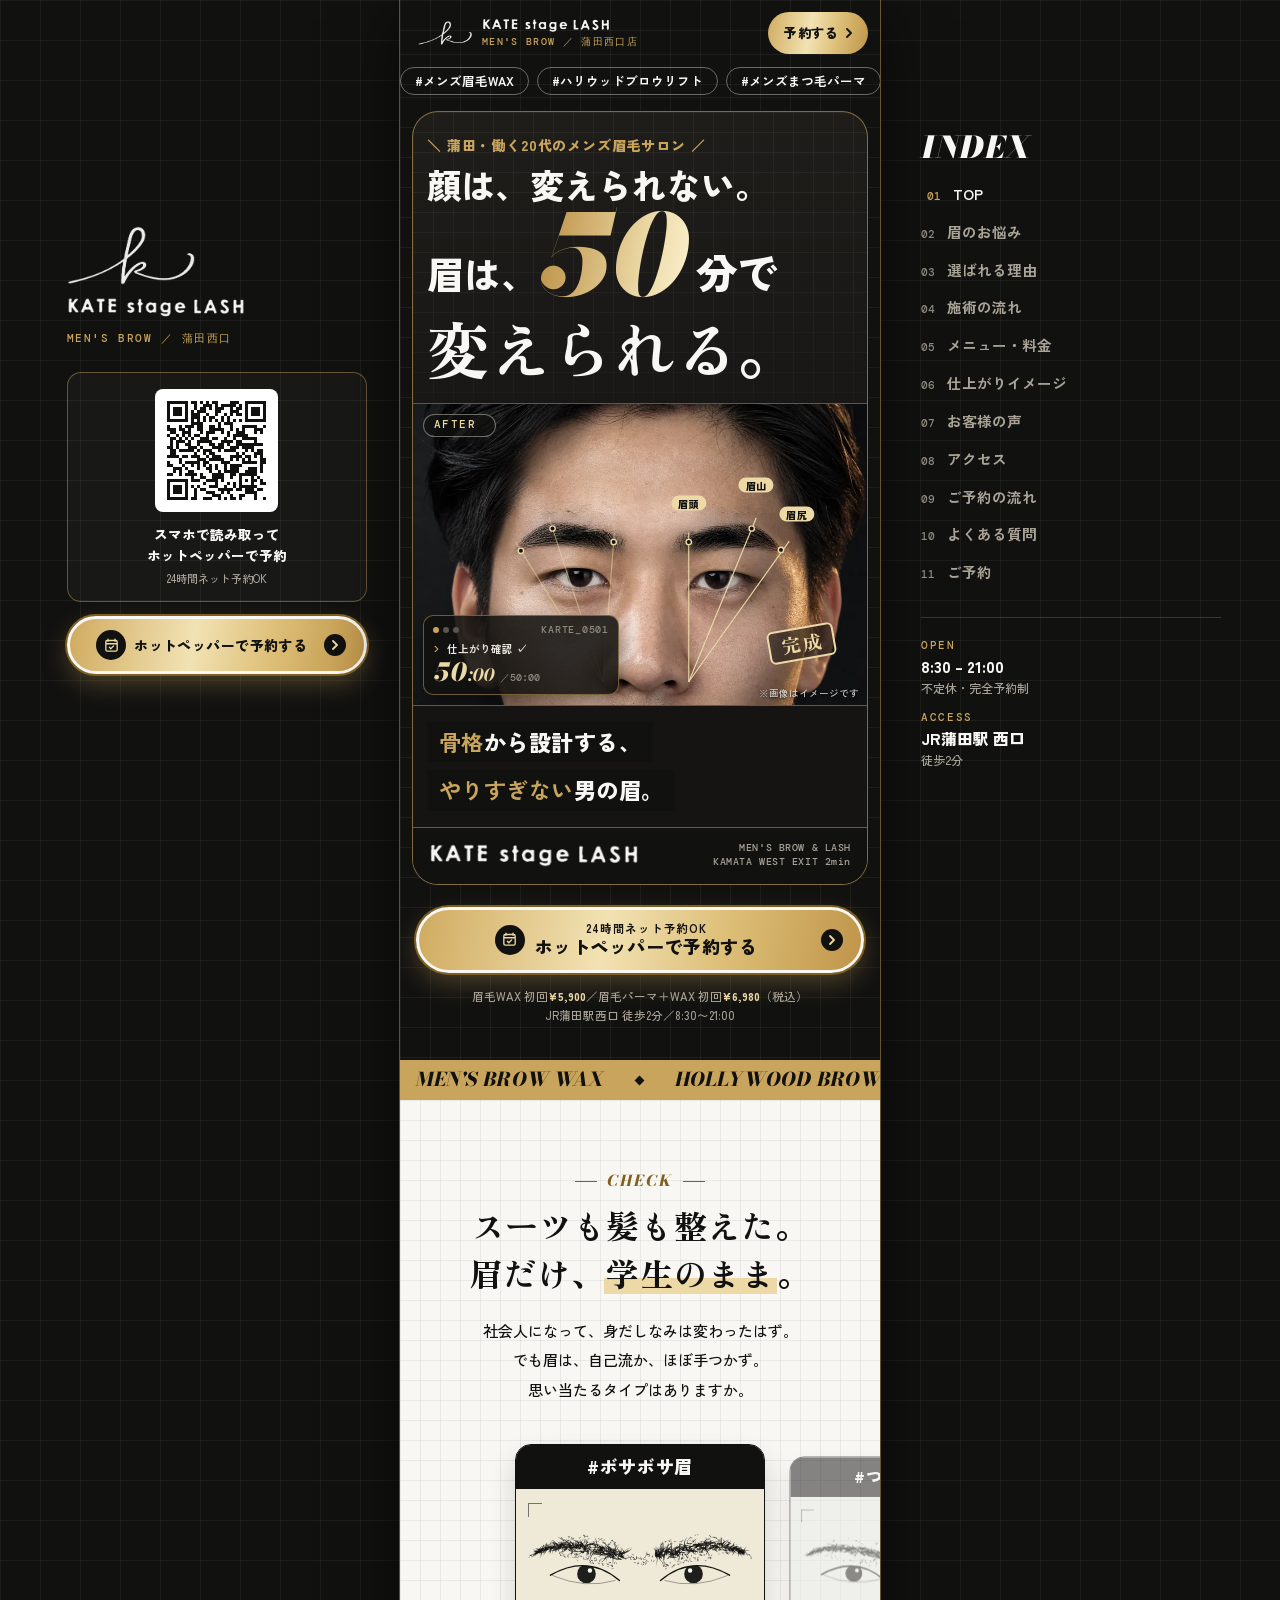
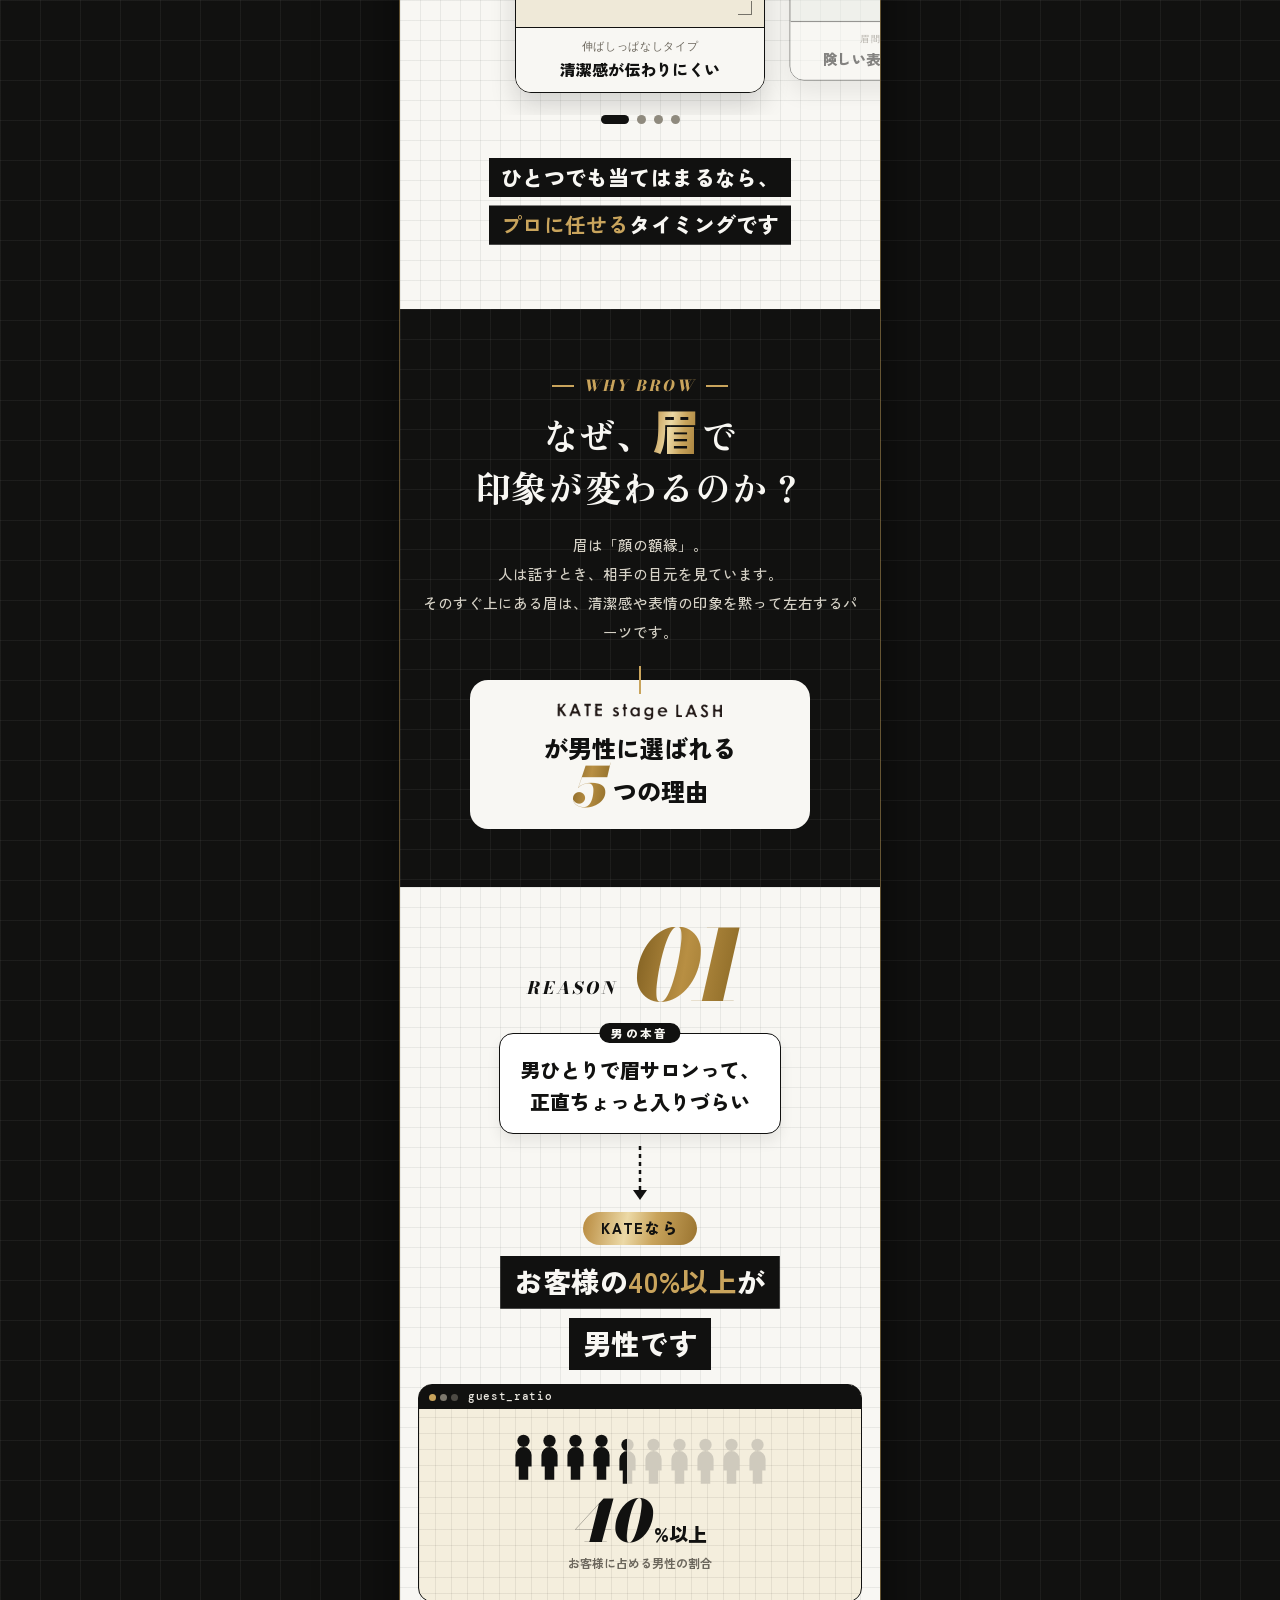
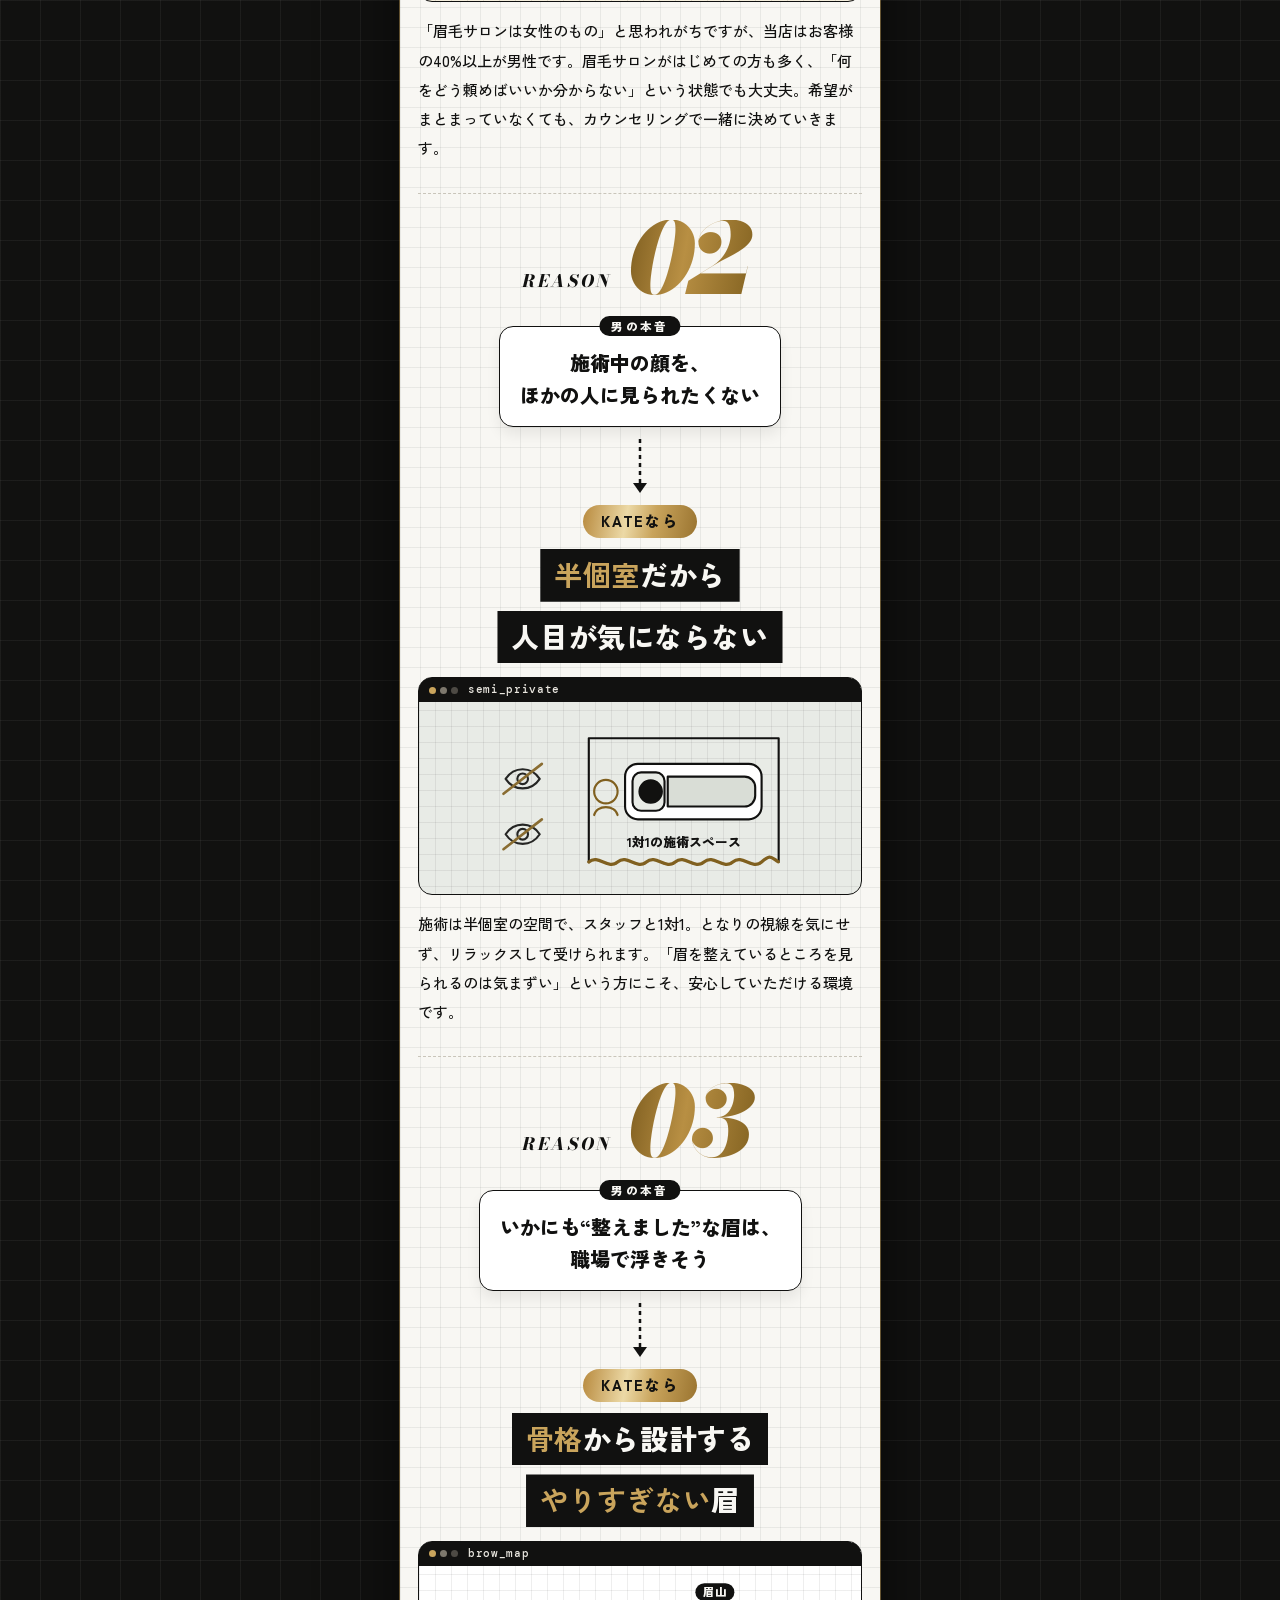
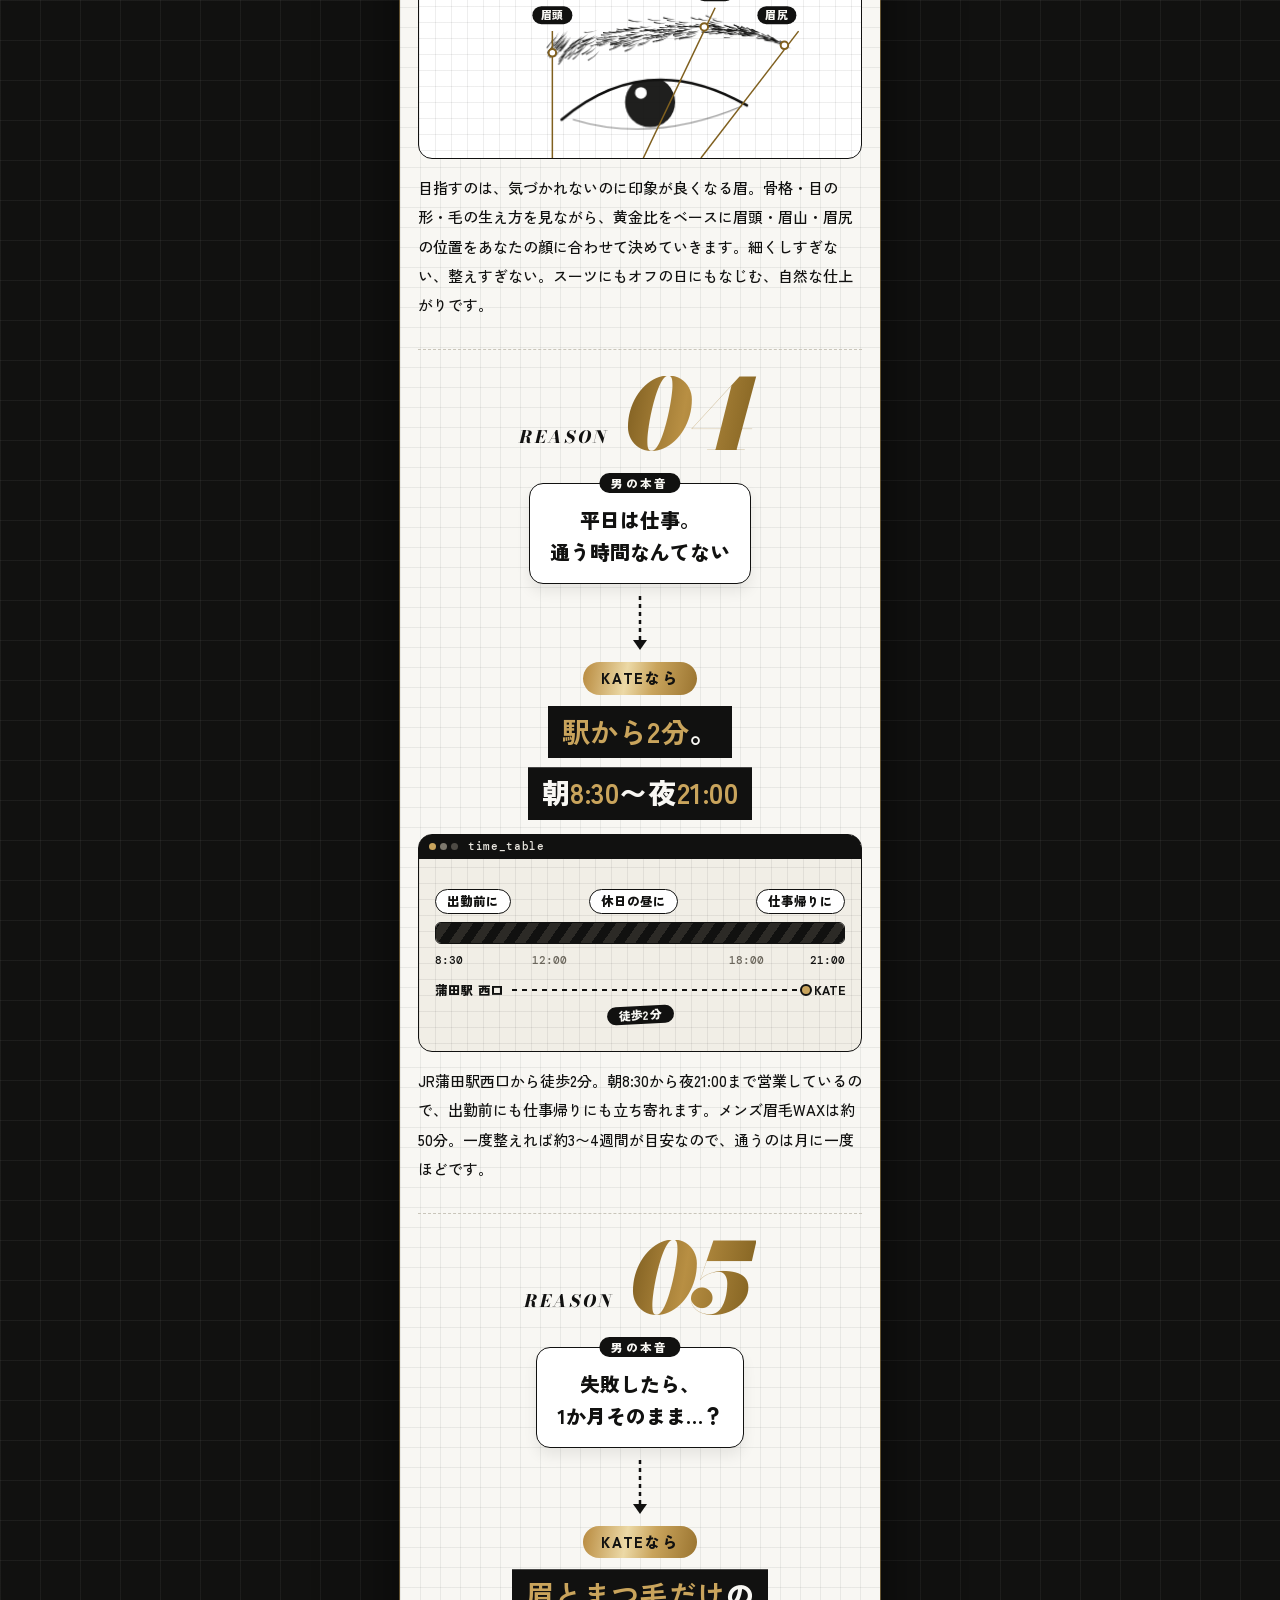
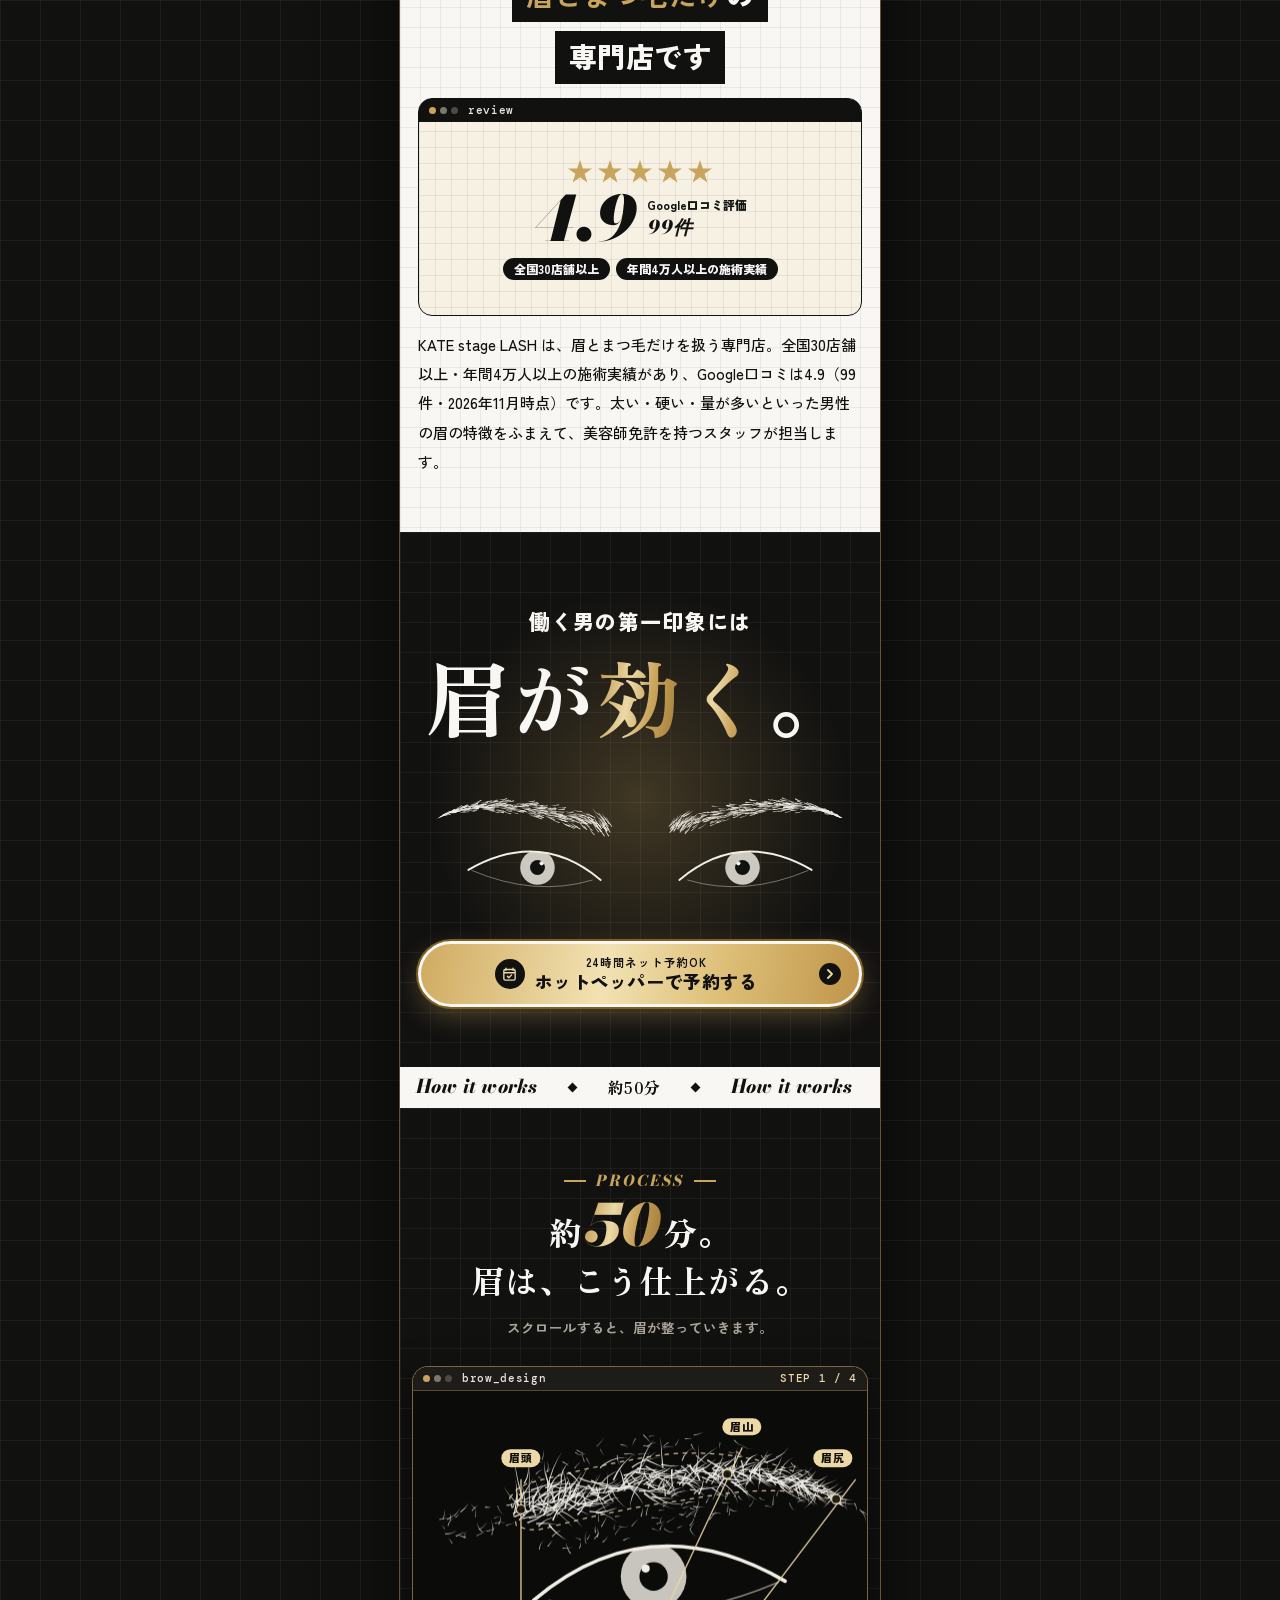
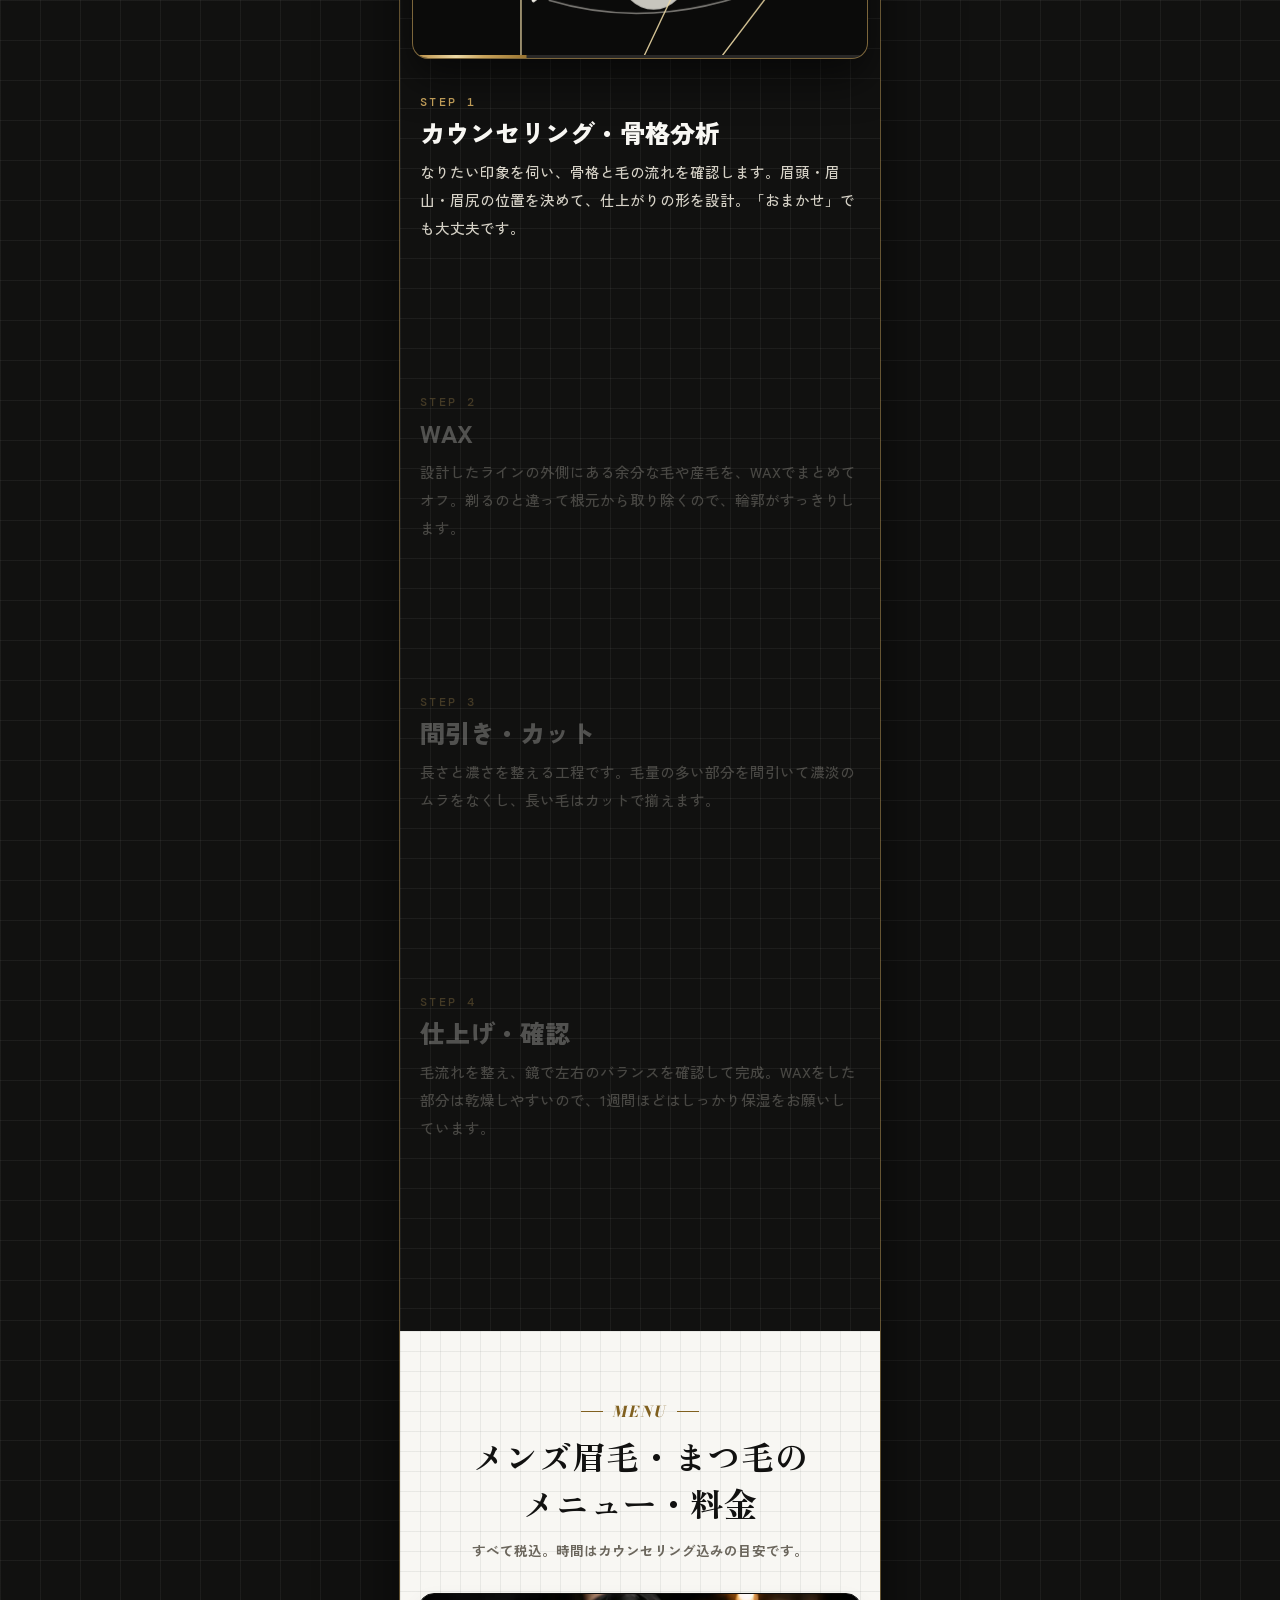
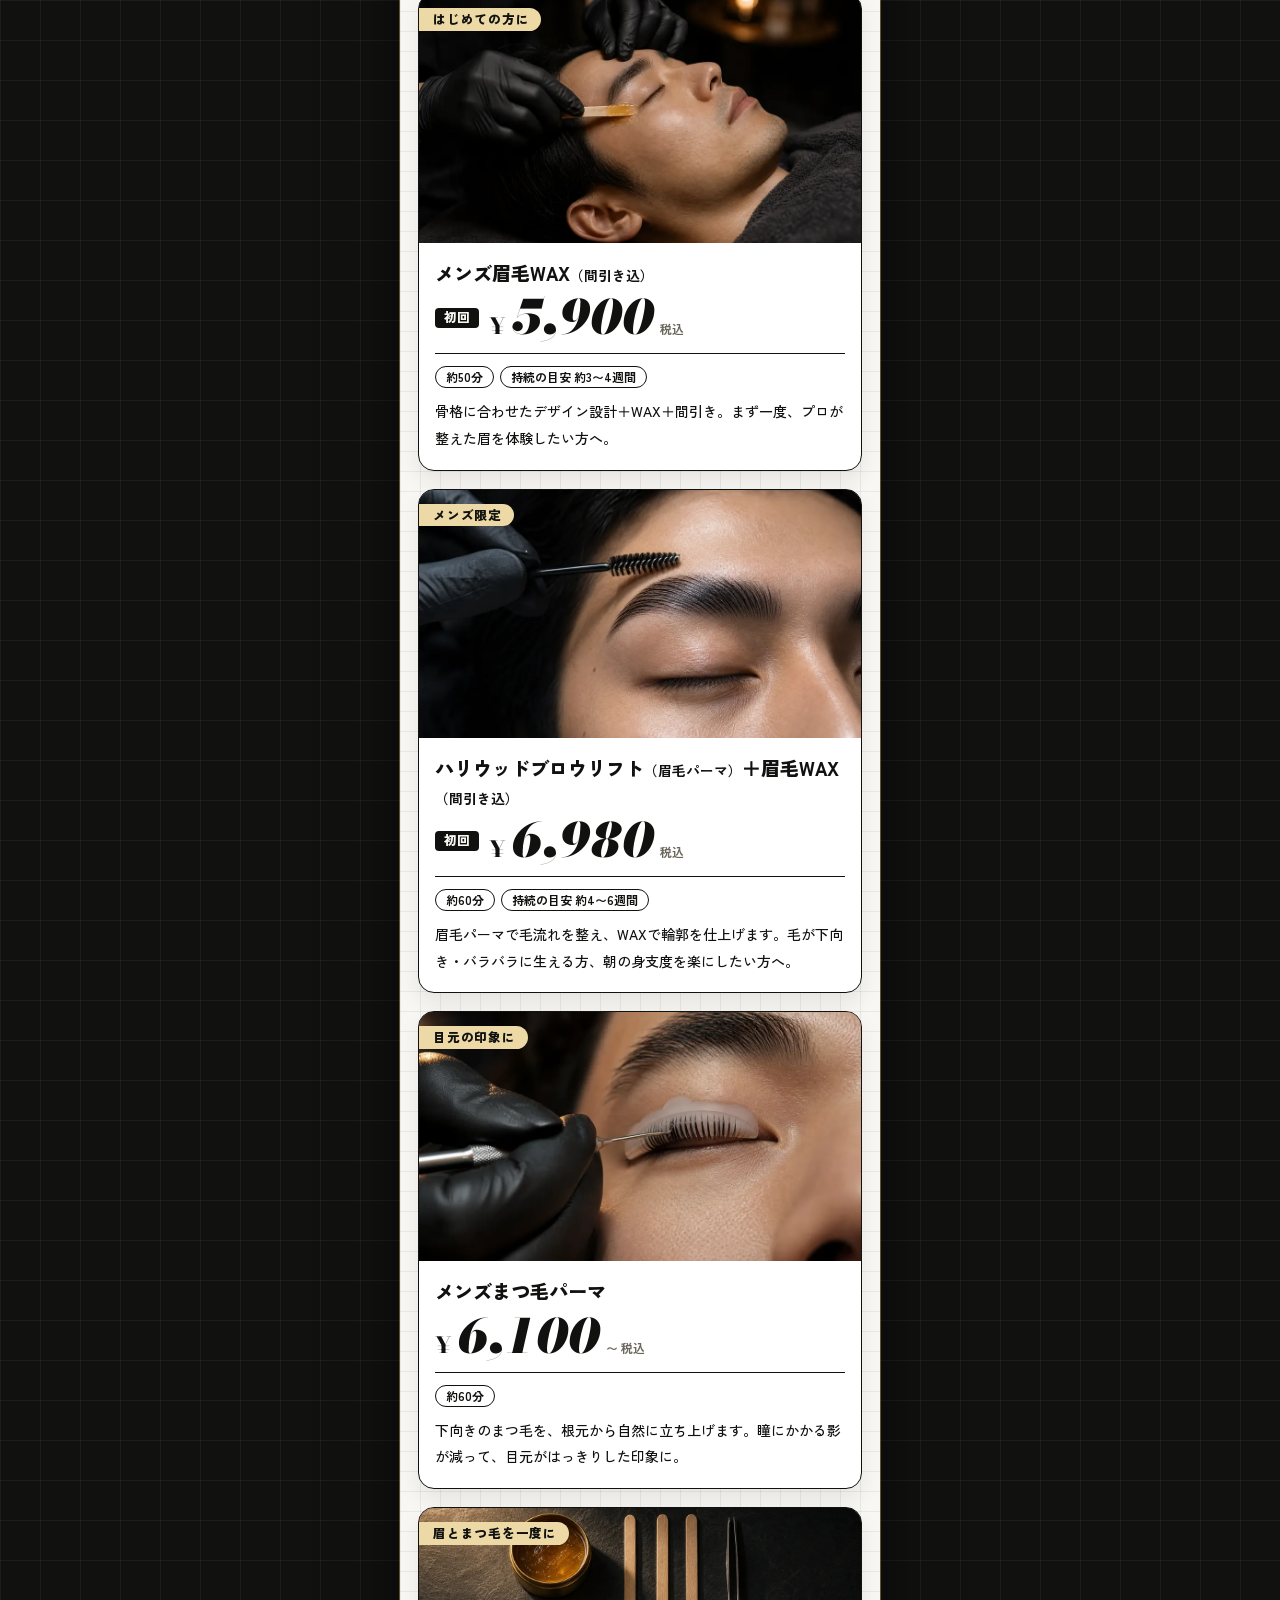
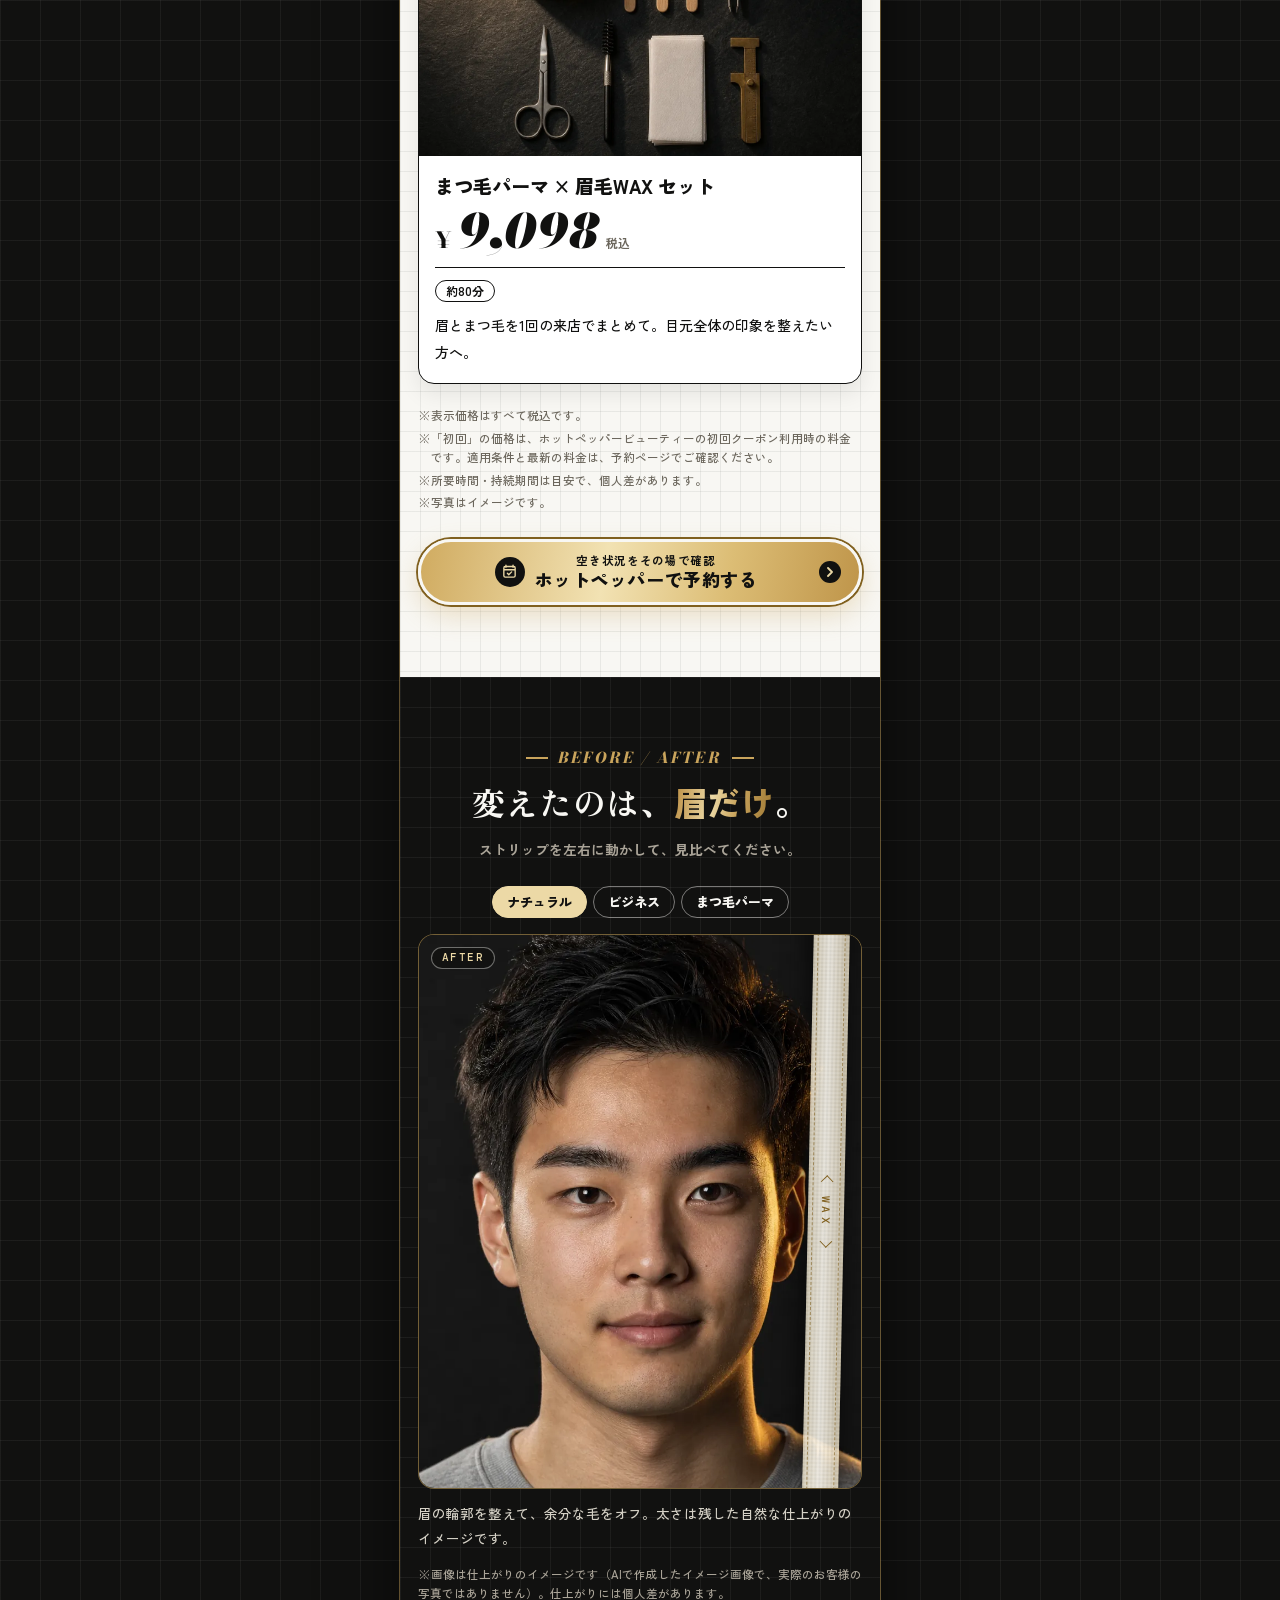
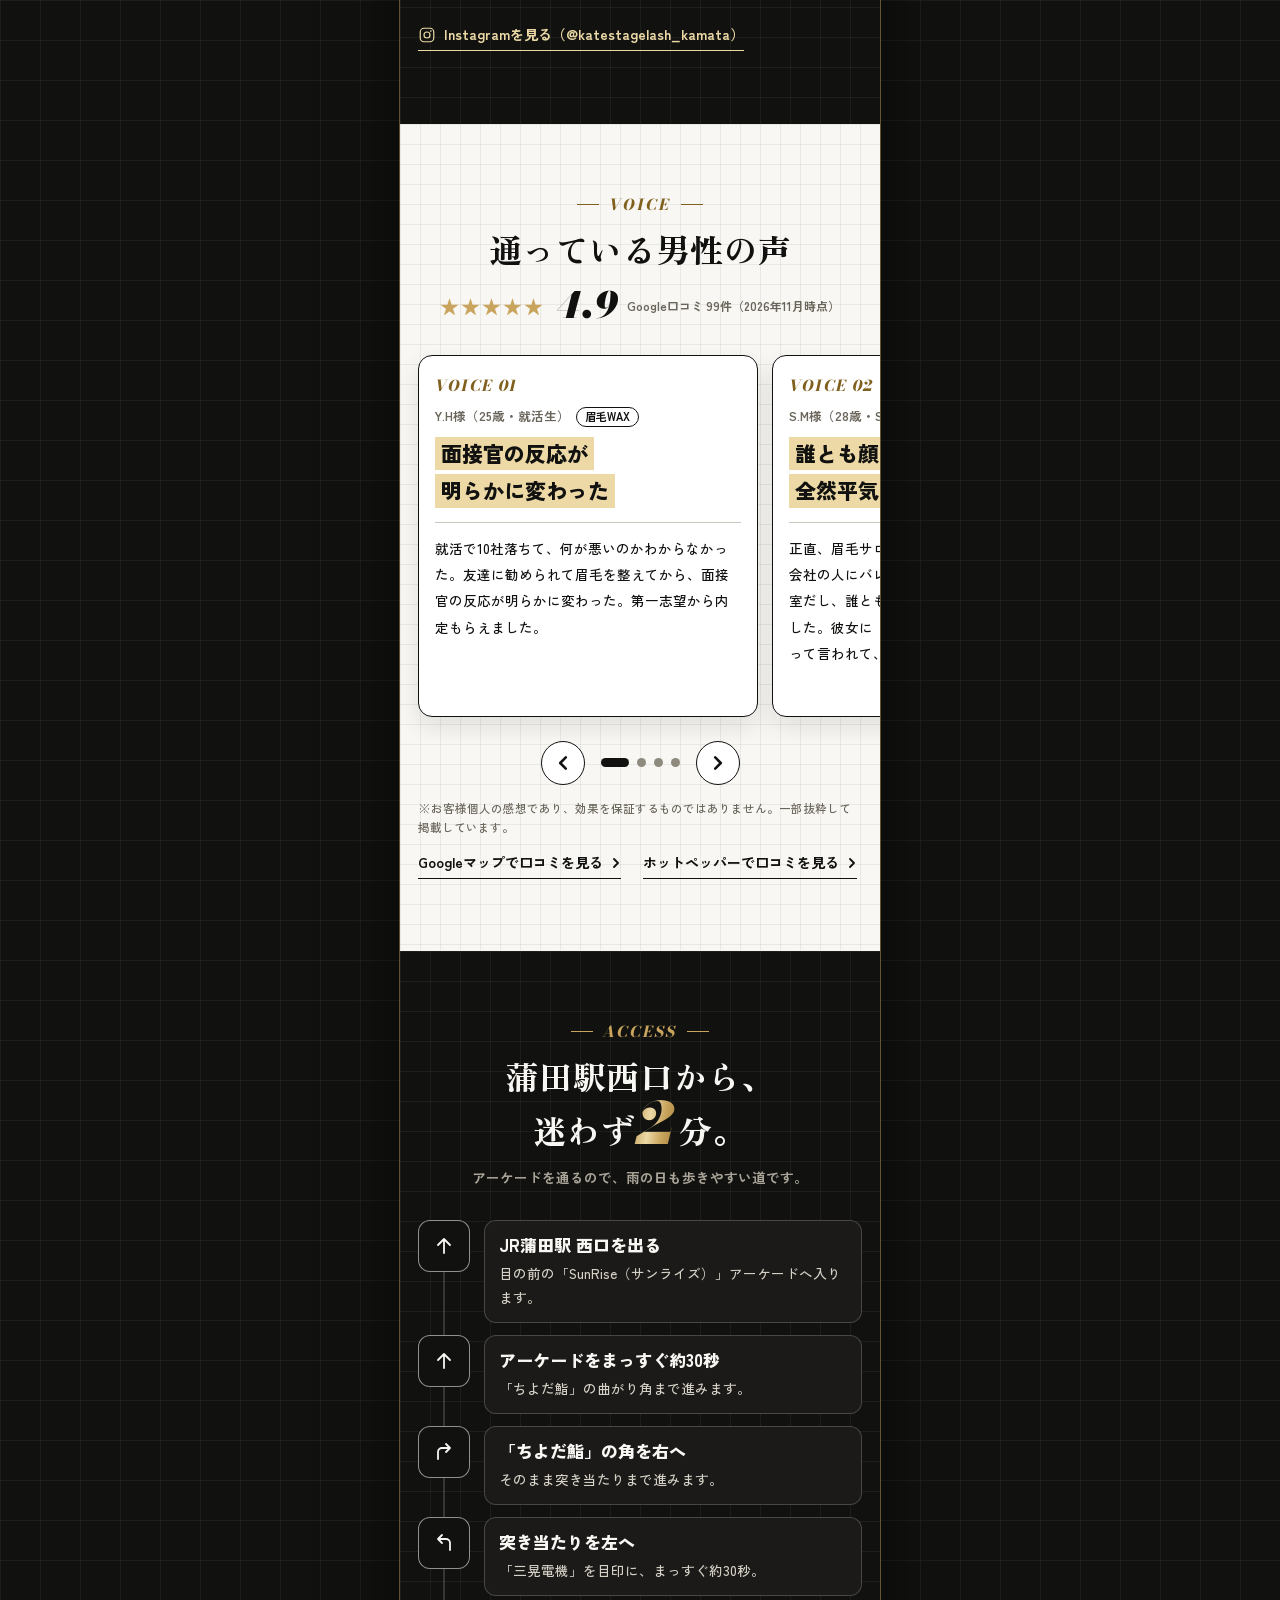
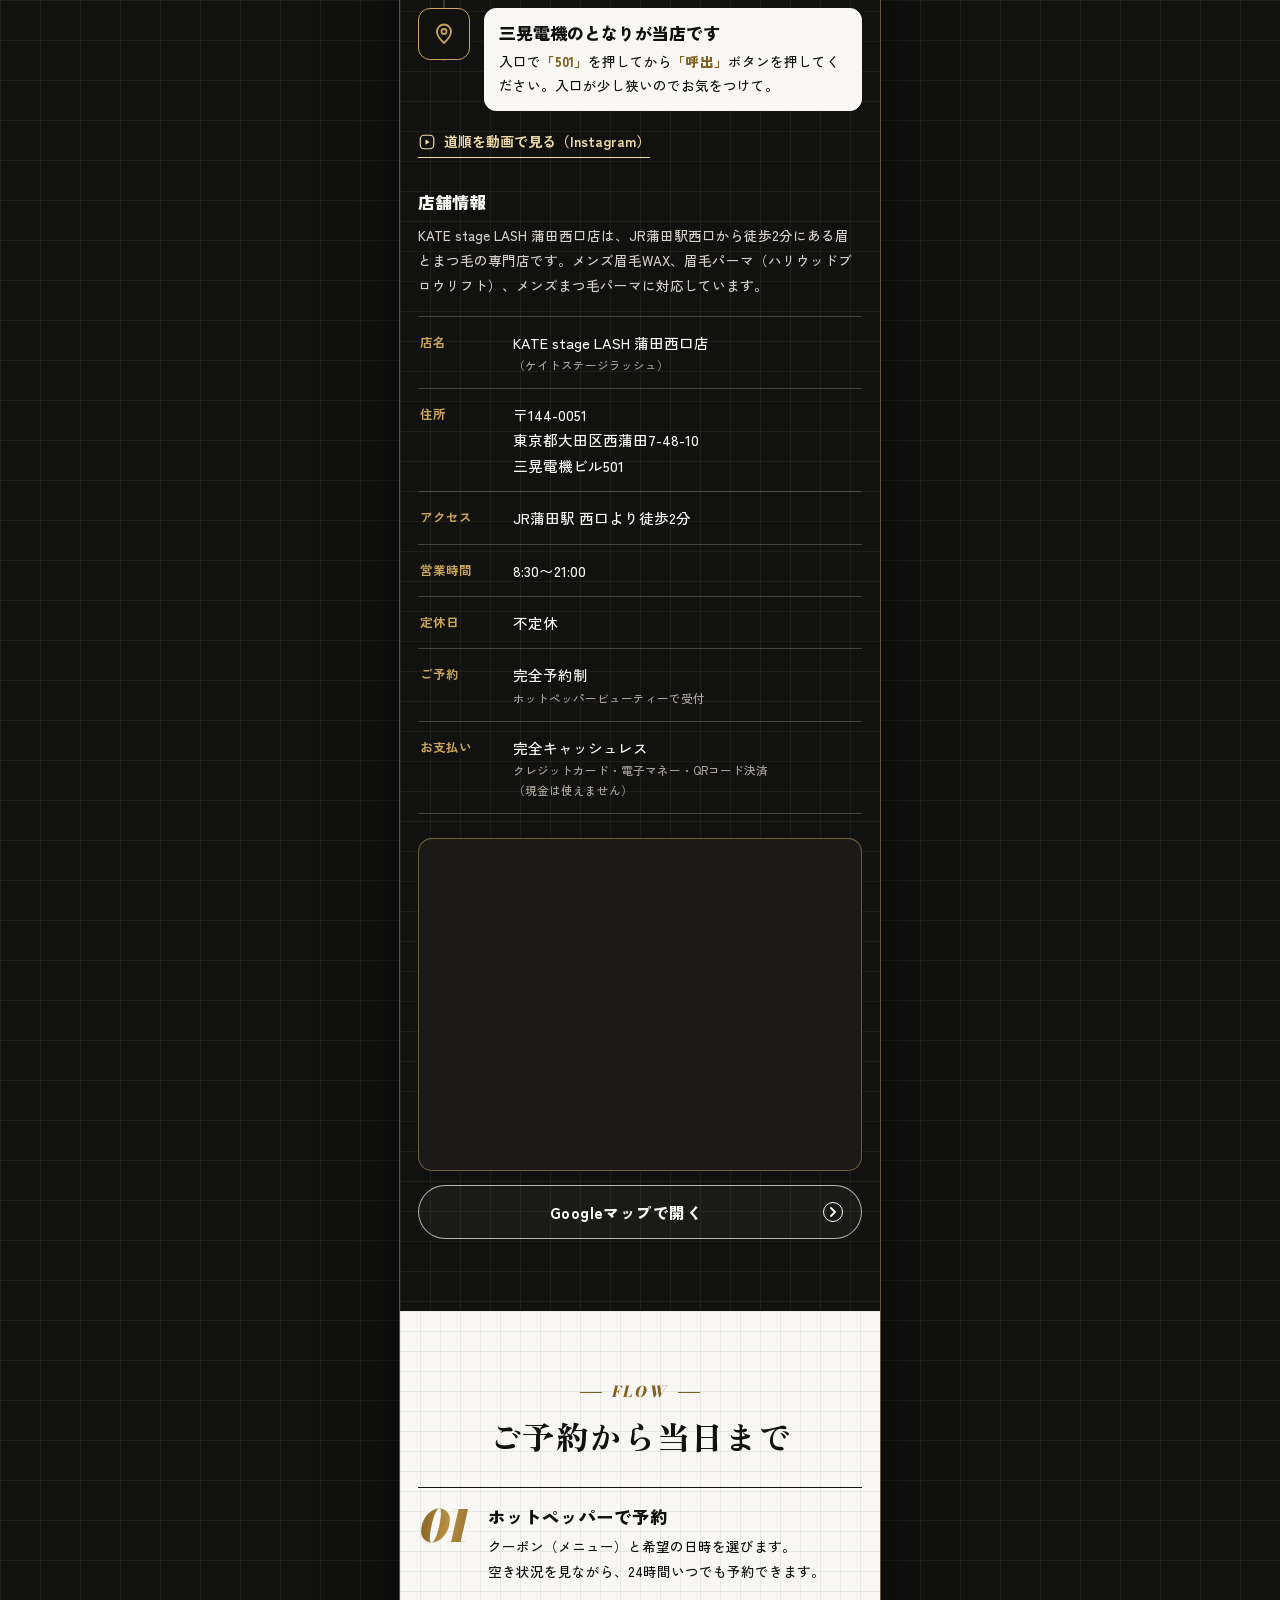
<file: index.html>
<!DOCTYPE html>
<html lang="ja">
<head>
<meta charset="UTF-8">
<meta name="viewport" content="width=device-width, initial-scale=1, viewport-fit=cover">
<meta name="theme-color" content="#111110">
<meta name="format-detection" content="telephone=no">

<title>蒲田のメンズ眉毛サロン｜KATE stage LASH 蒲田西口店【駅徒歩2分・眉毛WAX・眉毛パーマ】</title>
<meta name="description" content="蒲田のメンズ眉毛サロン。JR蒲田駅西口から徒歩2分・Google口コミ4.9。半個室で1対1、骨格から設計する「やりすぎない」眉毛WAX 初回¥5,900／眉毛パーマ＋WAX 初回¥6,980（税込）。8:30〜21:00、24時間ネット予約OK。">
<meta name="author" content="KATE stage LASH 蒲田西口店">
<meta name="robots" content="index, follow, max-image-preview:large">
<link rel="canonical" href="https://katestagelash.jp/KATE-HP/">

<!-- Google tag (gtag.js)：女性向け LP（/Brand/）と同じ GA4 と Google 広告のアカウントに送る -->
<script async src="https://www.googletagmanager.com/gtag/js?id=G-29VF3FWBLH"></script>
<script>
  window.dataLayer = window.dataLayer || [];
  function gtag(){dataLayer.push(arguments);}
  gtag('js', new Date());

  gtag('config', 'G-29VF3FWBLH');
  gtag('config', 'AW-18561212683');

  /* Google 広告のコンバージョン：ホットペッパーの予約ページへのリンクが押された時に送る。
     ホットペッパーの口コミページ（/review/）へのリンクは予約ではないので数えない。
     LINE（エルメの流入経路 s.lmes.jp・直接の友だち追加 lin.ee）は、今はこのページにないが、置いた時に数えられるようにしておく。
     どのリンクも別タブで開くため、このページの移動は待たせない */
  document.addEventListener('click', function (event) {
    var link = event.target && event.target.closest ? event.target.closest('a[href]') : null;
    if (!link) { return; }
    if (link.hostname === 'beauty.hotpepper.jp' && link.pathname.indexOf('/review/') === -1) {
      gtag('event', 'conversion', {'send_to': 'AW-18561212683/3yEOCLPtw7odEIvC1pJF'});
    } else if (link.hostname === 's.lmes.jp' || link.hostname === 'lin.ee') {
      gtag('event', 'conversion', {'send_to': 'AW-18561212683/19mHCLbtw7odEIvC1pJF'});
    }
  });
</script>

<!-- Meta ピクセル（Facebook・Instagram 広告の効果測定）。女性向け LP（/Brand/）と同じデータセット「ケイト広告」（2010357583154509） -->
<script>
  !function(f,b,e,v,n,t,s)
  {if(f.fbq)return;n=f.fbq=function(){n.callMethod?
  n.callMethod.apply(n,arguments):n.queue.push(arguments)};
  if(!f._fbq)f._fbq=n;n.push=n;n.loaded=!0;n.version='2.0';
  n.queue=[];t=b.createElement(e);t.async=!0;
  t.src=v;s=b.getElementsByTagName(e)[0];
  s.parentNode.insertBefore(t,s)}(window, document,'script',
  'https://connect.facebook.net/en_US/fbevents.js');
  fbq('init', '2010357583154509');
  fbq('track', 'PageView');

  /* Meta 広告の成果（Lead）：ホットペッパーの予約ページへのリンクが押された時に送る。
     Meta 広告は、このイベントが起きやすい人に配信を寄せる。
     ホットペッパーの口コミページ（/review/）へのリンクは予約ではないので数えない。
     LINE（エルメの流入経路 s.lmes.jp・直接の友だち追加 lin.ee）は、今はこのページにないが、置いた時に数えられるようにしておく。
     続けて何度押されても件数がふくらまないよう、1回のページ表示につき最初の1回だけ送る。
     どちらのボタンだったかは content_name（hotpepper / line）、どのページかは content_category で区別する */
  (function () {
    var sent = false;
    document.addEventListener('click', function (event) {
      var link = event.target && event.target.closest ? event.target.closest('a[href]') : null;
      if (!link || sent) { return; }
      var name = null;
      if (link.hostname === 'beauty.hotpepper.jp' && link.pathname.indexOf('/review/') === -1) {
        name = 'hotpepper';
      } else if (link.hostname === 's.lmes.jp' || link.hostname === 'lin.ee') {
        name = 'line';
      }
      if (!name) { return; }
      sent = true;
      fbq('track', 'Lead', { content_name: name, content_category: 'mens_lp' });
    });
  })();
</script>

<!-- Microsoft Clarity（ヒートマップ・操作の再生）。女性向け LP と同じプロジェクト。ページ内の細かい計測は js/measure.js -->
<script type="text/javascript">
    (function(c,l,a,r,i,t,y){
        c[a]=c[a]||function(){(c[a].q=c[a].q||[]).push(arguments)};
        t=l.createElement(r);t.async=1;t.src="https://www.clarity.ms/tag/"+i;
        y=l.getElementsByTagName(r)[0];y.parentNode.insertBefore(t,y);
    })(window, document, "clarity", "script", "zfv01oyk04");
</script>

<meta property="og:type" content="website">
<meta property="og:url" content="https://katestagelash.jp/KATE-HP/">
<meta property="og:site_name" content="KATE stage LASH 蒲田西口店｜メンズ眉毛">
<meta property="og:title" content="顔は、変えられない。眉は、50分で変えられる。｜蒲田のメンズ眉毛 KATE stage LASH">
<meta property="og:description" content="蒲田駅西口から徒歩2分。骨格から設計する、やりすぎない男の眉。眉毛WAX 初回¥5,900／眉毛パーマ＋WAX 初回¥6,980。">
<meta property="og:image" content="https://katestagelash.jp/KATE-HP/assets/images/og-image.jpg">
<meta property="og:image:width" content="1200">
<meta property="og:image:height" content="630">
<meta property="og:locale" content="ja_JP">
<meta name="twitter:card" content="summary_large_image">
<meta name="twitter:title" content="顔は、変えられない。眉は、50分で変えられる。｜蒲田のメンズ眉毛 KATE stage LASH">
<meta name="twitter:description" content="蒲田駅西口から徒歩2分。骨格から設計する、やりすぎない男の眉。眉毛WAX 初回¥5,900／眉毛パーマ＋WAX 初回¥6,980。">
<meta name="twitter:image" content="https://katestagelash.jp/KATE-HP/assets/images/og-image.jpg">

<link rel="icon" type="image/svg+xml" href="assets/images/favicon.svg">
<link rel="apple-touch-icon" href="assets/images/apple-touch-icon.png">

<link rel="preconnect" href="https://fonts.googleapis.com">
<link rel="preconnect" href="https://fonts.gstatic.com" crossorigin>
<link rel="stylesheet" href="https://fonts.googleapis.com/css2?family=Bodoni+Moda:ital,opsz,wght@0,6..96,700..900;1,6..96,600..900&amp;family=DM+Mono:wght@400;500&amp;family=Zen+Kaku+Gothic+New:wght@500;700;900&amp;family=Zen+Old+Mincho:wght@700;900&amp;display=swap">
<link rel="preload" as="image" href="assets/images/hero-before.webp" imagesrcset="assets/images/hero-before-800.webp 800w, assets/images/hero-before.webp 1200w" imagesizes="(min-width: 481px) 454px, calc(100vw - 26px)" fetchpriority="high">
<link rel="stylesheet" href="css/style.css?v=20261128">

<script type="application/ld+json">
{
  "@context": "https://schema.org",
  "@graph": [
    {
      "@type": "BeautySalon",
      "@id": "https://katestagelash.jp/#salon",
      "name": "KATE stage LASH 蒲田西口店",
      "alternateName": "ケイトステージラッシュ 蒲田西口店",
      "description": "JR蒲田駅西口から徒歩2分、眉とまつ毛の専門店。メンズ眉毛WAX、眉毛パーマ（ハリウッドブロウリフト）、メンズまつ毛パーマに対応。半個室でスタッフと1対1の施術。",
      "url": "https://katestagelash.jp/",
      "image": "https://katestagelash.jp/KATE-HP/assets/images/og-image.jpg",
      "logo": "https://katestagelash.jp/KATE-HP/assets/images/logo.png",
      "priceRange": "¥5,900〜",
      "currenciesAccepted": "JPY",
      "paymentAccepted": "クレジットカード, 電子マネー, QRコード決済",
      "address": {
        "@type": "PostalAddress",
        "streetAddress": "西蒲田7-48-10 三晃電機ビル501",
        "addressLocality": "大田区",
        "addressRegion": "東京都",
        "postalCode": "144-0051",
        "addressCountry": "JP"
      },
      "hasMap": "https://maps.google.com/maps?cid=12663300649398044844",
      "openingHoursSpecification": [
        {
          "@type": "OpeningHoursSpecification",
          "dayOfWeek": [
            "Monday",
            "Tuesday",
            "Wednesday",
            "Thursday",
            "Friday",
            "Saturday",
            "Sunday"
          ],
          "opens": "08:30",
          "closes": "21:00"
        }
      ],
      "sameAs": [
        "https://www.instagram.com/katestagelash_kamata/",
        "https://beauty.hotpepper.jp/kr/slnH000797013/",
        "https://maps.google.com/maps?cid=12663300649398044844"
      ],
      "hasOfferCatalog": {
        "@type": "OfferCatalog",
        "name": "メンズメニュー",
        "itemListElement": [
          {
            "@type": "Offer",
            "name": "メンズ眉毛WAX（間引き込）初回",
            "price": "5900",
            "priceCurrency": "JPY",
            "itemOffered": {
              "@type": "Service",
              "name": "メンズ眉毛WAX（間引き込）",
              "description": "骨格に合わせたデザイン設計＋WAX＋間引き。所要時間 約50分、持続の目安 約3〜4週間。"
            }
          },
          {
            "@type": "Offer",
            "name": "【メンズ限定】ハリウッドブロウリフト＋眉毛WAX（間引き込）初回",
            "price": "6980",
            "priceCurrency": "JPY",
            "itemOffered": {
              "@type": "Service",
              "name": "メンズ眉毛パーマ（ハリウッドブロウリフト）＋眉毛WAX（間引き込）",
              "description": "眉毛パーマで毛流れを整え、WAXで輪郭を仕上げるメンズ限定メニュー。所要時間 約60分、持続の目安 約4〜6週間。"
            }
          },
          {
            "@type": "Offer",
            "name": "メンズまつ毛パーマ",
            "price": "6100",
            "priceCurrency": "JPY",
            "itemOffered": {
              "@type": "Service",
              "name": "メンズまつ毛パーマ",
              "description": "下向きのまつ毛を根元から自然に立ち上げる。所要時間 約60分。料金は¥6,100から。"
            }
          },
          {
            "@type": "Offer",
            "name": "まつ毛パーマ×眉毛WAXセット",
            "price": "9098",
            "priceCurrency": "JPY",
            "itemOffered": {
              "@type": "Service",
              "name": "まつ毛パーマ×眉毛WAXセット",
              "description": "眉とまつ毛を1回の来店でまとめて整えるセット。所要時間 約80分。"
            }
          }
        ]
      }
    },
    {
      "@type": "WebPage",
      "@id": "https://katestagelash.jp/KATE-HP/#webpage",
      "url": "https://katestagelash.jp/KATE-HP/",
      "name": "蒲田のメンズ眉毛サロン｜KATE stage LASH 蒲田西口店【駅徒歩2分・眉毛WAX・眉毛パーマ】",
      "description": "蒲田のメンズ眉毛サロン。JR蒲田駅西口から徒歩2分・Google口コミ4.9。半個室で1対1、骨格から設計する「やりすぎない」眉毛WAX 初回¥5,900／眉毛パーマ＋WAX 初回¥6,980（税込）。8:30〜21:00、24時間ネット予約OK。",
      "inLanguage": "ja",
      "about": {
        "@id": "https://katestagelash.jp/#salon"
      },
      "primaryImageOfPage": {
        "@type": "ImageObject",
        "url": "https://katestagelash.jp/KATE-HP/assets/images/og-image.jpg",
        "width": 1200,
        "height": 630
      },
      "breadcrumb": {
        "@id": "https://katestagelash.jp/KATE-HP/#breadcrumb"
      },
      "dateModified": "2026-11-28"
    },
    {
      "@type": "BreadcrumbList",
      "@id": "https://katestagelash.jp/KATE-HP/#breadcrumb",
      "itemListElement": [
        {
          "@type": "ListItem",
          "position": 1,
          "name": "ケイトステージラッシュ蒲田西口店",
          "item": "https://katestagelash.jp/"
        },
        {
          "@type": "ListItem",
          "position": 2,
          "name": "メンズ眉毛",
          "item": "https://katestagelash.jp/KATE-HP/"
        }
      ]
    },
    {
      "@type": "FAQPage",
      "@id": "https://katestagelash.jp/KATE-HP/#faq",
      "mainEntity": [
        {
          "@type": "Question",
          "name": "男性ひとりでも入りやすいですか？",
          "acceptedAnswer": {
            "@type": "Answer",
            "text": "はい。お客様の40%以上が男性で、眉毛サロンがはじめての方も多くいらっしゃいます。施術は半個室で行うので、周りの目も気になりません。"
          }
        },
        {
          "@type": "Question",
          "name": "痛みはありますか？",
          "acceptedAnswer": {
            "@type": "Answer",
            "text": "WAXをはがす瞬間にピリッと感じる程度で、すぐにおさまる方がほとんどです（感じ方には個人差があります）。不安な方や肌が敏感な方は、施術前にお伝えください。様子を見ながら進めます。"
          }
        },
        {
          "@type": "Question",
          "name": "「やりすぎ」になりませんか？",
          "acceptedAnswer": {
            "@type": "Answer",
            "text": "骨格と毛の生え方に合わせて設計し、自然で清潔感のある仕上がりを基本にしています。「細くしすぎたくない」「気づかれない程度に」といったご希望も、カウンセリングでそのままお伝えください。"
          }
        },
        {
          "@type": "Question",
          "name": "どのくらい持ちますか？",
          "acceptedAnswer": {
            "@type": "Answer",
            "text": "眉毛WAXは約3〜4週間、ハリウッドブロウリフトは約4〜6週間が目安です（個人差があります）。月に1回ほどのメンテナンスがおすすめです。"
          }
        },
        {
          "@type": "Question",
          "name": "眉毛WAXと眉毛パーマ（ハリウッドブロウリフト）の違いは？",
          "acceptedAnswer": {
            "@type": "Answer",
            "text": "眉毛WAXは、設計したラインの外側にある余分な毛や産毛をWAXで取り除き、眉の輪郭を整えるメニューです（約50分・持続の目安 約3〜4週間）。眉毛パーマ（ハリウッドブロウリフト）＋眉毛WAXは、パーマで毛流れを整えてから、WAXで輪郭を仕上げるメンズ限定のメニューです（約60分・持続の目安 約4〜6週間）。毛が下向きやバラバラに生える方、朝の身支度を楽にしたい方には、眉毛パーマ＋眉毛WAXがおすすめです。"
          }
        },
        {
          "@type": "Question",
          "name": "来店前に準備することはありますか？",
          "acceptedAnswer": {
            "@type": "Answer",
            "text": "特別な準備は必要ありません。ご自身でのお手入れ（剃る・抜く）は、できるだけ控えてお越しいただくと、デザインの幅が広がります。"
          }
        },
        {
          "@type": "Question",
          "name": "男性でもまつ毛パーマはできますか？",
          "acceptedAnswer": {
            "@type": "Answer",
            "text": "はい、対応しています。下向きのまつ毛を自然に立ち上げるメニューで、眉毛WAXとのセットもご用意しています。"
          }
        },
        {
          "@type": "Question",
          "name": "予約方法は？当日予約はできますか？",
          "acceptedAnswer": {
            "@type": "Answer",
            "text": "完全予約制です。ホットペッパービューティーからご予約ください。当日でも空きがあればご案内できますので、予約ページで空き状況をご確認ください。"
          }
        },
        {
          "@type": "Question",
          "name": "予約の変更・キャンセルはできますか？",
          "acceptedAnswer": {
            "@type": "Answer",
            "text": "日程の変更・キャンセルは、分かった時点でお早めにお手続き・ご連絡をお願いします。ご連絡のないキャンセルの場合は、キャンセル料を申し受けることがあります。"
          }
        },
        {
          "@type": "Question",
          "name": "支払い方法は？",
          "acceptedAnswer": {
            "@type": "Answer",
            "text": "完全キャッシュレスです。クレジットカード、電子マネー、QRコード決済（PayPayなど）をご利用いただけます。現金はご利用いただけませんので、ご注意ください。"
          }
        }
      ]
    }
  ]
}
</script>
</head>
<body>
<div class="progress" aria-hidden="true"><i id="progress"></i></div>

<div class="shell">

  <!-- ===== PC：左パネル ===== -->
  <aside class="side side--l" aria-label="KATE stage LASH 蒲田西口店">
    <div class="side__in">
      <img class="side__mark" src="assets/images/logo-mark-white.png" width="659" height="302" alt="">
      <img class="side__word" src="assets/images/logo-word-white.png" width="470" height="56" alt="KATE stage LASH">
      <p class="side__tag">MEN'S BROW ／ 蒲田西口</p>
      <p class="side__catch" aria-hidden="true"><span>顔は、変えられない。</span><span>眉は、<b>50</b>分で変えられる。</span></p>
      <div class="side__qr">
        <img src="assets/images/hpb-qr.svg" width="123" height="123" alt="ホットペッパービューティー予約ページのQRコード">
        <p><b>スマホで読み取って<br>ホットペッパーで予約</b><small>24時間ネット予約OK</small></p>
      </div>
      <div class="btns">
        <a class="btn btn--main" href="https://beauty.hotpepper.jp/kr/slnH000797013/" target="_blank" rel="noopener noreferrer">
          <span class="btn__ico" aria-hidden="true"><svg viewBox="0 0 24 24"><path d="M7 3v3M17 3v3M4 9.5h16M6 5h12a2 2 0 012 2v11a2 2 0 01-2 2H6a2 2 0 01-2-2V7a2 2 0 012-2z"/><path class="tick" pathLength="1" d="M9 14.5l2 2 4-4"/></svg></span>
          <span class="btn__txt">ホットペッパーで予約する</span>
          <span class="btn__arrow" aria-hidden="true"><svg viewBox="0 0 10 10"><path d="M3 1l4 4-4 4" fill="none" stroke="currentColor" stroke-width="1.8" stroke-linecap="round" stroke-linejoin="round"/></svg></span>
        </a>
      </div>
    </div>
  </aside>

  <!-- ===== LP 本体 ===== -->
  <main class="lp" id="lp">

    <header class="hd">
      <a class="hd__logo" href="#top">
        <img src="assets/images/logo-mark-white.png" width="659" height="302" alt="">
        <span class="hd__name"><img src="assets/images/logo-word-white.png" width="470" height="56" alt="KATE stage LASH"><small>MEN'S BROW ／ 蒲田西口店</small></span>
      </a>
      <a class="hd__cta" href="https://beauty.hotpepper.jp/kr/slnH000797013/" target="_blank" rel="noopener noreferrer" aria-label="ホットペッパービューティーで予約する">予約する<svg viewBox="0 0 10 10" aria-hidden="true"><path d="M3 1l4 4-4 4" fill="none" stroke="currentColor" stroke-width="1.8" stroke-linecap="round" stroke-linejoin="round"/></svg></a>
    </header>

    <div class="tags" aria-hidden="true"><div class="tags__track" data-tags="#メンズ眉毛WAX|#ハリウッドブロウリフト|#メンズまつ毛パーマ|#蒲田駅西口 徒歩2分|#朝8:30〜夜21:00|#半個室|#男性のお客様40%以上|#完全予約制"></div></div>

    <!-- ========== FV ========== -->
    <section class="fv" id="top" data-index="TOP">
      <div class="fv__card">
        <h1 class="fv__h1">
          <span class="fv__lead">＼ 蒲田・働く20代のメンズ眉毛サロン ／</span>
          <span class="ln l1"><span>顔は、変えられない。</span></span>
          <span class="ln l2"><span>眉は、<b class="num">50</b><i>分で</i></span></span>
          <span class="ln l3"><span>変えられる。</span></span>
        </h1>

        <div class="fv__photo" id="fvPhoto">
          <img class="fv__img" src="assets/images/hero-after.webp" srcset="assets/images/hero-after-800.webp 800w, assets/images/hero-after.webp 1200w" sizes="(min-width: 481px) 454px, calc(100vw - 26px)" width="1200" height="800" alt="メンズ眉毛WAXで眉を整えたあとの男性の目元（仕上がりイメージ）" decoding="async" fetchpriority="high">
          <img class="fv__img fv__img--before" src="assets/images/hero-before.webp" srcset="assets/images/hero-before-800.webp 800w, assets/images/hero-before.webp 1200w" sizes="(min-width: 481px) 454px, calc(100vw - 26px)" width="1200" height="800" alt="" aria-hidden="true" decoding="async" fetchpriority="high">
          <svg class="fv__map" viewBox="0 0 1536 1024" preserveAspectRatio="none" aria-hidden="true">
            <g class="ml">
              <path pathLength="1" d="M933 946L933 438"/>
              <path pathLength="1" d="M933 946L1161 388"/>
              <path pathLength="1" d="M933 946L1273 467"/>
              <path pathLength="1" d="M643 946L681 438"/>
              <path pathLength="1" d="M643 946L460 388"/>
              <path pathLength="1" d="M643 946L348 472"/>
            </g>
            <g class="md">
              <circle cx="933" cy="470" r="9"/><circle cx="1146" cy="424" r="9"/><circle cx="1245" cy="497" r="9"/>
              <circle cx="679" cy="470" r="9"/><circle cx="472" cy="424" r="9"/><circle cx="365" cy="500" r="9"/>
            </g>
          </svg>
          <span class="fv__tag" style="left:60.7%;top:33%">眉頭</span>
          <span class="fv__tag" style="left:75.6%;top:27%">眉山</span>
          <span class="fv__tag" style="left:84.6%;top:36.5%">眉尻</span>
          <i class="fv__scan" aria-hidden="true"></i>
          <span class="fv__state" aria-hidden="true"><b>BEFORE</b><b>AFTER</b></span>
          <div class="karte" aria-hidden="true">
            <div class="karte__hd"><i></i><i></i><i></i><span>KARTE_0501</span></div>
            <p><span class="p">&gt;</span> <span class="karte__line typing" id="karteLine">骨格を計測中…</span></p>
            <p class="karte__time"><b id="karteMin">00</b><span>:00</span><small>／50:00</small></p>
          </div>
          <span class="fv__stamp" aria-hidden="true">完成</span>
          <small class="fv__note">※画像はイメージです</small>
        </div>

        <div class="bars fv__bars">
          <span class="bar"><b>骨格</b>から設計する、</span>
          <span class="bar"><b>やりすぎない</b>男の眉。</span>
        </div>

        <div class="fv__bottom">
          <img src="assets/images/logo-word-white.png" width="470" height="56" alt="KATE stage LASH">
          <small>MEN'S BROW &amp; LASH<br>KAMATA WEST EXIT 2min</small>
        </div>
      </div>

      <div class="btns">
        <a class="btn btn--main" href="https://beauty.hotpepper.jp/kr/slnH000797013/" target="_blank" rel="noopener noreferrer">
          <span class="btn__ico" aria-hidden="true"><svg viewBox="0 0 24 24"><path d="M7 3v3M17 3v3M4 9.5h16M6 5h12a2 2 0 012 2v11a2 2 0 01-2 2H6a2 2 0 01-2-2V7a2 2 0 012-2z"/><path class="tick" pathLength="1" d="M9 14.5l2 2 4-4"/></svg></span>
          <span class="btn__txt"><small>24時間ネット予約OK</small>ホットペッパーで予約する</span>
          <span class="btn__arrow" aria-hidden="true"><svg viewBox="0 0 10 10"><path d="M3 1l4 4-4 4" fill="none" stroke="currentColor" stroke-width="1.8" stroke-linecap="round" stroke-linejoin="round"/></svg></span>
        </a>
      </div>
      <p class="fv__micro"><span class="nb">眉毛WAX 初回<b>¥5,900</b></span>／<span class="nb">眉毛パーマ＋WAX 初回<b>¥6,980</b>（税込）</span><br><span class="nb">JR蒲田駅西口 徒歩2分</span>／<span class="nb">8:30〜21:00</span></p>
    </section>

    <div class="ticker" aria-hidden="true"><div class="ticker__track" data-ticker="MEN'S BROW WAX|HOLLYWOOD BROW LIFT|LASH PERM FOR MEN|KAMATA"></div></div>

    <!-- ========== CHECK ========== -->
    <section class="sec check paper" id="check" data-index="眉のお悩み">
      <div class="wrap">
        <p class="eyebrow rv">CHECK</p>
        <h2 class="h2 rv">スーツも髪も整えた。<br>眉だけ、<span class="marker">学生のまま</span>。</h2>
        <p class="lead rv">社会人になって、身だしなみは変わったはず。<br>でも眉は、自己流か、ほぼ手つかず。<br>思い当たるタイプはありますか。</p>
      </div>

      <div class="tcar rv" data-carousel="types">
        <div class="tcar__track">
          <article class="tcard" style="--tint:#efe9d8">
            <p class="tcard__tag">#ボサボサ眉</p>
            <div class="tcard__view"><canvas data-brow="bushy" aria-hidden="true"></canvas><i class="tcard__scan"></i></div>
            <div class="tcard__foot"><span>伸ばしっぱなしタイプ</span><b>清潔感が伝わりにくい</b></div>
          </article>
          <article class="tcard" style="--tint:#e6e9e4">
            <p class="tcard__tag">#つながり眉</p>
            <div class="tcard__view"><canvas data-brow="unibrow" aria-hidden="true"></canvas><i class="tcard__scan"></i></div>
            <div class="tcard__foot"><span>眉間の産毛タイプ</span><b>険しい表情に見えやすい</b></div>
          </article>
          <article class="tcard" style="--tint:#ece6e3">
            <p class="tcard__tag">#剃りすぎ眉</p>
            <div class="tcard__view"><canvas data-brow="shaved" aria-hidden="true"></canvas><i class="tcard__scan"></i></div>
            <div class="tcard__foot"><span>自己流カミソリタイプ</span><b>不自然さが目立ちやすい</b></div>
          </article>
          <article class="tcard" style="--tint:#e5e7ec">
            <p class="tcard__tag">#左右バラバラ眉</p>
            <div class="tcard__view"><canvas data-brow="asym" aria-hidden="true"></canvas><i class="tcard__scan"></i></div>
            <div class="tcard__foot"><span>左右で形が違うタイプ</span><b>ちぐはぐな印象になりやすい</b></div>
          </article>
        </div>
        <div class="dots" role="group" aria-label="眉のタイプを切り替え"></div>
      </div>

      <div class="wrap">
        <div class="bars check__end rv">
          <span class="bar">ひとつでも当てはまるなら、</span>
          <span class="bar"><b>プロに任せる</b>タイミングです</span>
        </div>
      </div>
    </section>

    <!-- ========== WHY ========== -->
    <section class="whyhead ink" id="why" data-index="選ばれる理由">
      <div class="wrap">
        <p class="eyebrow rv">WHY BROW</p>
        <h2 class="h2 rv">なぜ、<span class="q">眉</span>で<br>印象が変わるのか？</h2>
        <p class="whyhead__txt rv">眉は「顔の額縁」。<br>人は話すとき、相手の目元を見ています。<br>そのすぐ上にある眉は、清潔感や表情の印象を<br class="sp">黙って左右するパーツです。</p>
        <div class="five rv">
          <img src="assets/images/logo-word-ink.png" width="470" height="56" alt="KATE stage LASH">
          <p>が男性に選ばれる<br><strong>5</strong>つの理由</p>
        </div>
      </div>
    </section>

    <section class="reasons paper" aria-label="KATEが男性に選ばれる5つの理由">
      <div class="rnav" aria-hidden="true"><b>REASON</b><span>1</span><span>2</span><span>3</span><span>4</span><span>5</span></div>
      <div class="wrap">

        <article class="reason" data-reason>
          <h3 class="vh">理由1：お客様の40%以上が男性です</h3>
          <p class="reason__no rv" aria-hidden="true"><small>REASON</small><b>01</b></p>
          <p class="reason__worry rv">男ひとりで眉サロンって、<br>正直ちょっと入りづらい</p>
          <svg class="reason__arrow" viewBox="0 0 20 56" aria-hidden="true"><line x1="10" y1="0" x2="10" y2="46" stroke="currentColor" stroke-width="2.5"/><path d="M3 44l7 10 7-10z" fill="currentColor"/></svg>
          <div class="bars reason__gain rv">
            <span class="gain__so">KATEなら</span>
            <span class="bar">お客様の<b>40%以上</b>が</span>
            <span class="bar">男性です</span>
          </div>
          <div class="koma k1 rv">
            <div class="koma__cap">guest_ratio</div>
            <div class="ratio">
              <div class="ratio__people" aria-hidden="true"><i></i><i></i><i></i><i></i><i></i><i></i><i></i><i></i><i></i><i></i></div>
              <p class="ratio__num"><b data-count="40">40</b><small>%以上</small></p>
              <p class="ratio__lbl">お客様に占める男性の割合</p>
            </div>
          </div>
          <p class="reason__body rv">「眉毛サロンは女性のもの」と思われがちですが、当店はお客様の40%以上が男性です。眉毛サロンがはじめての方も多く、「何をどう頼めばいいか分からない」という状態でも大丈夫。希望がまとまっていなくても、カウンセリングで一緒に決めていきます。</p>
        </article>

        <article class="reason" data-reason>
          <h3 class="vh">理由2：半個室だから人目が気にならない</h3>
          <p class="reason__no rv" aria-hidden="true"><small>REASON</small><b>02</b></p>
          <p class="reason__worry rv">施術中の顔を、<br>ほかの人に見られたくない</p>
          <svg class="reason__arrow" viewBox="0 0 20 56" aria-hidden="true"><line x1="10" y1="0" x2="10" y2="46" stroke="currentColor" stroke-width="2.5"/><path d="M3 44l7 10 7-10z" fill="currentColor"/></svg>
          <div class="bars reason__gain rv">
            <span class="gain__so">KATEなら</span>
            <span class="bar"><b>半個室</b>だから</span>
            <span class="bar">人目が気にならない</span>
          </div>
          <div class="koma k2 rv">
            <div class="koma__cap">semi_private</div>
            <svg class="booth" viewBox="0 0 320 180" aria-hidden="true">
              <g class="booth__others">
                <g transform="translate(34 60)"><path d="M0 12C8 0 24 0 32 12 24 24 8 24 0 12z"/><circle cx="16" cy="12" r="5"/><line class="x" x1="-2" y1="26" x2="34" y2="-2"/></g>
                <g transform="translate(34 112)"><path d="M0 12C8 0 24 0 32 12 24 24 8 24 0 12z"/><circle cx="16" cy="12" r="5"/><line class="x" x1="-2" y1="26" x2="34" y2="-2"/></g>
              </g>
              <path class="booth__wall" pathLength="1" d="M112 150V34h178v116"/>
              <path class="booth__curtain" pathLength="1" d="M112 150c9-8 18 8 27 0s18 8 27 0 18 8 27 0 18 8 27 0 18 8 27 0 18 8 27 0 9-4 16 0"/>
              <g class="booth__in">
                <rect x="146" y="58" width="128" height="52" rx="12"/>
                <rect class="pillow" x="153" y="66" width="30" height="36" rx="8"/>
                <circle class="head" cx="170" cy="84" r="10.5"/>
                <path class="body" d="M186 70h72a10 10 0 0110 10v8a10 10 0 01-10 10h-72z"/>
                <circle class="staff" cx="128" cy="84" r="11"/>
                <path class="staff" d="M117 106c2-10 20-10 22 0"/>
              </g>
              <text class="booth__lbl" x="201" y="136">1対1の施術スペース</text>
            </svg>
          </div>
          <p class="reason__body rv">施術は半個室の空間で、スタッフと1対1。となりの視線を気にせず、リラックスして受けられます。「眉を整えているところを見られるのは気まずい」という方にこそ、安心していただける環境です。</p>
        </article>

        <article class="reason" data-reason>
          <h3 class="vh">理由3：骨格から設計する、やりすぎない眉</h3>
          <p class="reason__no rv" aria-hidden="true"><small>REASON</small><b>03</b></p>
          <p class="reason__worry rv">いかにも“整えました”な眉は、<br>職場で浮きそう</p>
          <svg class="reason__arrow" viewBox="0 0 20 56" aria-hidden="true"><line x1="10" y1="0" x2="10" y2="46" stroke="currentColor" stroke-width="2.5"/><path d="M3 44l7 10 7-10z" fill="currentColor"/></svg>
          <div class="bars reason__gain rv">
            <span class="gain__so">KATEなら</span>
            <span class="bar"><b>骨格</b>から設計する</span>
            <span class="bar"><b>やりすぎない</b>眉</span>
          </div>
          <div class="koma k3 rv">
            <div class="koma__cap">brow_map</div>
            <div class="bmap">
              <canvas data-brow="map" aria-hidden="true"></canvas>
              <svg class="bmap__lines" viewBox="0 0 400 230" preserveAspectRatio="none" aria-hidden="true">
                <path pathLength="1" d="M95 230L95 78"/>
                <path pathLength="1" d="M204 230L290 50"/>
                <path pathLength="1" d="M273 230L390 78"/>
                <circle cx="95" cy="104" r="4.5"/><circle cx="277" cy="73" r="4.5"/><circle cx="373" cy="95" r="4.5"/>
              </svg>
              <span class="bmap__tag" style="left:23.75%;top:25.5%">眉頭</span>
              <span class="bmap__tag" style="left:72.5%;top:13.5%">眉山</span>
              <span class="bmap__tag" style="left:91%;top:25.5%">眉尻</span>
            </div>
          </div>
          <p class="reason__body rv">目指すのは、気づかれないのに印象が良くなる眉。骨格・目の形・毛の生え方を見ながら、黄金比をベースに眉頭・眉山・眉尻の位置をあなたの顔に合わせて決めていきます。細くしすぎない、整えすぎない。スーツにもオフの日にもなじむ、自然な仕上がりです。</p>
        </article>

        <article class="reason" data-reason>
          <h3 class="vh">理由4：駅から2分。朝8:30〜夜21:00</h3>
          <p class="reason__no rv" aria-hidden="true"><small>REASON</small><b>04</b></p>
          <p class="reason__worry rv">平日は仕事。<br>通う時間なんてない</p>
          <svg class="reason__arrow" viewBox="0 0 20 56" aria-hidden="true"><line x1="10" y1="0" x2="10" y2="46" stroke="currentColor" stroke-width="2.5"/><path d="M3 44l7 10 7-10z" fill="currentColor"/></svg>
          <div class="bars reason__gain rv">
            <span class="gain__so">KATEなら</span>
            <span class="bar"><b>駅から2分</b>。</span>
            <span class="bar">朝<b>8:30</b>〜夜<b>21:00</b></span>
          </div>
          <div class="koma k4 rv">
            <div class="koma__cap">time_table</div>
            <div class="tt">
              <div class="tt__chips"><span>出勤前に</span><span>休日の昼に</span><span>仕事帰りに</span></div>
              <div class="tt__bar"><i></i></div>
              <div class="tt__scale"><span>8:30</span><span>12:00</span><span>18:00</span><span>21:00</span></div>
              <div class="tt__walk"><b>蒲田駅 西口</b><span class="tt__path"><i></i></span><b>KATE</b><em>徒歩2分</em></div>
            </div>
          </div>
          <p class="reason__body rv">JR蒲田駅西口から徒歩2分。朝8:30から夜21:00まで営業しているので、出勤前にも仕事帰りにも立ち寄れます。メンズ眉毛WAXは約50分。一度整えれば約3〜4週間が目安なので、通うのは月に一度ほどです。</p>
        </article>

        <article class="reason" data-reason>
          <h3 class="vh">理由5：眉とまつ毛だけの専門店です</h3>
          <p class="reason__no rv" aria-hidden="true"><small>REASON</small><b>05</b></p>
          <p class="reason__worry rv">失敗したら、<br>1か月そのまま…？</p>
          <svg class="reason__arrow" viewBox="0 0 20 56" aria-hidden="true"><line x1="10" y1="0" x2="10" y2="46" stroke="currentColor" stroke-width="2.5"/><path d="M3 44l7 10 7-10z" fill="currentColor"/></svg>
          <div class="bars reason__gain rv">
            <span class="gain__so">KATEなら</span>
            <span class="bar"><b>眉とまつ毛だけ</b>の</span>
            <span class="bar">専門店です</span>
          </div>
          <div class="koma k5 rv">
            <div class="koma__cap">review</div>
            <div class="rev">
              <div class="rev__stars" aria-hidden="true"><i></i><i></i><i></i><i></i><i></i></div>
              <p class="rev__score"><b data-count="4.9" data-dec="1">4.9</b><small>Google口コミ評価<br><span><span data-count="99">99</span>件</span></small></p>
              <div class="rev__chips"><span>全国30店舗以上</span><span>年間4万人以上の施術実績</span></div>
            </div>
          </div>
          <p class="reason__body rv">KATE stage LASH は、眉とまつ毛だけを扱う専門店。全国30店舗以上・年間4万人以上の施術実績があり、Google口コミは4.9（99件・2026年11月時点）です。太い・硬い・量が多いといった男性の眉の特徴をふまえて、美容師免許を持つスタッフが担当します。</p>
        </article>

      </div>
    </section>

    <!-- ========== SHOUT ========== -->
    <section class="shout ink" aria-label="働く男の第一印象には、眉が効く。">
      <div class="shout__glow" aria-hidden="true"></div>
      <p class="shout__lead rv">働く男の第一印象には</p>
      <p class="shout__big" data-split-io>眉が<span class="hot">効く</span>。</p>
      <div class="shout__stage"><canvas id="shoutBrow" aria-hidden="true"></canvas></div>
      <div class="wrap">
        <div class="btns rv">
          <a class="btn btn--main" href="https://beauty.hotpepper.jp/kr/slnH000797013/" target="_blank" rel="noopener noreferrer">
            <span class="btn__ico" aria-hidden="true"><svg viewBox="0 0 24 24"><path d="M7 3v3M17 3v3M4 9.5h16M6 5h12a2 2 0 012 2v11a2 2 0 01-2 2H6a2 2 0 01-2-2V7a2 2 0 012-2z"/><path class="tick" pathLength="1" d="M9 14.5l2 2 4-4"/></svg></span>
            <span class="btn__txt"><small>24時間ネット予約OK</small>ホットペッパーで予約する</span>
            <span class="btn__arrow" aria-hidden="true"><svg viewBox="0 0 10 10"><path d="M3 1l4 4-4 4" fill="none" stroke="currentColor" stroke-width="1.8" stroke-linecap="round" stroke-linejoin="round"/></svg></span>
          </a>
        </div>
      </div>
    </section>

    <div class="ticker ticker--alt" aria-hidden="true"><div class="ticker__track" data-ticker="How it works|約50分|How it works|骨格から設計"></div></div>

    <!-- ========== PROCESS ========== -->
    <section class="process ink" id="process" data-index="施術の流れ">
      <div class="wrap">
        <p class="eyebrow rv">PROCESS</p>
        <h2 class="h2 rv">約<span class="num">50</span>分。<br>眉は、こう仕上がる。</h2>
        <p class="sub rv">スクロールすると、眉が整っていきます。</p>
      </div>

      <div class="pstage" id="pstage">
        <div class="pstage__sticky">
          <div class="pstage__frame">
            <div class="koma__cap">brow_design<span id="pstageNo">STEP 1 / 4</span></div>
            <div class="pstage__view">
              <canvas id="processBrow" aria-hidden="true"></canvas>
              <span class="pstage__tag" style="left:23.75%;top:25.5%">眉頭</span>
              <span class="pstage__tag" style="left:72.5%;top:13.5%">眉山</span>
              <span class="pstage__tag" style="left:92.5%;top:25.5%">眉尻</span>
              <span class="pstage__done">完成</span>
            </div>
            <div class="pstage__meter" aria-hidden="true"><i id="pstageBar"></i></div>
          </div>
        </div>

        <ol class="psteps">
          <li class="pstep" data-step>
            <p class="pstep__no">STEP 1</p>
            <h3 class="pstep__ttl">カウンセリング・骨格分析</h3>
            <p class="pstep__txt">なりたい印象を伺い、骨格と毛の流れを確認します。眉頭・眉山・眉尻の位置を決めて、仕上がりの形を設計。「おまかせ」でも大丈夫です。</p>
          </li>
          <li class="pstep" data-step>
            <p class="pstep__no">STEP 2</p>
            <h3 class="pstep__ttl">WAX</h3>
            <p class="pstep__txt">設計したラインの外側にある余分な毛や産毛を、WAXでまとめてオフ。剃るのと違って根元から取り除くので、輪郭がすっきりします。</p>
          </li>
          <li class="pstep" data-step>
            <p class="pstep__no">STEP 3</p>
            <h3 class="pstep__ttl">間引き・カット</h3>
            <p class="pstep__txt">長さと濃さを整える工程です。毛量の多い部分を間引いて濃淡のムラをなくし、長い毛はカットで揃えます。</p>
          </li>
          <li class="pstep" data-step>
            <p class="pstep__no">STEP 4</p>
            <h3 class="pstep__ttl">仕上げ・確認</h3>
            <p class="pstep__txt">毛流れを整え、鏡で左右のバランスを確認して完成。WAXをした部分は乾燥しやすいので、1週間ほどはしっかり保湿をお願いしています。</p>
          </li>
        </ol>
      </div>
    </section>

    <!-- ========== MENU ========== -->
    <section class="sec menu paper" id="menu" data-index="メニュー・料金">
      <div class="wrap">
        <p class="eyebrow rv">MENU</p>
        <h2 class="h2 rv"><span class="nb">メンズ眉毛・まつ毛の</span><span class="nb">メニュー・料金</span></h2>
        <p class="sub rv">すべて税込。時間はカウンセリング込みの目安です。</p>

        <div class="mlist">
          <article class="mcard rv">
            <figure class="mcard__img"><img src="assets/images/menu-wax.webp" width="960" height="640" alt="メンズ眉毛WAXの施術イメージ（眉の下にWAXを塗布）" loading="lazy" decoding="async"><figcaption>はじめての方に</figcaption></figure>
            <div class="mcard__body">
              <h3 class="mcard__ttl">メンズ眉毛WAX<small>（間引き込）</small></h3>
              <p class="mcard__price"><em>初回</em><span>¥</span><b data-count="5900" data-sep>5,900</b><small>税込</small></p>
              <ul class="mcard__meta"><li>約50分</li><li>持続の目安 約3〜4週間</li></ul>
              <p class="mcard__txt">骨格に合わせたデザイン設計＋WAX＋間引き。まず一度、プロが整えた眉を体験したい方へ。</p>
            </div>
          </article>

          <article class="mcard rv">
            <figure class="mcard__img"><img src="assets/images/menu-hbl.webp" width="960" height="640" alt="メンズ眉毛パーマ（ハリウッドブロウリフト）で眉の毛流れを整えるイメージ" loading="lazy" decoding="async"><figcaption>メンズ限定</figcaption></figure>
            <div class="mcard__body">
              <h3 class="mcard__ttl">ハリウッドブロウリフト<small>（眉毛パーマ）</small>＋眉毛WAX<small>（間引き込）</small></h3>
              <p class="mcard__price"><em>初回</em><span>¥</span><b data-count="6980" data-sep>6,980</b><small>税込</small></p>
              <ul class="mcard__meta"><li>約60分</li><li>持続の目安 約4〜6週間</li></ul>
              <p class="mcard__txt">眉毛パーマで毛流れを整え、WAXで輪郭を仕上げます。毛が下向き・バラバラに生える方、朝の身支度を楽にしたい方へ。</p>
            </div>
          </article>

          <article class="mcard rv">
            <figure class="mcard__img"><img src="assets/images/menu-lash.webp" width="960" height="640" alt="メンズまつ毛パーマの施術イメージ" loading="lazy" decoding="async"><figcaption>目元の印象に</figcaption></figure>
            <div class="mcard__body">
              <h3 class="mcard__ttl">メンズまつ毛パーマ</h3>
              <p class="mcard__price"><span>¥</span><b data-count="6100" data-sep>6,100</b><small>〜 税込</small></p>
              <ul class="mcard__meta"><li>約60分</li></ul>
              <p class="mcard__txt">下向きのまつ毛を、根元から自然に立ち上げます。瞳にかかる影が減って、目元がはっきりした印象に。</p>
            </div>
          </article>

          <article class="mcard rv">
            <figure class="mcard__img"><img src="assets/images/tools.webp" width="1200" height="800" alt="WAXやスパチュラなど眉の施術道具のイメージ" loading="lazy" decoding="async"><figcaption>眉とまつ毛を一度に</figcaption></figure>
            <div class="mcard__body">
              <h3 class="mcard__ttl">まつ毛パーマ × 眉毛WAX セット</h3>
              <p class="mcard__price"><span>¥</span><b data-count="9098" data-sep>9,098</b><small>税込</small></p>
              <ul class="mcard__meta"><li>約80分</li></ul>
              <p class="mcard__txt">眉とまつ毛を1回の来店でまとめて。目元全体の印象を整えたい方へ。</p>
            </div>
          </article>
        </div>

        <ul class="notes rv">
          <li>表示価格はすべて税込です。</li>
          <li>「初回」の価格は、ホットペッパービューティーの初回クーポン利用時の料金です。適用条件と最新の料金は、予約ページでご確認ください。</li>
          <li>所要時間・持続期間は目安で、個人差があります。</li>
          <li>写真はイメージです。</li>
        </ul>

        <div class="btns rv">
          <a class="btn btn--main" href="https://beauty.hotpepper.jp/kr/slnH000797013/" target="_blank" rel="noopener noreferrer">
            <span class="btn__ico" aria-hidden="true"><svg viewBox="0 0 24 24"><path d="M7 3v3M17 3v3M4 9.5h16M6 5h12a2 2 0 012 2v11a2 2 0 01-2 2H6a2 2 0 01-2-2V7a2 2 0 012-2z"/><path class="tick" pathLength="1" d="M9 14.5l2 2 4-4"/></svg></span>
            <span class="btn__txt"><small>空き状況をその場で確認</small>ホットペッパーで予約する</span>
            <span class="btn__arrow" aria-hidden="true"><svg viewBox="0 0 10 10"><path d="M3 1l4 4-4 4" fill="none" stroke="currentColor" stroke-width="1.8" stroke-linecap="round" stroke-linejoin="round"/></svg></span>
          </a>
        </div>
      </div>
    </section>

    <!-- ========== BEFORE / AFTER ========== -->
    <section class="sec styles ink" id="styles" data-index="仕上がりイメージ">
      <div class="wrap">
        <p class="eyebrow rv">BEFORE / AFTER</p>
        <h2 class="h2 rv">変えたのは、<span class="q">眉だけ</span>。</h2>
        <p class="sub rv">ストリップを左右に動かして、見比べてください。</p>

        <div class="ba rv" id="ba" data-kind="natural">
          <div class="ba__tabs" role="group" aria-label="仕上がりイメージの切り替え">
            <button type="button" aria-pressed="true" data-ba="natural">ナチュラル</button>
            <button type="button" aria-pressed="false" data-ba="business">ビジネス</button>
            <button type="button" aria-pressed="false" data-ba="lash">まつ毛パーマ</button>
          </div>
          <div class="ba__view" id="baView">
            <img class="ba__img" id="baAfter" src="assets/images/style-natural-after.webp" width="800" height="1000" alt="眉を整えたあとの仕上がりイメージ" loading="lazy" decoding="async">
            <div class="ba__clip"><img class="ba__img" id="baBefore" src="assets/images/style-natural-before.webp" width="800" height="1000" alt="眉を整える前のイメージ" loading="lazy" decoding="async"></div>
            <span class="ba__lbl ba__lbl--a" aria-hidden="true">AFTER</span>
            <span class="ba__lbl ba__lbl--b" aria-hidden="true">BEFORE</span>
            <div class="ba__strip" id="baStrip" role="slider" tabindex="0" aria-label="ビフォーアフターの比較位置" aria-valuemin="0" aria-valuemax="100" aria-valuenow="30" aria-orientation="horizontal"><span id="baStripLbl">WAX</span></div>
          </div>
          <p class="ba__cap" id="baCap">眉の輪郭を整えて、余分な毛をオフ。太さは残した自然な仕上がりのイメージです。</p>
        </div>

        <p class="note rv">※画像は仕上がりのイメージです（AIで作成したイメージ画像で、実際のお客様の写真ではありません）。仕上がりには個人差があります。</p>

        <a class="textlink rv" href="https://www.instagram.com/katestagelash_kamata/" target="_blank" rel="noopener noreferrer">
          <svg viewBox="0 0 24 24" aria-hidden="true"><rect x="3" y="3" width="18" height="18" rx="5" fill="none" stroke="currentColor" stroke-width="1.6"/><circle cx="12" cy="12" r="4" fill="none" stroke="currentColor" stroke-width="1.6"/><circle cx="17.2" cy="6.8" r="1.1" fill="currentColor"/></svg>
          Instagramを見る（@katestagelash_kamata）
        </a>
      </div>
    </section>

    <!-- ========== VOICE ========== -->
    <section class="sec voice paper" id="voice" data-index="お客様の声">
      <div class="wrap">
        <p class="eyebrow rv">VOICE</p>
        <h2 class="h2 rv">通っている男性の声</h2>
        <p class="voice__rate rv"><span class="voice__stars" aria-hidden="true">★★★★★</span><b>4.9</b><small><span class="nb">Google口コミ 99件</span><span class="nb">（2026年11月時点）</span></small></p>
      </div>

      <div class="vcar rv" data-carousel="voice">
        <div class="vcar__track">
          <article class="vcard">
            <p class="vcard__no">VOICE 01</p>
            <p class="vcard__who">Y.H様（25歳・就活生）<span>眉毛WAX</span></p>
            <h3 class="vcard__h"><span>面接官の反応が</span><span>明らかに変わった</span></h3>
            <p class="vcard__body">就活で10社落ちて、何が悪いのかわからなかった。友達に勧められて眉毛を整えてから、面接官の反応が明らかに変わった。第一志望から内定もらえました。</p>
          </article>
          <article class="vcard">
            <p class="vcard__no">VOICE 02</p>
            <p class="vcard__who">S.M様（28歳・SE）<span>ハリウッドブロウリフト</span></p>
            <h3 class="vcard__h"><span>誰とも顔を合わせないし、</span><span>全然平気でした</span></h3>
            <p class="vcard__body">正直、眉毛サロンに行くのは恥ずかしかった。会社の人にバレたらどうしようって。でも半個室だし、誰とも顔を合わせないし、全然平気でした。彼女に『なんか最近カッコよくない？』って言われて、内心ガッツポーズ。</p>
          </article>
          <article class="vcard">
            <p class="vcard__no">VOICE 03</p>
            <p class="vcard__who">T.K様（32歳・営業）<span>眉毛WAX</span></p>
            <h3 class="vcard__h"><span>『なんか雰囲気変わりました？』</span><span>と言われるように</span></h3>
            <p class="vcard__body">営業成績が伸び悩んでいた時、藁にもすがる思いで来ました。施術後、お客様から『○○さん、なんか雰囲気変わりました？』と言われるように。眉毛変えただけなのに商談の成約率が上がった気がします。もう3ヶ月通ってます。</p>
          </article>
          <article class="vcard">
            <p class="vcard__no">VOICE 04</p>
            <p class="vcard__who">K.N様（35歳・経営者）<span>ハリウッドブロウリフト</span></p>
            <h3 class="vcard__h"><span>今では</span><span>毎月通ってます</span></h3>
            <p class="vcard__body">マッチングアプリでいいねが全然来なかった。写真を変えてもダメ。眉毛整えて写真撮り直したらいいね数が3倍になった。今では毎月通ってます。ビジネスでも恋愛でも第一印象は大事ですね。</p>
          </article>
        </div>
        <div class="vcar__nav">
          <button type="button" class="arrow" data-dir="-1" aria-label="前の声へ"><svg viewBox="0 0 10 10" aria-hidden="true"><path d="M7 1L3 5l4 4" fill="none" stroke="currentColor" stroke-width="1.8" stroke-linecap="round" stroke-linejoin="round"/></svg></button>
          <div class="dots" role="group" aria-label="お客様の声を切り替え"></div>
          <button type="button" class="arrow" data-dir="1" aria-label="次の声へ"><svg viewBox="0 0 10 10" aria-hidden="true"><path d="M3 1l4 4-4 4" fill="none" stroke="currentColor" stroke-width="1.8" stroke-linecap="round" stroke-linejoin="round"/></svg></button>
        </div>
      </div>

      <div class="wrap">
        <p class="note note--onpaper rv">※お客様個人の感想であり、効果を保証するものではありません。一部抜粋して掲載しています。</p>
        <div class="voice__links rv">
          <a class="textlink textlink--onpaper" href="https://g.page/r/CawIWPvYFL2vEBM" target="_blank" rel="noopener noreferrer">Googleマップで口コミを見る<svg viewBox="0 0 10 10" aria-hidden="true"><path d="M3 1l4 4-4 4" fill="none" stroke="currentColor" stroke-width="1.8" stroke-linecap="round" stroke-linejoin="round"/></svg></a>
          <a class="textlink textlink--onpaper" href="https://beauty.hotpepper.jp/kr/slnH000797013/review/" target="_blank" rel="noopener noreferrer">ホットペッパーで口コミを見る<svg viewBox="0 0 10 10" aria-hidden="true"><path d="M3 1l4 4-4 4" fill="none" stroke="currentColor" stroke-width="1.8" stroke-linecap="round" stroke-linejoin="round"/></svg></a>
        </div>
      </div>
    </section>

    <!-- ========== ACCESS ========== -->
    <section class="sec access ink" id="access" data-index="アクセス">
      <div class="wrap">
        <p class="eyebrow rv">ACCESS</p>
        <h2 class="h2 rv">蒲田駅西口から、<br>迷わず<span class="num">2</span>分。</h2>
        <p class="sub rv">アーケードを通るので、<span class="nb">雨の日も歩きやすい道です。</span></p>

        <div class="route" id="route">
          <div class="route__rail" aria-hidden="true"><i></i></div>
          <ol class="route__steps">
            <li class="rstep">
              <span class="rstep__no" aria-hidden="true"><svg viewBox="0 0 24 24"><path d="M12 19V5M6 11l6-6 6 6"/></svg></span>
              <div class="rstep__card"><h3>JR蒲田駅 西口を出る</h3><p>目の前の「SunRise（サンライズ）」アーケードへ入ります。</p></div>
            </li>
            <li class="rstep">
              <span class="rstep__no" aria-hidden="true"><svg viewBox="0 0 24 24"><path d="M12 19V5M6 11l6-6 6 6"/></svg></span>
              <div class="rstep__card"><h3>アーケードをまっすぐ約30秒</h3><p>「ちよだ鮨」の曲がり角まで進みます。</p></div>
            </li>
            <li class="rstep">
              <span class="rstep__no" aria-hidden="true"><svg viewBox="0 0 24 24"><path d="M6 19v-7a4 4 0 014-4h8M14 4l4 4-4 4"/></svg></span>
              <div class="rstep__card"><h3>「ちよだ鮨」の角を右へ</h3><p>そのまま突き当たりまで進みます。</p></div>
            </li>
            <li class="rstep">
              <span class="rstep__no" aria-hidden="true"><svg viewBox="0 0 24 24"><path d="M18 19v-7a4 4 0 00-4-4H6M10 4L6 8l4 4"/></svg></span>
              <div class="rstep__card"><h3>突き当たりを左へ</h3><p>「三晃電機」を目印に、まっすぐ約30秒。</p></div>
            </li>
            <li class="rstep rstep--goal">
              <span class="rstep__no" aria-hidden="true"><svg viewBox="0 0 24 24"><path d="M12 21s7-6.2 7-11.5A7 7 0 005 9.5C5 14.8 12 21 12 21z"/><circle cx="12" cy="9.5" r="2.5"/></svg></span>
              <div class="rstep__card"><h3>三晃電機のとなりが当店です</h3><p>入口で<b>「501」</b>を押してから<b>「呼出」</b>ボタンを押してください。入口が少し狭いのでお気をつけて。</p></div>
            </li>
          </ol>
        </div>

        <a class="textlink rv" href="https://www.instagram.com/reel/DUfxTT0D6hM/" target="_blank" rel="noopener noreferrer">
          <svg viewBox="0 0 24 24" aria-hidden="true"><rect x="3" y="3" width="18" height="18" rx="5" fill="none" stroke="currentColor" stroke-width="1.6"/><path d="M10 8.5l5.5 3.5-5.5 3.5z" fill="currentColor"/></svg>
          道順を動画で見る（Instagram）
        </a>

        <div class="store rv">
          <h3 class="store__ttl">店舗情報</h3>
          <p class="store__txt">KATE stage LASH 蒲田西口店は、JR蒲田駅西口から徒歩2分にある眉とまつ毛の専門店です。メンズ眉毛WAX、眉毛パーマ（ハリウッドブロウリフト）、メンズまつ毛パーマに対応しています。</p>
        </div>

        <dl class="info rv">
          <div><dt>店名</dt><dd>KATE stage LASH 蒲田西口店<small>（ケイトステージラッシュ）</small></dd></div>
          <div><dt>住所</dt><dd>〒144-0051<br>東京都大田区西蒲田7-48-10<br>三晃電機ビル501</dd></div>
          <div><dt>アクセス</dt><dd>JR蒲田駅 西口より徒歩2分</dd></div>
          <div><dt>営業時間</dt><dd>8:30〜21:00</dd></div>
          <div><dt>定休日</dt><dd>不定休</dd></div>
          <div><dt>ご予約</dt><dd>完全予約制<small>ホットペッパービューティーで受付</small></dd></div>
          <div><dt>お支払い</dt><dd>完全キャッシュレス<small><span class="nb">クレジットカード・</span><span class="nb">電子マネー・</span><span class="nb">QRコード決済</span><span class="nb">（現金は使えません）</span></small></dd></div>
        </dl>

        <div class="map rv">
          <iframe title="KATE stage LASH 蒲田西口店の地図" src="https://maps.google.com/maps?q=%E6%9D%B1%E4%BA%AC%E9%83%BD%E5%A4%A7%E7%94%B0%E5%8C%BA%E8%A5%BF%E8%92%B2%E7%94%B07-48-10&amp;z=17&amp;hl=ja&amp;output=embed" loading="lazy" referrerpolicy="no-referrer-when-downgrade" allowfullscreen></iframe>
        </div>
        <a class="btn btn--ghost rv" href="https://maps.google.com/maps?cid=12663300649398044844" target="_blank" rel="noopener noreferrer">
          <span class="btn__txt">Googleマップで開く</span>
          <span class="btn__arrow" aria-hidden="true"><svg viewBox="0 0 10 10"><path d="M3 1l4 4-4 4" fill="none" stroke="currentColor" stroke-width="1.8" stroke-linecap="round" stroke-linejoin="round"/></svg></span>
        </a>
      </div>
    </section>

    <!-- ========== FLOW ========== -->
    <section class="sec flow paper" id="flow" data-index="ご予約の流れ">
      <div class="wrap">
        <p class="eyebrow rv">FLOW</p>
        <h2 class="h2 rv">ご予約から当日まで</h2>
        <ol class="fsteps">
          <li class="fstep rv">
            <span class="fstep__no">01</span>
            <div><h3>ホットペッパーで予約</h3><p><span class="nb">クーポン（メニュー）と</span><span class="nb">希望の日時を</span><span class="nb">選びます。</span><span class="nb">空き状況を</span><span class="nb">見ながら、</span><span class="nb">24時間いつでも</span><span class="nb">予約できます。</span></p></div>
          </li>
          <li class="fstep rv">
            <span class="fstep__no">02</span>
            <div><h3>ご来店・カウンセリング</h3><p><span class="nb">蒲田駅西口から</span><span class="nb">徒歩2分。</span><span class="nb">半個室で、</span><span class="nb">なりたい印象を</span><span class="nb">伺ってから</span><span class="nb">スタートします。</span></p></div>
          </li>
          <li class="fstep rv">
            <span class="fstep__no">03</span>
            <div><h3>施術</h3><p><span class="nb">メンズ眉毛WAXは</span><span class="nb">約50分。</span><span class="nb">骨格分析から</span><span class="nb">仕上げまで、</span><span class="nb">スタッフが</span><span class="nb">1対1で</span><span class="nb">担当します。</span></p></div>
          </li>
          <li class="fstep rv">
            <span class="fstep__no">04</span>
            <div><h3>仕上がり確認・お会計</h3><p><span class="nb">鏡で左右のバランスを</span><span class="nb">確認して完了。</span><span class="nb">お支払いは</span><span class="nb">完全キャッシュレスで、</span><span class="nb">クレジットカード・</span><span class="nb">電子マネー・</span><span class="nb">QRコード決済が使えます。</span></p></div>
          </li>
        </ol>
      </div>
    </section>

    <!-- ========== FAQ ========== -->
    <section class="sec faq paper" id="faq" data-index="よくある質問">
      <div class="wrap">
        <p class="eyebrow rv">FAQ</p>
        <h2 class="h2 rv"><span class="nb">メンズ眉毛の</span><span class="nb">よくある質問</span></h2>
        <div class="faq__list rv">
          <div class="qa">
            <h3><button type="button" class="qa__q" aria-expanded="false" aria-controls="qa1"><span>男性ひとりでも入りやすいですか？</span><i aria-hidden="true"></i></button></h3>
            <div class="qa__a" id="qa1"><div><p>はい。お客様の40%以上が男性で、眉毛サロンがはじめての方も多くいらっしゃいます。施術は半個室で行うので、周りの目も気になりません。</p></div></div>
          </div>
          <div class="qa">
            <h3><button type="button" class="qa__q" aria-expanded="false" aria-controls="qa2"><span>痛みはありますか？</span><i aria-hidden="true"></i></button></h3>
            <div class="qa__a" id="qa2"><div><p>WAXをはがす瞬間にピリッと感じる程度で、すぐにおさまる方がほとんどです（感じ方には個人差があります）。不安な方や肌が敏感な方は、施術前にお伝えください。様子を見ながら進めます。</p></div></div>
          </div>
          <div class="qa">
            <h3><button type="button" class="qa__q" aria-expanded="false" aria-controls="qa3"><span>「やりすぎ」になりませんか？</span><i aria-hidden="true"></i></button></h3>
            <div class="qa__a" id="qa3"><div><p>骨格と毛の生え方に合わせて設計し、自然で清潔感のある仕上がりを基本にしています。「細くしすぎたくない」「気づかれない程度に」といったご希望も、カウンセリングでそのままお伝えください。</p></div></div>
          </div>
          <div class="qa">
            <h3><button type="button" class="qa__q" aria-expanded="false" aria-controls="qa4"><span>どのくらい持ちますか？</span><i aria-hidden="true"></i></button></h3>
            <div class="qa__a" id="qa4"><div><p>眉毛WAXは約3〜4週間、ハリウッドブロウリフトは約4〜6週間が目安です（個人差があります）。月に1回ほどのメンテナンスがおすすめです。</p></div></div>
          </div>
          <div class="qa">
            <h3><button type="button" class="qa__q" aria-expanded="false" aria-controls="qa10"><span>眉毛WAXと眉毛パーマ<b class="nb">（ハリウッドブロウリフト）</b>の違いは？</span><i aria-hidden="true"></i></button></h3>
            <div class="qa__a" id="qa10"><div><p>眉毛WAXは、設計したラインの外側にある余分な毛や産毛をWAXで取り除き、眉の輪郭を整えるメニューです（約50分・持続の目安 約3〜4週間）。眉毛パーマ（ハリウッドブロウリフト）＋眉毛WAXは、パーマで毛流れを整えてから、WAXで輪郭を仕上げるメンズ限定のメニューです（約60分・持続の目安 約4〜6週間）。毛が下向きやバラバラに生える方、朝の身支度を楽にしたい方には、眉毛パーマ＋眉毛WAXがおすすめです。</p></div></div>
          </div>
          <div class="qa">
            <h3><button type="button" class="qa__q" aria-expanded="false" aria-controls="qa5"><span>来店前に準備することはありますか？</span><i aria-hidden="true"></i></button></h3>
            <div class="qa__a" id="qa5"><div><p>特別な準備は必要ありません。ご自身でのお手入れ（剃る・抜く）は、できるだけ控えてお越しいただくと、デザインの幅が広がります。</p></div></div>
          </div>
          <div class="qa">
            <h3><button type="button" class="qa__q" aria-expanded="false" aria-controls="qa6"><span>男性でもまつ毛パーマはできますか？</span><i aria-hidden="true"></i></button></h3>
            <div class="qa__a" id="qa6"><div><p>はい、対応しています。下向きのまつ毛を自然に立ち上げるメニューで、眉毛WAXとのセットもご用意しています。</p></div></div>
          </div>
          <div class="qa">
            <h3><button type="button" class="qa__q" aria-expanded="false" aria-controls="qa7"><span>予約方法は？当日予約はできますか？</span><i aria-hidden="true"></i></button></h3>
            <div class="qa__a" id="qa7"><div><p>完全予約制です。ホットペッパービューティーからご予約ください。当日でも空きがあればご案内できますので、予約ページで空き状況をご確認ください。</p></div></div>
          </div>
          <div class="qa">
            <h3><button type="button" class="qa__q" aria-expanded="false" aria-controls="qa8"><span>予約の変更・キャンセルはできますか？</span><i aria-hidden="true"></i></button></h3>
            <div class="qa__a" id="qa8"><div><p>日程の変更・キャンセルは、分かった時点でお早めにお手続き・ご連絡をお願いします。ご連絡のないキャンセルの場合は、キャンセル料を申し受けることがあります。</p></div></div>
          </div>
          <div class="qa">
            <h3><button type="button" class="qa__q" aria-expanded="false" aria-controls="qa9"><span>支払い方法は？</span><i aria-hidden="true"></i></button></h3>
            <div class="qa__a" id="qa9"><div><p>完全キャッシュレスです。クレジットカード、電子マネー、QRコード決済（PayPayなど）をご利用いただけます。現金はご利用いただけませんので、ご注意ください。</p></div></div>
          </div>
        </div>
      </div>
    </section>

    <!-- ========== CLOSING ========== -->
    <section class="close ink" id="reserve" data-index="ご予約">
      <div class="close__bg" aria-hidden="true"><img src="assets/images/closing.webp" width="800" height="1200" alt="" loading="lazy" decoding="async"></div>
      <div class="wrap close__in">
        <p class="close__lead rv">次の「大事な日」は、いつですか。</p>
        <h2 class="close__h" data-split-io>その日までに、<br>眉を整えておく。</h2>
        <p class="close__txt rv">初対面の商談、プレゼン、転職の面接、デート。<br>予定が決まっているなら、眉を整える日も<br class="sp">決めてしまいましょう。<br>蒲田駅から2分、約50〜60分です。</p>

        <div class="offer offer--two rv">
          <div class="offer__item">
            <p class="offer__name">メンズ眉毛WAX<span class="nb">（間引き込）</span></p>
            <p class="offer__price"><em>初回</em><span>¥</span><b>5,900</b><small>税込</small></p>
            <p class="offer__time">約50分／持続の目安 約3〜4週間</p>
          </div>
          <div class="offer__item">
            <p class="offer__name"><span class="offer__tag">メンズ限定</span><span class="nb">眉毛パーマ＋眉毛WAX</span><span class="nb offer__sub">（ハリウッドブロウリフト）</span></p>
            <p class="offer__price"><em>初回</em><span>¥</span><b>6,980</b><small>税込</small></p>
            <p class="offer__time">約60分／持続の目安 約4〜6週間</p>
          </div>
          <p class="offer__note"><span class="nb">ホットペッパービューティーの</span><span class="nb">初回クーポン価格です</span></p>
        </div>

        <div class="btns rv">
          <a class="btn btn--main" href="https://beauty.hotpepper.jp/kr/slnH000797013/" target="_blank" rel="noopener noreferrer">
            <span class="btn__ico" aria-hidden="true"><svg viewBox="0 0 24 24"><path d="M7 3v3M17 3v3M4 9.5h16M6 5h12a2 2 0 012 2v11a2 2 0 01-2 2H6a2 2 0 01-2-2V7a2 2 0 012-2z"/><path class="tick" pathLength="1" d="M9 14.5l2 2 4-4"/></svg></span>
            <span class="btn__txt"><small>24時間ネット予約OK</small>ホットペッパーで予約する</span>
            <span class="btn__arrow" aria-hidden="true"><svg viewBox="0 0 10 10"><path d="M3 1l4 4-4 4" fill="none" stroke="currentColor" stroke-width="1.8" stroke-linecap="round" stroke-linejoin="round"/></svg></span>
          </a>
        </div>
        <p class="close__meta">完全予約制／8:30〜21:00／不定休／JR蒲田駅西口 徒歩2分</p>
      </div>
    </section>

    <footer class="foot">
      <img class="foot__mark" src="assets/images/logo-mark-white.png" width="659" height="302" alt="" loading="lazy">
      <img class="foot__word" src="assets/images/logo-word-white.png" width="470" height="56" alt="KATE stage LASH" loading="lazy">
      <p class="foot__tag">デキる男は、眉が違う。</p>
      <nav class="foot__nav" aria-label="フッターナビゲーション">
        <a href="#check">眉のお悩み</a><a href="#why">選ばれる理由</a><a href="#process">施術の流れ</a><a href="#menu">メニュー・料金</a><a href="#styles">仕上がりイメージ</a><a href="#voice">お客様の声</a><a href="#access">アクセス</a><a href="#faq">よくある質問</a>
      </nav>
      <div class="foot__sns">
        <a href="https://www.instagram.com/katestagelash_kamata/" target="_blank" rel="noopener noreferrer" aria-label="Instagram"><svg viewBox="0 0 24 24" aria-hidden="true"><rect x="3" y="3" width="18" height="18" rx="5" fill="none" stroke="currentColor" stroke-width="1.6"/><circle cx="12" cy="12" r="4" fill="none" stroke="currentColor" stroke-width="1.6"/><circle cx="17.2" cy="6.8" r="1.1" fill="currentColor"/></svg></a>
      </div>
      <p class="foot__addr">蒲田駅西口のメンズ眉毛サロン<br>KATE stage LASH 蒲田西口店<br>東京都大田区西蒲田7-48-10 三晃電機ビル501</p>
      <p class="foot__home"><a href="https://katestagelash.jp/">ケイトステージラッシュ蒲田西口店 トップページ</a></p>
      <p class="foot__note">当サイトでは、サイトの改善と広告の効果測定のため、Google アナリティクス・Google 広告・Meta 広告・Microsoft Clarity でご利用状況を記録しています。くわしくは<a href="privacy.html">プライバシーポリシー</a>をご覧ください。</p>
      <p class="foot__copy">&copy; 2026 KATE stage LASH 蒲田西口店</p>
    </footer>
  </main>

  <!-- ===== PC：右パネル ===== -->
  <aside class="side side--r" aria-label="目次">
    <div class="side__in">
      <p class="index__ttl">INDEX</p>
      <ol class="index" id="index"></ol>
      <dl class="side__info">
        <div><dt>OPEN</dt><dd>8:30 – 21:00<small>不定休・完全予約制</small></dd></div>
        <div><dt>ACCESS</dt><dd>JR蒲田駅 西口<small>徒歩2分</small></dd></div>
      </dl>
    </div>
  </aside>
</div>

<!-- ===== スマホ：追従CTA ===== -->
<div class="stick" id="stick">
  <a class="btn btn--main" href="https://beauty.hotpepper.jp/kr/slnH000797013/" target="_blank" rel="noopener noreferrer">
    <span class="btn__ico" aria-hidden="true"><svg viewBox="0 0 24 24"><path d="M7 3v3M17 3v3M4 9.5h16M6 5h12a2 2 0 012 2v11a2 2 0 01-2 2H6a2 2 0 01-2-2V7a2 2 0 012-2z"/><path class="tick" pathLength="1" d="M9 14.5l2 2 4-4"/></svg></span>
    <span class="btn__txt"><small>初回 ¥5,900（税込）〜／24時間ネット予約OK</small>ホットペッパーで予約する</span>
    <span class="btn__arrow" aria-hidden="true"><svg viewBox="0 0 10 10"><path d="M3 1l4 4-4 4" fill="none" stroke="currentColor" stroke-width="1.8" stroke-linecap="round" stroke-linejoin="round"/></svg></span>
  </a>
</div>

<script src="js/main.js?v=20261128" defer></script>
<script src="js/measure.js?v=20261123" defer></script>
</body>
</html>
</file>
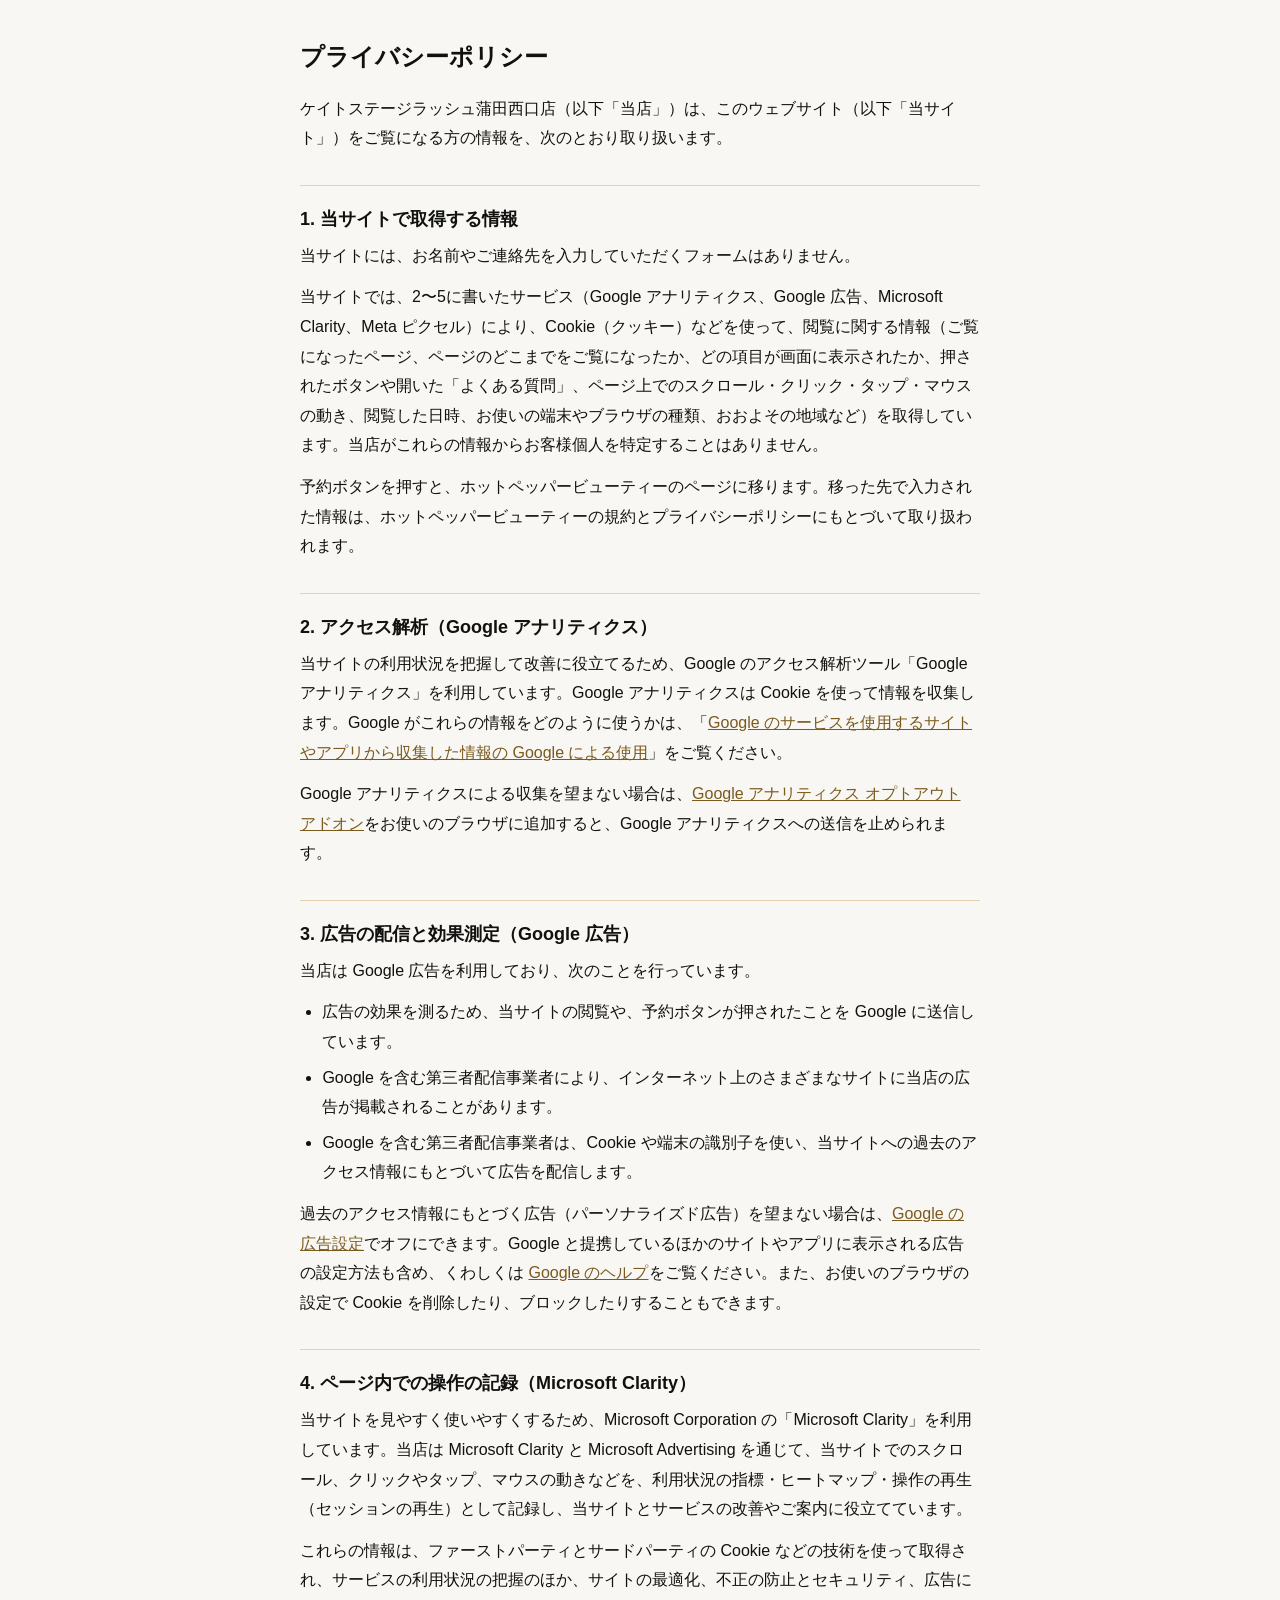
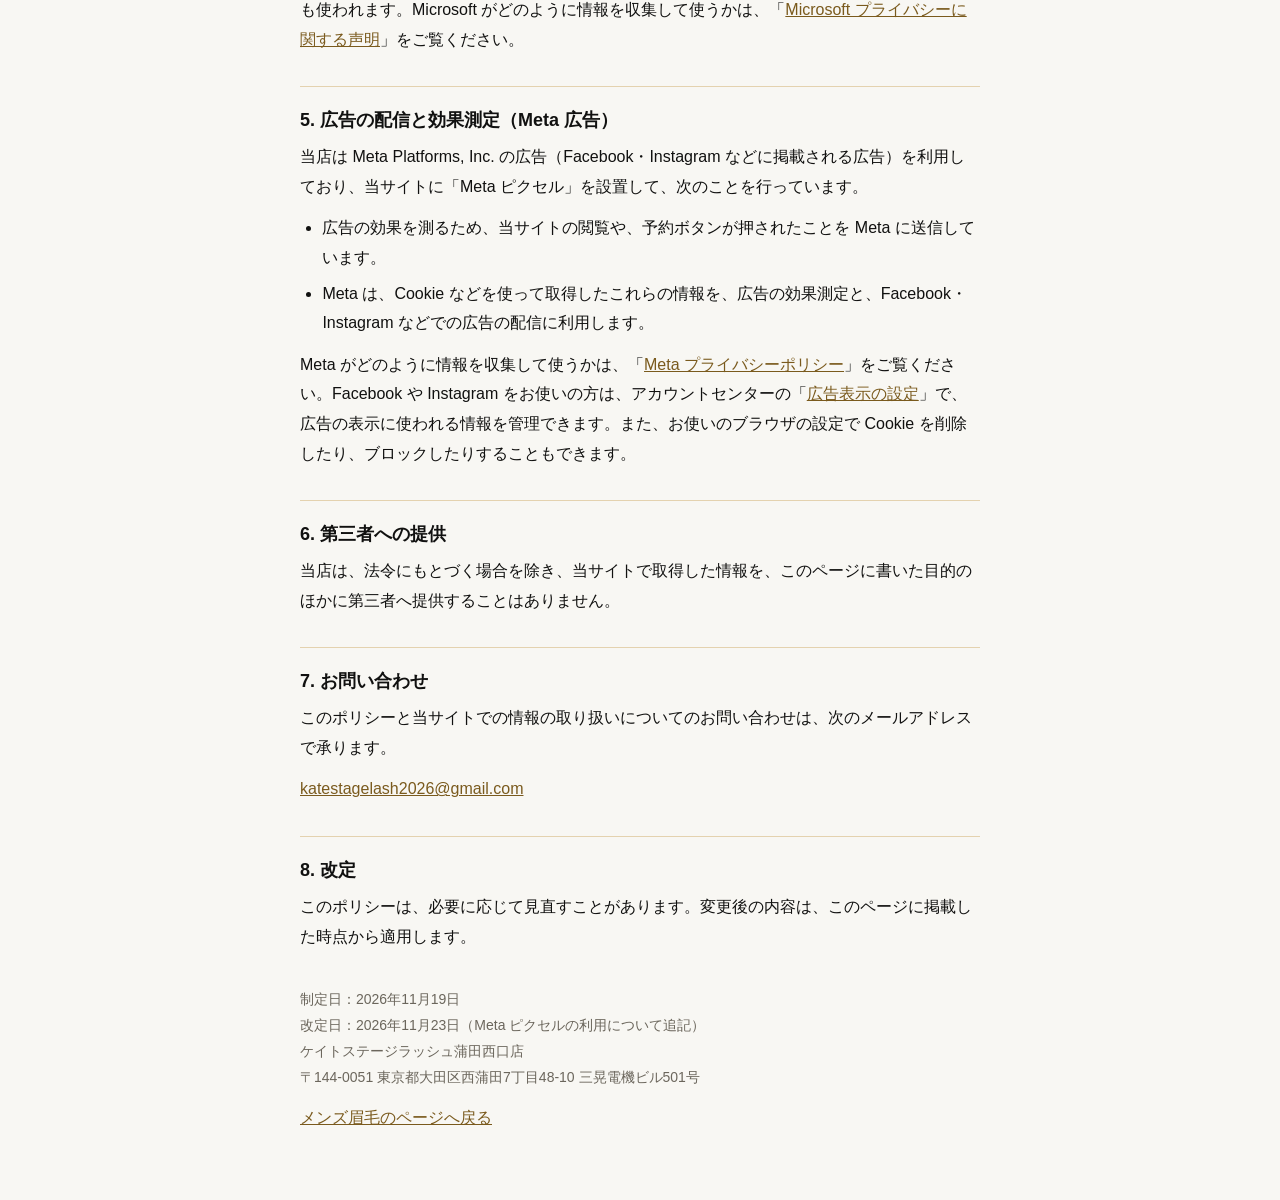
<file: privacy.html>
<!DOCTYPE html>
<html lang="ja">
<head>
<meta charset="UTF-8">
<meta name="viewport" content="width=device-width, initial-scale=1, viewport-fit=cover">
<meta name="theme-color" content="#111110">
<title>プライバシーポリシー｜KATE stage LASH 蒲田西口店 メンズ眉毛</title>
<meta name="description" content="KATE stage LASH 蒲田西口店（ケイトステージラッシュ）のメンズ眉毛ページでの、アクセス解析・広告と閲覧情報の取り扱いについて。">
<link rel="canonical" href="https://katestagelash.jp/KATE-HP/privacy.html">
<link rel="icon" type="image/svg+xml" href="assets/images/favicon.svg">
<style>
  :root { color-scheme: light; }
  body {
    margin: 0; background: #f8f7f3; color: #111110;
    font-family: 'Hiragino Sans', 'Hiragino Kaku Gothic ProN', 'Noto Sans JP', Meiryo, sans-serif;
    font-size: 16px; line-height: 1.85; -webkit-text-size-adjust: 100%;
  }
  main { max-width: 680px; margin: 0 auto; padding: 40px 20px calc(56px + env(safe-area-inset-bottom, 0px)); }
  h1 { margin: 0 0 20px; font-size: 24px; line-height: 1.4; }
  h2 { margin: 32px 0 8px; padding-top: 20px; border-top: 1px solid rgba(201, 164, 92, .45); font-size: 18px; line-height: 1.5; }
  p, ul { margin: 0 0 12px; }
  ul { padding-left: 1.4em; }
  li { margin-bottom: 6px; }
  a { color: #7a5a1d; overflow-wrap: anywhere; }
  .meta { margin-top: 36px; color: #6b665c; font-size: 14px; }
</style>
</head>
<body>
<main>
  <h1>プライバシーポリシー</h1>
  <p>ケイトステージラッシュ蒲田西口店（以下「当店」）は、このウェブサイト（以下「当サイト」）をご覧になる方の情報を、次のとおり取り扱います。</p>

  <h2>1. 当サイトで取得する情報</h2>
  <p>当サイトには、お名前やご連絡先を入力していただくフォームはありません。</p>
  <p>当サイトでは、2〜5に書いたサービス（Google アナリティクス、Google 広告、Microsoft Clarity、Meta ピクセル）により、Cookie（クッキー）などを使って、閲覧に関する情報（ご覧になったページ、ページのどこまでをご覧になったか、どの項目が画面に表示されたか、押されたボタンや開いた「よくある質問」、ページ上でのスクロール・クリック・タップ・マウスの動き、閲覧した日時、お使いの端末やブラウザの種類、おおよその地域など）を取得しています。当店がこれらの情報からお客様個人を特定することはありません。</p>
  <p>予約ボタンを押すと、ホットペッパービューティーのページに移ります。移った先で入力された情報は、ホットペッパービューティーの規約とプライバシーポリシーにもとづいて取り扱われます。</p>

  <h2>2. アクセス解析（Google アナリティクス）</h2>
  <p>当サイトの利用状況を把握して改善に役立てるため、Google のアクセス解析ツール「Google アナリティクス」を利用しています。Google アナリティクスは Cookie を使って情報を収集します。Google がこれらの情報をどのように使うかは、「<a href="https://policies.google.com/technologies/partner-sites?hl=ja" target="_blank" rel="noopener">Google のサービスを使用するサイトやアプリから収集した情報の Google による使用</a>」をご覧ください。</p>
  <p>Google アナリティクスによる収集を望まない場合は、<a href="https://tools.google.com/dlpage/gaoptout?hl=ja" target="_blank" rel="noopener">Google アナリティクス オプトアウト アドオン</a>をお使いのブラウザに追加すると、Google アナリティクスへの送信を止められます。</p>

  <h2>3. 広告の配信と効果測定（Google 広告）</h2>
  <p>当店は Google 広告を利用しており、次のことを行っています。</p>
  <ul>
    <li>広告の効果を測るため、当サイトの閲覧や、予約ボタンが押されたことを Google に送信しています。</li>
    <li>Google を含む第三者配信事業者により、インターネット上のさまざまなサイトに当店の広告が掲載されることがあります。</li>
    <li>Google を含む第三者配信事業者は、Cookie や端末の識別子を使い、当サイトへの過去のアクセス情報にもとづいて広告を配信します。</li>
  </ul>
  <p>過去のアクセス情報にもとづく広告（パーソナライズド広告）を望まない場合は、<a href="https://www.google.com/settings/ads" target="_blank" rel="noopener">Google の広告設定</a>でオフにできます。Google と提携しているほかのサイトやアプリに表示される広告の設定方法も含め、くわしくは <a href="https://support.google.com/ads/answer/1660762?hl=ja" target="_blank" rel="noopener">Google のヘルプ</a>をご覧ください。また、お使いのブラウザの設定で Cookie を削除したり、ブロックしたりすることもできます。</p>

  <h2>4. ページ内での操作の記録（Microsoft Clarity）</h2>
  <p>当サイトを見やすく使いやすくするため、Microsoft Corporation の「Microsoft Clarity」を利用しています。当店は Microsoft Clarity と Microsoft Advertising を通じて、当サイトでのスクロール、クリックやタップ、マウスの動きなどを、利用状況の指標・ヒートマップ・操作の再生（セッションの再生）として記録し、当サイトとサービスの改善やご案内に役立てています。</p>
  <p>これらの情報は、ファーストパーティとサードパーティの Cookie などの技術を使って取得され、サービスの利用状況の把握のほか、サイトの最適化、不正の防止とセキュリティ、広告にも使われます。Microsoft がどのように情報を収集して使うかは、「<a href="https://www.microsoft.com/privacy/privacystatement" target="_blank" rel="noopener">Microsoft プライバシーに関する声明</a>」をご覧ください。</p>

  <h2>5. 広告の配信と効果測定（Meta 広告）</h2>
  <p>当店は Meta Platforms, Inc. の広告（Facebook・Instagram などに掲載される広告）を利用しており、当サイトに「Meta ピクセル」を設置して、次のことを行っています。</p>
  <ul>
    <li>広告の効果を測るため、当サイトの閲覧や、予約ボタンが押されたことを Meta に送信しています。</li>
    <li>Meta は、Cookie などを使って取得したこれらの情報を、広告の効果測定と、Facebook・Instagram などでの広告の配信に利用します。</li>
  </ul>
  <p>Meta がどのように情報を収集して使うかは、「<a href="https://www.facebook.com/privacy/policy/" target="_blank" rel="noopener">Meta プライバシーポリシー</a>」をご覧ください。Facebook や Instagram をお使いの方は、アカウントセンターの「<a href="https://accountscenter.facebook.com/ads/" target="_blank" rel="noopener">広告表示の設定</a>」で、広告の表示に使われる情報を管理できます。また、お使いのブラウザの設定で Cookie を削除したり、ブロックしたりすることもできます。</p>

  <h2>6. 第三者への提供</h2>
  <p>当店は、法令にもとづく場合を除き、当サイトで取得した情報を、このページに書いた目的のほかに第三者へ提供することはありません。</p>

  <h2>7. お問い合わせ</h2>
  <p>このポリシーと当サイトでの情報の取り扱いについてのお問い合わせは、次のメールアドレスで承ります。</p>
  <p><a href="mailto:katestagelash2026@gmail.com">katestagelash2026@gmail.com</a></p>

  <h2>8. 改定</h2>
  <p>このポリシーは、必要に応じて見直すことがあります。変更後の内容は、このページに掲載した時点から適用します。</p>

  <p class="meta">制定日：2026年11月19日<br>改定日：2026年11月23日（Meta ピクセルの利用について追記）<br>ケイトステージラッシュ蒲田西口店<br>〒144-0051 東京都大田区西蒲田7丁目48-10 三晃電機ビル501号</p>
  <p><a href="./">メンズ眉毛のページへ戻る</a></p>
</main>
</body>
</html>
</file>
<file: css/style.css>
@charset "UTF-8";
/* ==========================================================================
   KATE stage LASH 蒲田西口店 — MEN'S BROW
   Layout : スマホ1カラム（最大480px）。墨（黒）の方眼セクションとシャツ白の方眼セクションを交互に。
            PCは中央カラム＋左右の固定パネル。
   Palette: 墨 / シャツ白 / 真鍮。塗りつぶしの真鍮は「予約する」ボタンだけに使う。
   ========================================================================== */
:root{
  color-scheme: light;
  --ink:#111110;
  --ink-2:#1b1a18;
  --ink-3:#2a2825;
  --paper:#f8f7f3;
  --white:#ffffff;
  --chalk:#dedad0;
  --mute:#6b665c;
  --mute-d:#aaa498;
  --brass:#c9a45c;
  --brass-l:#ecd9a6;
  --brass-d:#80601f;
  --grid:rgba(17,17,16,.065);
  --grid-d:rgba(248,247,243,.055);
  --gold:linear-gradient(100deg,#b88a3e 0%,#ecd9a6 38%,#c9a45c 62%,#9a7430 100%);
  --gold-btn:linear-gradient(100deg,#d0ab60 0%,#f2e2b3 42%,#dcbd75 70%,#bf954a 100%);
  --gold-d:linear-gradient(100deg,#7a5a1d 0%,#b88f43 45%,#80601f 100%);
  --f-sans:"Zen Kaku Gothic New","Hiragino Sans","Hiragino Kaku Gothic ProN","Yu Gothic",Meiryo,sans-serif;
  --f-serif:"Zen Old Mincho","Hiragino Mincho ProN","Yu Mincho",serif;
  --f-num:"Bodoni Moda","Didot","Bodoni 72",Georgia,serif;
  --f-mono:"DM Mono",ui-monospace,SFMono-Regular,Menlo,monospace;
  --col:480px;
  --pop:cubic-bezier(.2,1.6,.4,1);
  --out:cubic-bezier(.2,1,.3,1);
}
*,*::before,*::after{box-sizing:border-box}
html{scroll-behavior:smooth;-webkit-text-size-adjust:100%}
body{margin:0;background-color:var(--ink);background-image:linear-gradient(to right,var(--grid-d) 1px,transparent 1px),linear-gradient(to bottom,var(--grid-d) 1px,transparent 1px);background-size:40px 40px;color:var(--ink);font-family:var(--f-sans);font-weight:500;font-size:15px;line-height:1.85;-webkit-font-smoothing:antialiased;overflow-x:hidden}
img,svg,canvas{display:block;max-width:100%}
img{height:auto}
a{color:inherit}
button{font:inherit;color:inherit}
h1,h2,h3,p,ol,ul,dl,dd,figure{margin:0}
ol,ul{padding:0;list-style:none}
:focus-visible{outline:3px solid var(--brass);outline-offset:3px;border-radius:4px}
.sp{display:none}
.nb{display:inline-block}
.vh{position:absolute;width:1px;height:1px;margin:-1px;padding:0;overflow:hidden;clip-path:inset(50%);white-space:nowrap;border:0}
/* JSが動かない環境では、Canvasで描く装飾を出さない（本文はそのまま読める） */
html:not(.js) .tcard__view,html:not(.js) .pstage__sticky,html:not(.js) .shout__stage,html:not(.js) .k3{display:none}
@media (max-width:420px){.sp{display:inline}}

.paper{background-color:var(--paper);background-image:linear-gradient(to right,var(--grid) 1px,transparent 1px),linear-gradient(to bottom,var(--grid) 1px,transparent 1px);background-size:20px 20px;color:var(--ink)}
.ink{background-color:var(--ink);background-image:linear-gradient(to right,var(--grid-d) 1px,transparent 1px),linear-gradient(to bottom,var(--grid-d) 1px,transparent 1px);background-size:30px 30px;color:var(--paper)}

/* ---------- scroll progress ---------- */
.progress{position:fixed;inset:0 0 auto;height:3px;z-index:70;pointer-events:none}
.progress i{display:block;height:100%;background:var(--gold);transform-origin:left;transform:scaleX(var(--p,0))}

/* ---------- PC shell ---------- */
.side{display:none}
.lp{position:relative;max-width:var(--col);margin:0 auto;background:var(--paper)}
@supports (overflow:clip){.lp{overflow-x:clip}}
@media (min-width:1024px){
  .shell{display:grid;grid-template-columns:1fr var(--col) 1fr;min-height:100vh}
  .lp{box-shadow:0 0 0 1px rgba(201,164,92,.45),0 20px 60px rgba(0,0,0,.6)}
  .side{display:flex;position:sticky;top:0;height:100vh;color:var(--paper);padding:40px clamp(24px,3.2vw,56px);align-items:center}
  .side--l{justify-content:flex-end}
  .side--r{justify-content:flex-start}
}
.side__in{width:min(300px,100%)}
.side--l .side__in{display:grid;justify-items:start;gap:0}
.side__mark{width:128px;opacity:.96}
.side__word{width:178px;margin-top:12px}
.side__tag{margin-top:10px;font-family:var(--f-mono);font-size:11px;letter-spacing:.14em;color:var(--brass)}
.side__catch{display:none}
.side__qr{margin-top:24px;display:grid;justify-items:center;gap:12px;width:100%;padding:16px 12px 14px;border:1px solid rgba(201,164,92,.45);border-radius:14px;background:rgba(248,247,243,.03);text-align:center}
.side__qr img{width:123px;height:123px;border-radius:8px}
.side__qr p{font-size:13.5px;line-height:1.55}
.side__qr b{display:block;font-weight:900}
.side__qr small{display:block;margin-top:4px;font-size:11px;color:var(--mute-d)}
.side .btns{margin-top:14px;width:100%}
.side .btn{min-height:58px;font-size:16px}
@media (min-width:1024px){
  .side--l{padding-left:16px;padding-right:clamp(20px,2.6vw,40px)}
  .side .btn{font-size:14px;gap:8px;padding:8px 44px 8px 14px}
}
@media (min-width:1024px) and (max-width:1199px){
  .side .btn{font-size:13px;letter-spacing:0;padding:8px 38px 8px 12px}
  .side .btn__ico{display:none}
  .side .btn__arrow{right:12px}
}
@media (min-width:1024px) and (max-height:539px){
  .side__qr{margin-top:18px;grid-template-columns:82px 1fr;justify-items:start;align-items:center;padding:10px;text-align:left}
  .side__qr img{width:82px;height:82px;border-radius:6px}
  .side__qr p{font-size:12px}
  .side__qr small{font-size:10px}
}
@media (min-width:1024px) and (max-width:1199px) and (max-height:539px){
  .side__qr p{font-size:11px}
}
@media (min-width:1360px) and (min-height:640px){
  .side--l .side__in{width:auto;grid-template-columns:auto 276px;column-gap:24px;align-items:end}
  .side--l .side__in > *{grid-column:2}
  .side__catch{display:block;grid-column:1 !important;grid-row:1 / span 6;align-self:center;writing-mode:vertical-rl;font-family:var(--f-serif);font-weight:900;font-size:24px;line-height:1.7;letter-spacing:.12em;white-space:nowrap}
  .side__catch span{display:block}
  .side__catch b{display:inline-block;writing-mode:horizontal-tb;font-family:var(--f-num);font-style:italic;font-weight:900;font-size:1.3em;line-height:1;letter-spacing:-.02em;margin-block:.12em;padding-right:.1em;background:var(--gold);-webkit-background-clip:text;background-clip:text;color:transparent}
}
.index__ttl{font-family:var(--f-num);font-style:italic;font-weight:900;font-size:30px;line-height:1;letter-spacing:.02em}
.index{margin-top:14px;display:grid;gap:1px;counter-reset:idx}
.index a{display:flex;gap:12px;align-items:baseline;text-decoration:none;font-weight:700;font-size:14.5px;padding:5px 0;color:var(--mute-d);transition:color .25s,transform .25s}
.index a::before{counter-increment:idx;content:counter(idx,decimal-leading-zero);font-family:var(--f-mono);font-weight:500;font-size:11px;color:#8f8a7e;transition:color .25s}
.index a:hover,.index a.is-current{color:var(--paper);transform:translateX(6px)}
.index a.is-current::before{color:var(--brass)}
.side__info{margin-top:26px;padding-top:18px;border-top:1px solid rgba(248,247,243,.16);display:grid;gap:12px}
.side__info dt{font-family:var(--f-mono);font-size:10.5px;letter-spacing:.16em;color:var(--brass)}
.side__info dd{font-weight:900;font-size:16px;line-height:1.45}
.side__info small{display:block;font-weight:500;font-size:12px;color:var(--mute-d)}

/* ---------- shared ---------- */
.wrap{padding-left:max(18px,env(safe-area-inset-left,0px));padding-right:max(18px,env(safe-area-inset-right,0px))}
.sec{padding-block:72px}
.eyebrow{display:flex;align-items:center;justify-content:center;gap:10px;font-family:var(--f-num);font-style:italic;font-weight:800;font-size:15px;letter-spacing:.14em;line-height:1.2;color:var(--brass-d)}
.eyebrow::before,.eyebrow::after{content:"";width:22px;height:1.5px;background:currentColor}
.ink .eyebrow{color:var(--brass)}
.h2{margin-top:12px;font-family:var(--f-serif);font-weight:900;font-size:clamp(26px,7.5vw,33px);line-height:1.45;text-align:center;letter-spacing:.02em}
.h2 .num,.close__h .num{font-family:var(--f-num);font-style:italic;font-weight:900;font-size:1.75em;line-height:.8;letter-spacing:-.02em;padding-inline:.04em .1em;background:var(--gold);-webkit-background-clip:text;background-clip:text;color:transparent}
.q{font-family:var(--f-sans);background:var(--gold);-webkit-background-clip:text;background-clip:text;color:transparent}
.marker{background:linear-gradient(to bottom,transparent 60%,var(--brass-l) 60%,var(--brass-l) 93%,transparent 93%);padding-inline:2px}
.sub{margin-top:10px;text-align:center;font-weight:700;font-size:13.5px;color:var(--mute)}
.ink .sub{color:var(--mute-d)}
.lead{margin-top:18px;text-align:center;font-size:15px;line-height:1.95}
.note{margin-top:14px;font-size:11.5px;line-height:1.7;color:var(--mute-d)}
.note--onpaper{color:var(--mute)}
.textlink{display:inline-flex;align-items:center;gap:8px;margin-top:18px;font-weight:700;font-size:14px;text-decoration:none;border-bottom:1px solid currentColor;padding-bottom:2px;color:var(--brass-l)}
.textlink svg{width:18px;height:18px;flex:none}
.textlink svg[viewBox="0 0 10 10"]{width:10px;height:10px}
.textlink--onpaper{color:var(--ink)}

/* black label bars */
.bars{display:grid;justify-items:center;gap:8px}
.bar{display:inline-block;background:var(--ink);color:var(--paper);font-weight:900;line-height:1.35;padding:5px 12px 6px;letter-spacing:.02em}
.bar b{color:var(--brass)}
.ink .bar{background:var(--paper);color:var(--ink)}
.ink .bar b{color:var(--brass-d)}
.js .bars.rv .bar{clip-path:inset(0 100% 0 0);transition:clip-path .55s cubic-bezier(.7,0,.2,1)}
.js .bars.rv.is-in .bar{clip-path:inset(0 0 0 0)}
.bars.rv .bar:nth-of-type(2){transition-delay:.15s}.bars.rv .bar:nth-of-type(3){transition-delay:.3s}

/* buttons */
.btns{display:grid;gap:12px}
.btn{position:relative;display:flex;align-items:center;justify-content:center;gap:10px;min-height:66px;padding:10px 46px 10px 18px;border-radius:999px;text-decoration:none;font-weight:900;font-size:clamp(15.5px,4.6vw,18px);line-height:1.3;letter-spacing:.03em;overflow:hidden;isolation:isolate;transition:transform .18s,box-shadow .18s}
.btn small{display:block;font-weight:700;font-size:11.5px;letter-spacing:.06em}
.btn__txt{text-align:center;white-space:nowrap}
/* 予約ボタン：ページの中で唯一の「真鍮の塗り」 */
.btn--main{background:var(--gold-btn);color:var(--ink);border:3px solid var(--paper);box-shadow:0 0 0 2px var(--brass-d),0 10px 26px rgba(201,164,92,.32)}
.btn--main::after{content:"";position:absolute;inset:-20% auto -20% -40%;width:26%;background:rgba(255,255,255,.55);transform:skewX(-20deg);animation:shine 3.6s ease-in-out infinite;z-index:-1}
.btn--ghost{min-height:54px;font-size:15.5px;color:var(--paper);border:1.5px solid rgba(248,247,243,.7);background:rgba(248,247,243,.04)}
.paper .btn--ghost{color:var(--ink);border-color:var(--ink);background:transparent}
.btn:hover{transform:translateY(-2px)}
.btn:active{transform:translateY(1px)}
.btn__arrow{position:absolute;right:18px;top:50%;width:22px;height:22px;margin-top:-11px;border-radius:50%;background:var(--ink);color:var(--brass-l);display:grid;place-items:center}
.btn__arrow svg{width:10px;height:10px}
.btn--ghost .btn__arrow{background:transparent;color:currentColor;border:1.5px solid currentColor;width:20px;height:20px;margin-top:-10px}
.btn__ico{flex:none;width:30px;height:30px;border-radius:50%;display:grid;place-items:center;background:var(--ink)}
.btn__ico svg{width:17px;height:17px;fill:none;stroke:var(--brass-l);stroke-width:1.9;stroke-linecap:round;stroke-linejoin:round}
.btn__ico .tick{stroke-dasharray:1;animation:tick 3.6s cubic-bezier(.6,0,.2,1) infinite}
@media (max-width:350px){.btn--main .btn__ico{display:none}}

/* ---------- HEADER ---------- */
.hd{padding:12px max(12px,env(safe-area-inset-right,0px)) 0 max(12px,env(safe-area-inset-left,0px));background:var(--ink)}
.hd{display:flex;align-items:center;justify-content:space-between;gap:10px}
.hd{background-image:linear-gradient(to right,var(--grid-d) 1px,transparent 1px),linear-gradient(to bottom,var(--grid-d) 1px,transparent 1px);background-size:30px 30px}
.hd__logo{display:flex;align-items:center;gap:10px;text-decoration:none;color:var(--paper);padding:6px 0 6px 6px}
.hd__logo > img{width:54px}
.hd__name{display:grid;gap:5px}
.hd__name img{width:128px}
.hd__name small{font-family:var(--f-mono);font-size:9.5px;letter-spacing:.14em;line-height:1;color:var(--brass);white-space:nowrap}
.hd__cta{position:relative;flex:none;display:inline-flex;align-items:center;gap:6px;background:var(--gold-btn);color:var(--ink);text-decoration:none;font-weight:900;font-size:13px;padding:9px 14px 9px 16px;border-radius:99px;letter-spacing:.03em}
.hd__cta::before{content:"";position:absolute;inset:-7px -6px}
.hd__cta svg{width:10px;height:10px}
@media (max-width:350px){
  .hd__logo{gap:7px;padding-left:2px}
  .hd__logo > img{width:42px}
  .hd__name img{width:106px}
  .hd__name small{font-size:8px;letter-spacing:.08em}
  .hd__cta{font-size:12px;padding:8px 11px 8px 13px}
}
.tags{overflow:hidden;white-space:nowrap;padding:12px 0 2px;background-color:var(--ink);background-image:linear-gradient(to right,var(--grid-d) 1px,transparent 1px),linear-gradient(to bottom,var(--grid-d) 1px,transparent 1px);background-size:30px 30px}
.tags__track{display:inline-flex;gap:8px;animation:marquee 34s linear infinite}
.tags span{flex:none;font-weight:700;font-size:12.5px;line-height:1.6;padding:3px 14px;border:1px solid rgba(248,247,243,.38);border-radius:99px;color:var(--paper)}

/* ---------- FV ---------- */
.fv{padding:14px 12px 34px;background-color:var(--ink);background-image:linear-gradient(to right,var(--grid-d) 1px,transparent 1px),linear-gradient(to bottom,var(--grid-d) 1px,transparent 1px);background-size:30px 30px;color:var(--paper)}
.fv__card{position:relative;background:linear-gradient(180deg,#1e1d1a 0%,#151413 60%);border:1px solid rgba(201,164,92,.6);border-radius:26px;padding:22px 14px 0;overflow:hidden}
.fv__card::before{content:"";position:absolute;inset:0;background-image:linear-gradient(to right,rgba(248,247,243,.05) 1px,transparent 1px),linear-gradient(to bottom,rgba(248,247,243,.05) 1px,transparent 1px);background-size:20px 20px;-webkit-mask-image:linear-gradient(to bottom,#000 10%,transparent 60%);mask-image:linear-gradient(to bottom,#000 10%,transparent 60%);pointer-events:none}
.fv__h1{position:relative;line-height:1.14;letter-spacing:.01em}
.fv__lead{display:block;font-weight:900;font-size:clamp(11.5px,3.35vw,14px);letter-spacing:.06em;line-height:1.6;color:var(--brass);white-space:nowrap;animation:fadeUp .7s .05s both}
.fv__h1 .ln{display:block;overflow:hidden;padding-block:.05em}
.fv__h1 .ln > span{display:inline-block;animation:rise .8s cubic-bezier(.2,.9,.2,1) .15s both}
.fv__h1 .ln:nth-of-type(3) > span{animation-delay:.27s}.fv__h1 .ln:nth-of-type(4) > span{animation-delay:.39s}
.fv__h1 .l1{margin-top:8px;font-weight:900;font-size:clamp(25px,7.5vw,34px)}
.fv__h1 .l2{font-weight:900;font-size:clamp(27px,8.2vw,37px);line-height:1}
.fv__h1 .l2 .num{font-family:var(--f-num);font-style:italic;font-weight:900;font-size:clamp(78px,24vw,112px);line-height:.86;letter-spacing:-.03em;margin:0 .06em 0 .02em;padding-right:.06em;vertical-align:-.06em;background:linear-gradient(100deg,#b88a3e 0%,#ecd9a6 30%,#fff6d8 46%,#ecd9a6 56%,#c9a45c 74%,#b88a3e 100%);background-size:250% 100%;-webkit-background-clip:text;background-clip:text;color:transparent;animation:sheen 6s linear infinite}
.fv__h1 .l2 i{font-style:normal;font-size:1.12em}
.fv__h1 .l3{font-family:var(--f-serif);font-weight:900;font-size:clamp(43px,13.2vw,62px);line-height:1.2;white-space:nowrap}

.fv__photo{position:relative;margin:16px -14px 0;aspect-ratio:3 / 2;overflow:hidden;background:#0c0c0b;border-block:1px solid rgba(201,164,92,.5);animation:photoIn 1s cubic-bezier(.2,.9,.2,1) .5s both}
.fv__img{position:absolute;inset:0;width:100%;height:100%;object-fit:cover}
.fv__img--before{clip-path:inset(0 0 0 0);transition:opacity .6s ease}
.fv__photo.is-wipe .fv__img--before{clip-path:inset(0 0 0 100%);transition:clip-path 2.4s linear,opacity .6s ease}
.fv__photo.is-hide .fv__img--before{opacity:0;transition:none}
.fv__map{position:absolute;inset:0;width:100%;height:100%;pointer-events:none}
.fv__map path{fill:none;stroke:var(--brass-l);stroke-width:1.1px;vector-effect:non-scaling-stroke;stroke-dasharray:1;stroke-dashoffset:1;transition:stroke-dashoffset .25s ease-in,opacity .4s}
.fv__map path:nth-child(n+4){opacity:.55}
.fv__photo.is-map .fv__map path{stroke-dashoffset:0;transition:stroke-dashoffset .75s cubic-bezier(.4,0,.2,1)}
.fv__photo.is-map .fv__map path:nth-child(2),.fv__photo.is-map .fv__map path:nth-child(5){transition-delay:.3s}
.fv__photo.is-map .fv__map path:nth-child(3),.fv__photo.is-map .fv__map path:nth-child(6){transition-delay:.6s}
.fv__map circle{fill:var(--ink);stroke:var(--brass-l);stroke-width:1.4px;vector-effect:non-scaling-stroke;transform-box:fill-box;transform-origin:center;transform:scale(0);transition:transform .2s}
.fv__photo.is-map .fv__map circle{transform:scale(1);transition:transform .45s var(--pop)}
.fv__photo.is-map .fv__map circle:nth-child(1),.fv__photo.is-map .fv__map circle:nth-child(4){transition-delay:.55s}
.fv__photo.is-map .fv__map circle:nth-child(2),.fv__photo.is-map .fv__map circle:nth-child(5){transition-delay:.85s}
.fv__photo.is-map .fv__map circle:nth-child(3),.fv__photo.is-map .fv__map circle:nth-child(6){transition-delay:1.15s}
.fv__tag{position:absolute;z-index:2;transform:translate(-50%,-50%) scale(0);font-weight:900;font-size:10px;line-height:1.5;letter-spacing:.06em;white-space:nowrap;color:var(--ink);background:var(--brass-l);padding:0 7px;border-radius:99px;transition:transform .2s}
.fv__photo.is-map .fv__tag{transform:translate(-50%,-50%) scale(1);transition:transform .45s var(--pop) .7s}
.fv__photo.is-map .fv__tag:nth-of-type(2){transition-delay:1s}
.fv__photo.is-map .fv__tag:nth-of-type(3){transition-delay:1.3s}
.fv__scan{position:absolute;top:0;bottom:0;left:0;width:2px;margin-left:-1px;background:var(--brass-l);box-shadow:0 0 16px 2px rgba(236,217,166,.75);opacity:0}
.fv__photo.is-wipe .fv__scan{left:100%;opacity:1;transition:left 2.4s linear,opacity .2s}
.fv__photo.is-done .fv__scan{opacity:0;transition:opacity .3s}
.fv__state{position:absolute;left:10px;top:10px;z-index:2;display:grid;font-family:var(--f-mono);font-weight:500;font-size:10.5px;letter-spacing:.14em;line-height:1;color:var(--paper);background:rgba(17,17,16,.72);border:1px solid rgba(248,247,243,.4);border-radius:99px;padding:5px 10px;overflow:hidden}
.fv__state b{grid-area:1 / 1;font-weight:500;transition:transform .45s var(--out),opacity .3s}
.fv__state b:last-child{transform:translateY(130%);opacity:0;color:var(--brass-l)}
.fv__photo.is-done .fv__state b:first-child{transform:translateY(-130%);opacity:0}
.fv__photo.is-done .fv__state b:last-child{transform:none;opacity:1}
.karte{position:absolute;left:10px;bottom:10px;z-index:2;width:min(46%,196px);background:rgba(17,17,16,.86);color:#e9e6df;border:1px solid rgba(201,164,92,.5);border-radius:10px;padding:7px 9px 8px;font-family:var(--f-mono);font-size:10.5px;line-height:1.6;box-shadow:0 8px 20px rgba(0,0,0,.4);animation:fadeUp .7s 1.1s both}
.karte__hd{display:flex;align-items:center;gap:4px;margin-bottom:3px;color:#8f8a7e;font-size:9.5px;letter-spacing:.08em}
.karte__hd i{width:6px;height:6px;border-radius:50%;background:#5a5650}
.karte__hd i:first-child{background:var(--brass)}
.karte__hd span{margin-left:auto}
.karte .p{color:var(--brass)}
.karte__line{font-family:var(--f-sans);font-weight:700;font-size:10.5px}
.typing::after{content:"";display:inline-block;width:5px;height:1em;background:var(--brass-l);vertical-align:-2px;margin-left:2px;animation:caret .8s steps(1) infinite}
.karte__time{display:flex;align-items:baseline;gap:1px;margin-top:1px;color:var(--paper)}
.karte__time b{font-family:var(--f-num);font-style:italic;font-weight:800;font-size:25px;line-height:1;font-variant-numeric:tabular-nums;color:var(--brass-l)}
.karte__time span{font-family:var(--f-num);font-style:italic;font-weight:700;font-size:17px;line-height:1;color:var(--brass-l)}
.karte__time small{margin-left:5px;font-size:9.5px;color:#8f8a7e}
.fv__stamp{position:absolute;right:7%;bottom:15%;z-index:2;font-family:var(--f-serif);font-weight:900;font-size:19px;line-height:1.5;letter-spacing:.14em;color:var(--brass-l);border:2px solid var(--brass-l);border-radius:6px;padding:0 9px 0 11px;background:rgba(17,17,16,.55);transform:rotate(-10deg) scale(2.6);opacity:0;transition:opacity .15s,transform 0s .2s}
.fv__photo.is-done .fv__stamp{transform:rotate(-10deg) scale(1);opacity:1;transition:transform .35s cubic-bezier(.5,0,.3,1.4),opacity .2s}
.fv__note{position:absolute;right:8px;bottom:5px;z-index:2;font-size:9.5px;line-height:1.4;color:rgba(248,247,243,.82);text-shadow:0 1px 3px rgba(0,0,0,.9)}
.fv__bars{position:relative;justify-items:start;margin-top:16px;animation:fadeUp .7s 1.3s both}
.fv__bars .bar{font-size:clamp(17px,5vw,22px);white-space:nowrap}
.fv__bottom{position:relative;margin:16px -14px 0;background:var(--ink);border-top:1px solid rgba(201,164,92,.5);padding:13px 16px 14px;display:flex;align-items:center;justify-content:space-between;gap:10px}
.fv__bottom img{width:min(52%,210px)}
.fv__bottom small{font-family:var(--f-mono);font-size:9.5px;line-height:1.5;letter-spacing:.06em;color:#a8a296;text-align:right}
.fv .btns{margin-top:22px;padding-inline:4px}
.fv__micro{margin-top:14px;text-align:center;font-size:11.5px;line-height:1.7;color:var(--mute-d)}
.fv__micro b{color:var(--brass-l);font-weight:900}

/* ---------- tickers ---------- */
.ticker{background:var(--brass);color:var(--ink);overflow:hidden;white-space:nowrap}
.ticker--alt{background:var(--paper)}
.ticker__track{display:inline-flex;animation:marquee 26s linear infinite}
.ticker--alt .ticker__track{animation-direction:reverse}
.ticker span{font-family:var(--f-num);font-style:italic;font-weight:800;font-size:19px;line-height:1.3;padding:8px 16px;display:inline-flex;align-items:center;gap:16px;letter-spacing:.01em}
.ticker span::after{content:"";width:7px;height:7px;background:currentColor;transform:rotate(45deg);margin-left:16px}
.ticker span.jp{font-family:var(--f-serif);font-style:normal;font-weight:900;font-size:16px}

/* ---------- CHECK ---------- */
.check{padding-bottom:64px}
.tcar{position:relative;margin-top:30px}
.tcar__track{display:flex;gap:12px;overflow-x:auto;scroll-snap-type:x mandatory;padding:10px calc(50% - 125px) 22px;scrollbar-width:none;-webkit-overflow-scrolling:touch}
.tcar__track::-webkit-scrollbar{display:none}
.tcard{flex:0 0 250px;scroll-snap-align:center;background:var(--tint,#efe9d8);border:1.5px solid var(--ink);border-radius:16px;overflow:hidden;text-align:center;transform:scale(.9);opacity:.5;transition:transform .45s cubic-bezier(.2,1.2,.4,1),opacity .45s;box-shadow:0 12px 26px rgba(17,17,16,.16);display:flex;flex-direction:column;cursor:pointer}
.tcard.is-active{transform:scale(1);opacity:1}
.tcard__tag{background:var(--ink);color:var(--paper);font-weight:900;font-size:18px;line-height:1.3;letter-spacing:.04em;padding:10px 8px 11px}
.tcard__view{position:relative;margin:14px 12px 12px;aspect-ratio:226 / 104}
.tcard__view::before,.tcard__view::after{content:"";position:absolute;width:14px;height:14px;border:1.5px solid var(--ink);opacity:.55}
.tcard__view::before{left:0;top:0;border-right:0;border-bottom:0}
.tcard__view::after{right:0;bottom:0;border-left:0;border-top:0}
.tcard__view canvas{width:100%;height:100%}
.tcard.is-active .tcard__view canvas{animation:bob 2.6s ease-in-out infinite}
.tcard__scan{position:absolute;top:4%;bottom:4%;left:0;width:1.5px;background:var(--brass-d);box-shadow:0 0 10px 1px rgba(128,96,31,.55);opacity:0}
.tcard.is-active .tcard__scan{animation:scan 2.6s ease-in-out infinite}
.tcard__foot{background:var(--paper);border-top:1.5px solid var(--ink);padding:9px 10px 12px;display:grid;gap:1px;margin-top:auto}
.tcard__foot span{font-family:var(--f-mono);font-size:10.5px;letter-spacing:.06em;color:var(--mute)}
.tcard__foot b{font-weight:900;font-size:16px;line-height:1.4}
.dots{display:flex;justify-content:center;gap:8px}
.dots button{width:9px;height:9px;padding:0;border-radius:50%;border:0;background:#8f8a7e;cursor:pointer;transition:width .3s,background .3s}
.dots button[aria-current="true"]{width:28px;border-radius:99px;background:var(--ink)}
.check__end{margin-top:34px}
.check__end .bar{font-size:clamp(17px,5vw,21px)}

/* ---------- WHY head ---------- */
.whyhead{text-align:center;padding-block:68px 58px}
.whyhead .h2{font-size:clamp(28px,8.2vw,36px)}
.whyhead .h2 .q{font-size:1.3em;line-height:1}
.whyhead__txt{margin-top:18px;font-size:14.5px;line-height:2;color:#d5d1c6}
.five{margin:34px auto 0;max-width:340px;background:var(--paper);color:var(--ink);border-radius:18px;padding:22px 18px 20px;position:relative}
.five::before{content:"";position:absolute;left:50%;top:-14px;width:1.5px;height:28px;background:var(--brass);margin-left:-.75px}
.five img{width:168px;margin-inline:auto}
.five p{margin-top:10px;font-weight:900;font-size:clamp(20px,5.9vw,24px);line-height:1.35}
.five p strong{font-family:var(--f-num);font-style:italic;font-weight:900;font-size:2.3em;line-height:.8;vertical-align:-.1em;padding-inline:.04em .1em;background:var(--gold-d);-webkit-background-clip:text;background-clip:text;color:transparent}

/* ---------- REASONS ---------- */
.reasons{position:relative;padding-block:26px 56px}
.rnav{position:sticky;top:42vh;z-index:6;width:16px;margin:0 2px -78px auto;display:grid;justify-items:center;gap:9px;opacity:0;transition:opacity .3s;pointer-events:none}
.rnav.is-on{opacity:1}
.rnav b{display:none}
.rnav span{width:6px;height:6px;border-radius:50%;background:#b0ab9f;font-family:var(--f-num);font-style:italic;font-weight:800;font-size:0;line-height:16px;text-align:center;color:var(--brass-l);transition:width .3s var(--out),height .3s var(--out),background .3s}
.rnav span.is-on{background:var(--ink)}
.rnav span.is-cur{width:16px;height:16px;font-size:10px}
.reason{padding-top:26px}
.reason + .reason{border-top:1px dashed #c9c5ba;margin-top:30px}
.reason__no{display:flex;align-items:flex-end;justify-content:center;gap:12px;line-height:.8}
.reason__no small{font-family:var(--f-num);font-style:italic;font-weight:800;font-size:17px;letter-spacing:.16em;padding-bottom:10px}
.reason__no b{font-family:var(--f-num);font-style:italic;font-weight:900;font-size:98px;letter-spacing:-.04em;background:var(--gold-d);-webkit-background-clip:text;background-clip:text;color:transparent;padding-right:.08em;line-height:.8}
.reason__worry{margin:28px auto 0;width:max-content;max-width:100%;text-align:center;font-weight:900;font-size:clamp(17px,4.9vw,20px);line-height:1.6;background:var(--white);border:1.5px solid var(--ink);border-radius:14px;padding:20px 20px 15px;position:relative;box-shadow:0 8px 14px rgba(17,17,16,.07)}
.reason__worry::before{content:"男の本音";position:absolute;left:50%;top:-11px;transform:translateX(-50%);white-space:nowrap;line-height:20px;font-weight:900;font-size:11.5px;letter-spacing:.2em;background:var(--ink);color:var(--paper);padding:0 12px;border-radius:99px}
.reason__arrow{display:block;margin:12px auto 10px;width:20px;height:56px;color:var(--ink)}
.reason__arrow line{stroke-dasharray:4 4;animation:dash 1s linear infinite}
.reason__gain{gap:9px}
.gain__so{font-weight:900;font-size:15px;letter-spacing:.12em;color:var(--ink);background:var(--gold);border-radius:99px;padding:2px 18px 3px;margin-bottom:2px}
.reason__gain .bar{font-size:clamp(22px,6.8vw,28px);letter-spacing:.02em;padding:7px 14px 8px;white-space:nowrap}
.reason__body{margin-top:14px;font-size:15px;line-height:1.95}

/* koma panels */
.koma{position:relative;margin-top:14px;height:218px;border:1.5px solid var(--ink);border-radius:14px;background-color:var(--bg,#fff);overflow:hidden}
.koma::before{content:"";position:absolute;inset:0;background-image:linear-gradient(to right,rgba(17,17,16,.07) 1px,transparent 1px),linear-gradient(to bottom,rgba(17,17,16,.07) 1px,transparent 1px);background-size:16px 16px;pointer-events:none}
.koma__cap{position:absolute;left:0;top:0;right:0;z-index:3;display:flex;align-items:center;gap:6px;font-family:var(--f-mono);font-weight:500;font-size:11px;letter-spacing:.06em;background:var(--ink);color:#e9e6df;padding:3px 10px;line-height:1.6}
.koma__cap::before{content:"";width:7px;height:7px;border-radius:50%;background:var(--brass);box-shadow:11px 0 0 #7d786d,22px 0 0 #4d4a44;margin-right:26px}
.koma__cap span{margin-left:auto;color:var(--brass-l)}

.k1{--bg:#f4eedd}
.ratio{position:absolute;inset:26px 0 0;display:grid;justify-items:center;align-content:center;gap:2px;padding:0 14px}
.ratio__people{display:flex;gap:7px}
.ratio__people i{width:19px;height:46px;background:#cfcabd;-webkit-mask:url("data:image/svg+xml,%3Csvg xmlns='http://www.w3.org/2000/svg' viewBox='0 0 20 48'%3E%3Ccircle cx='10' cy='7' r='6.5'/%3E%3Cpath d='M1.5 22a8.5 8.5 0 0117 0v12h-3.500v14h-10V34H1.500z'/%3E%3C/svg%3E") center/contain no-repeat;mask:url("data:image/svg+xml,%3Csvg xmlns='http://www.w3.org/2000/svg' viewBox='0 0 20 48'%3E%3Ccircle cx='10' cy='7' r='6.5'/%3E%3Cpath d='M1.5 22a8.5 8.5 0 0117 0v12h-3.500v14h-10V34H1.500z'/%3E%3C/svg%3E") center/contain no-repeat;transition:background .35s,transform .45s var(--pop)}
.is-in .ratio__people i:nth-child(-n+4){background:var(--ink);transform:translateY(-4px)}
.is-in .ratio__people i:nth-child(1){transition-delay:.25s}.is-in .ratio__people i:nth-child(2){transition-delay:.45s}
.is-in .ratio__people i:nth-child(3){transition-delay:.65s}.is-in .ratio__people i:nth-child(4){transition-delay:.85s}
.is-in .ratio__people i:nth-child(5){background:linear-gradient(to right,var(--ink) 50%,#cfcabd 50%);transition-delay:1.1s}
.ratio__num{margin-top:6px;line-height:1;transform:scale(0);transition:transform .5s var(--pop) 1.2s}
.is-in .ratio__num{transform:scale(1)}
.ratio__num b{font-family:var(--f-num);font-style:italic;font-weight:900;font-size:58px;letter-spacing:-.03em;font-variant-numeric:tabular-nums}
.ratio__num small{font-weight:900;font-size:19px;margin-left:3px}
.ratio__lbl{font-weight:700;font-size:12px;color:var(--mute)}

.k2{--bg:#e8ebe6}
.booth{position:absolute;inset:24px 0 0;width:100%;height:calc(100% - 24px)}
.booth path,.booth rect,.booth circle,.booth line{fill:none;stroke:var(--ink);stroke-width:2;stroke-linecap:round;stroke-linejoin:round}
.booth__wall{stroke-width:3.5;stroke-dasharray:1;stroke-dashoffset:1;transition:stroke-dashoffset 1s cubic-bezier(.4,0,.2,1) .25s}
.booth__curtain{stroke:var(--brass-d) !important;stroke-width:3 !important;stroke-dasharray:1;stroke-dashoffset:1;transition:stroke-dashoffset .9s cubic-bezier(.4,0,.2,1) 1.25s}
.is-in .booth__wall,.is-in .booth__curtain{stroke-dashoffset:0}
.booth__in{opacity:0;transition:opacity .5s .2s}
.is-in .booth__in{opacity:1}
.booth__in rect:first-child{fill:#fff}
.booth__in .pillow{fill:#e8ebe6}
.booth__in .head{fill:var(--ink)}
.booth__in .body{fill:#d9ddd6}
.booth__in .staff{stroke:var(--brass-d)}
.booth__others{opacity:.9}
.booth__others .x{stroke:var(--brass-d);stroke-width:2.5;stroke-dasharray:46;stroke-dashoffset:46;transition:stroke-dashoffset .35s ease-out 2.1s}
.booth__others g:nth-child(2) .x{transition-delay:2.3s}
.is-in .booth__others .x{stroke-dashoffset:0}
.booth__lbl{font-family:var(--f-sans);font-weight:900;font-size:12px;fill:var(--ink);text-anchor:middle;opacity:0;transition:opacity .4s 1.9s}
.is-in .booth__lbl{opacity:1}

.k3{--bg:#fff}
.bmap{position:absolute;top:24px;bottom:0;left:50%;aspect-ratio:400 / 230;transform:translateX(-50%)}
.bmap canvas{position:absolute;inset:0;width:100%;height:100%}
.bmap__lines{position:absolute;inset:0;width:100%;height:100%}
.bmap__lines path{fill:none;stroke:var(--brass-d);stroke-width:1.5px;vector-effect:non-scaling-stroke;stroke-dasharray:1;stroke-dashoffset:1;transition:stroke-dashoffset .7s cubic-bezier(.4,0,.2,1) .3s}
.bmap__lines path:nth-child(2){transition-delay:.7s}.bmap__lines path:nth-child(3){transition-delay:1.1s}
.is-in .bmap__lines path{stroke-dashoffset:0}
.bmap__lines circle{fill:#fff;stroke:var(--brass-d);stroke-width:2px;vector-effect:non-scaling-stroke;transform-box:fill-box;transform-origin:center;transform:scale(0);transition:transform .45s var(--pop) .8s}
.bmap__lines circle:nth-of-type(2){transition-delay:1.2s}.bmap__lines circle:nth-of-type(3){transition-delay:1.6s}
.is-in .bmap__lines circle{transform:scale(1)}
.bmap__tag{position:absolute;transform:translate(-50%,-50%) scale(0);font-weight:900;font-size:11px;line-height:1.6;letter-spacing:.06em;white-space:nowrap;color:var(--paper);background:var(--ink);padding:0 8px;border-radius:99px;transition:transform .45s var(--pop) .95s}
.bmap__tag:nth-of-type(2){transition-delay:1.35s}.bmap__tag:nth-of-type(3){transition-delay:1.75s}
.is-in .bmap__tag{transform:translate(-50%,-50%) scale(1)}

.k4{--bg:#f1eee6}
.tt{position:absolute;inset:26px 16px 0;display:grid;align-content:center;gap:8px}
.tt__chips{display:flex;justify-content:space-between;gap:6px}
.tt__chips span{font-weight:900;font-size:12.5px;line-height:1.5;padding:2px 11px;background:var(--white);border:1.5px solid var(--ink);border-radius:99px;white-space:nowrap;transform:scale(0);transition:transform .45s var(--pop) .5s}
.tt__chips span:nth-child(2){transition-delay:.85s}.tt__chips span:nth-child(3){transition-delay:1.2s}
.is-in .tt__chips span{transform:scale(1)}
.tt__bar{height:22px;border:1.5px solid var(--ink);border-radius:6px;background:var(--white);overflow:hidden}
.tt__bar i{display:block;height:100%;width:0;background:repeating-linear-gradient(-55deg,var(--ink) 0 9px,#2c2a26 9px 18px);transition:width 1.3s cubic-bezier(.2,.9,.3,1) .2s}
.is-in .tt__bar i{width:100%}
.tt__scale{position:relative;height:16px;font-family:var(--f-mono);font-size:11px;line-height:16px}
.tt__scale span{position:absolute;top:0;transform:translateX(-50%)}
.tt__scale span:nth-child(1){left:0;transform:none;font-weight:500;color:var(--ink)}
.tt__scale span:nth-child(2){left:28%;color:var(--mute)}
.tt__scale span:nth-child(3){left:76%;color:var(--mute)}
.tt__scale span:nth-child(4){left:auto;right:0;transform:none;font-weight:500}
.tt__walk{margin-top:6px;display:grid;grid-template-columns:auto 1fr auto;align-items:center;gap:8px;font-size:12.5px;line-height:1.3}
.tt__walk b{font-weight:900}
.tt__walk em{grid-column:1 / -1;justify-self:center;font-style:normal;font-weight:900;font-size:12px;color:var(--paper);background:var(--ink);padding:1px 12px;border-radius:99px;transform:scale(0) rotate(-3deg);transition:transform .45s var(--pop) 1.9s}
.is-in .tt__walk em{transform:scale(1) rotate(-3deg)}
.tt__path{position:relative;height:12px;background:repeating-linear-gradient(to right,var(--ink) 0 5px,transparent 5px 10px) center/100% 2px no-repeat}
.tt__path i{position:absolute;left:0;top:50%;width:12px;height:12px;margin:-6px 0 0 -6px;border-radius:50%;background:var(--brass);border:2px solid var(--ink);transition:left 1.2s cubic-bezier(.4,0,.2,1) .7s}
.is-in .tt__path i{left:100%}

.k5{--bg:#f6f1e3}
.rev{position:absolute;inset:26px 14px 0;display:grid;justify-items:center;align-content:center;gap:4px}
.rev__stars{display:flex;gap:5px}
.rev__stars i{width:25px;height:25px;background:#cfcabd;clip-path:polygon(50% 2%,61.5% 36%,98% 36%,68.5% 57.5%,79.5% 92%,50% 71%,20.5% 92%,31.5% 57.5%,2% 36%,38.5% 36%);transform:scale(.6);transition:background .25s,transform .45s var(--pop)}
.is-in .rev__stars i{background:var(--brass);transform:scale(1)}
.is-in .rev__stars i:nth-child(1){transition-delay:.3s}.is-in .rev__stars i:nth-child(2){transition-delay:.45s}.is-in .rev__stars i:nth-child(3){transition-delay:.6s}
.is-in .rev__stars i:nth-child(4){transition-delay:.75s}.is-in .rev__stars i:nth-child(5){transition-delay:.9s}
.rev__score{display:flex;align-items:center;gap:10px;line-height:1}
.rev__score b{font-family:var(--f-num);font-style:italic;font-weight:900;font-size:62px;letter-spacing:-.03em;font-variant-numeric:tabular-nums;padding-right:.05em}
.rev__score small{font-weight:900;font-size:12px;line-height:1.5;text-align:left}
.rev__score small > span{font-family:var(--f-num);font-style:italic;font-weight:800;font-size:19px}
.rev__score small > span > span{font-variant-numeric:tabular-nums}
.rev__chips{display:flex;flex-wrap:wrap;justify-content:center;gap:6px;margin-top:4px}
.rev__chips span{font-weight:900;font-size:12px;line-height:1.5;padding:2px 11px;color:var(--paper);background:var(--ink);border-radius:99px;transform:scale(0);transition:transform .45s var(--pop) 1.5s}
.rev__chips span:nth-child(2){transition-delay:1.75s}
.is-in .rev__chips span{transform:scale(1)}

/* ---------- SHOUT ---------- */
.shout{text-align:center;position:relative;overflow:hidden;padding-block:70px 60px}
.shout__lead{position:relative;font-weight:900;font-size:clamp(17px,5vw,21px);letter-spacing:.06em}
.shout__big{position:relative;margin-top:2px;white-space:nowrap;font-family:var(--f-serif);font-weight:900;font-size:min(17.4vw,84px);line-height:1.25;letter-spacing:.02em}
.shout__big .ch{display:inline-block}
.js .shout__big .ch{opacity:0}
.shout__big.is-in .ch{animation:shout .55s var(--pop) both;animation-delay:calc(var(--i) * 110ms)}
.shout__big .hot .ch{background:var(--gold);-webkit-background-clip:text;background-clip:text;color:transparent}
.shout__glow{position:absolute;left:50%;top:50%;width:460px;height:460px;margin:-230px 0 0 -230px;border-radius:50%;background:radial-gradient(circle,rgba(201,164,92,.26),transparent 65%);pointer-events:none}
.shout__stage{position:relative;margin:14px auto 0;width:min(92%,430px);aspect-ratio:720 / 250}
.shout__stage canvas{width:100%;height:100%}
.shout .btns{position:relative;margin-top:30px}

/* ---------- PROCESS ---------- */
.process{padding-block:64px 26px}
.pstage{position:relative;margin-top:26px;padding-inline:12px}
.pstage__sticky{position:sticky;top:12px;z-index:5}
.pstage__frame{position:relative;background:#0b0b0a;border:1px solid rgba(201,164,92,.6);border-radius:16px;overflow:hidden;box-shadow:0 18px 40px rgba(0,0,0,.55)}
.pstage__frame .koma__cap{position:relative;background:#1d1c19;border-bottom:1px solid rgba(201,164,92,.35)}
.pstage__view{position:relative;aspect-ratio:400 / 232}
.pstage__view canvas{width:100%;height:100%}
.pstage__tag{position:absolute;z-index:2;transform:translate(-50%,-50%) scale(0);font-weight:900;font-size:11px;line-height:1.6;letter-spacing:.06em;white-space:nowrap;color:var(--ink);background:var(--brass-l);padding:0 8px;border-radius:99px;transition:transform .4s var(--pop)}
.pstage__tag.is-on{transform:translate(-50%,-50%) scale(1)}
.pstage__done{position:absolute;right:16px;bottom:22px;z-index:2;font-family:var(--f-serif);font-weight:900;font-size:19px;line-height:1.5;letter-spacing:.14em;color:var(--brass-l);border:2px solid var(--brass-l);border-radius:6px;padding:0 9px 0 11px;transform:rotate(-8deg) scale(2.4);opacity:0;transition:opacity .15s,transform 0s .2s}
.pstage__done.is-on{transform:rotate(-8deg) scale(1);opacity:1;transition:transform .35s cubic-bezier(.5,0,.3,1.4),opacity .2s}
.pstage__meter{height:3px;background:rgba(248,247,243,.12)}
.pstage__meter i{display:block;height:100%;background:var(--gold);transform-origin:left;transform:scaleX(var(--p,0))}
.psteps{margin-top:6px;padding:0 8px 40px}
.pstep{min-height:300px;padding-top:26px;opacity:.28;transition:opacity .4s}
.pstep.is-on{opacity:1}
.pstep__no{font-family:var(--f-mono);font-size:12px;letter-spacing:.2em;color:var(--brass)}
.pstep__ttl{margin-top:2px;font-weight:900;font-size:clamp(21px,6.2vw,25px);line-height:1.4}
.pstep__txt{margin-top:8px;font-size:14.5px;line-height:1.95;color:#d5d1c6}

/* ---------- MENU ---------- */
.mlist{margin-top:30px;display:grid;gap:18px}
.mcard{background:var(--white);border:1.5px solid var(--ink);border-radius:16px;overflow:hidden;box-shadow:0 10px 22px rgba(17,17,16,.08)}
.mcard__img{position:relative;aspect-ratio:16 / 9;overflow:hidden;background:var(--ink)}
.mcard__img img{width:100%;height:100%;object-fit:cover;transition:transform 1.2s var(--out)}
.js .mcard.rv .mcard__img img{transform:scale(1.14)}
.js .mcard.rv.is-in .mcard__img img{transform:scale(1)}
.mcard__img figcaption{position:absolute;left:0;top:14px;background:var(--brass-l);color:var(--ink);font-weight:900;font-size:12.5px;line-height:1.5;letter-spacing:.06em;padding:2px 12px 2px 14px;border-radius:0 99px 99px 0}
.mcard__body{padding:16px 16px 18px}
.mcard__ttl{font-weight:900;font-size:19px;line-height:1.45}
.mcard__ttl small{font-size:.72em;font-weight:700}
.mcard__price{margin-top:8px;display:flex;align-items:baseline;gap:4px;line-height:1;padding-bottom:12px;border-bottom:1.5px solid var(--ink)}
.mcard__price em{font-style:normal;font-weight:900;font-size:12.5px;color:var(--paper);background:var(--ink);padding:3px 9px 4px;border-radius:4px;margin-right:6px;align-self:center}
.mcard__price span{font-family:var(--f-num);font-weight:800;font-size:22px}
.mcard__price b{font-family:var(--f-num);font-style:italic;font-weight:900;font-size:47px;letter-spacing:-.02em;font-variant-numeric:tabular-nums;padding-right:.05em}
.mcard__price small{font-weight:700;font-size:12px;color:var(--mute)}
.mcard__meta{margin-top:12px;display:flex;flex-wrap:wrap;gap:6px}
.mcard__meta li{font-weight:700;font-size:12px;line-height:1.5;padding:1px 10px;border:1px solid var(--ink);border-radius:99px}
.mcard__txt{margin-top:10px;font-size:14px;line-height:1.9}

.notes{margin-top:22px;display:grid;gap:3px;font-size:11.5px;line-height:1.7;color:var(--mute)}
.notes li{padding-left:1.1em;text-indent:-1.1em}
.notes li::before{content:"※"}
.menu .btns{margin-top:26px}

/* ---------- BEFORE / AFTER ---------- */
.ba{margin-top:24px}
.ba__tabs{display:flex;justify-content:center;gap:6px}
.ba__tabs button{appearance:none;cursor:pointer;font-weight:900;font-size:13px;line-height:1.4;padding:6px 14px;border-radius:99px;border:1px solid rgba(248,247,243,.45);background:transparent;color:var(--paper);transition:background .25s,color .25s,border-color .25s}
.ba__tabs button[aria-pressed="true"]{background:var(--brass-l);border-color:var(--brass-l);color:var(--ink)}
.ba__view{--pos:30%;position:relative;margin-top:16px;aspect-ratio:4 / 5;border-radius:16px;overflow:hidden;border:1px solid rgba(201,164,92,.55);background:#0b0b0a;touch-action:pan-y;user-select:none;-webkit-user-select:none;transition:aspect-ratio .4s}
.ba[data-kind="lash"] .ba__view{aspect-ratio:3 / 2}
.ba__img{position:absolute;inset:0;width:100%;height:100%;object-fit:cover;pointer-events:none;-webkit-user-drag:none}
.ba__clip{position:absolute;inset:0;clip-path:inset(0 0 0 var(--pos))}
.ba__lbl{position:absolute;top:12px;font-family:var(--f-mono);font-size:10.5px;letter-spacing:.14em;line-height:1;padding:5px 10px;border-radius:99px;background:rgba(17,17,16,.72);border:1px solid rgba(248,247,243,.4);color:var(--paper);pointer-events:none;transition:opacity .25s}
.ba__lbl--a{left:12px;color:var(--brass-l)}
.ba__lbl--b{right:12px}
.ba__strip{position:absolute;top:-4%;bottom:-4%;left:var(--pos);width:36px;margin-left:-18px;cursor:ew-resize;touch-action:none;background:repeating-linear-gradient(0deg,rgba(255,255,255,.14) 0 2px,transparent 2px 4px),repeating-linear-gradient(90deg,rgba(17,17,16,.05) 0 2px,transparent 2px 4px),linear-gradient(90deg,rgba(236,226,200,.84),rgba(250,246,236,.9) 45%,rgba(226,214,186,.84));box-shadow:-10px 0 22px rgba(0,0,0,.45),6px 0 14px rgba(0,0,0,.28);display:grid;place-items:center;transform:rotate(1.2deg)}
.ba__strip::before,.ba__strip::after{content:"";position:absolute;top:0;bottom:0;width:0;border-left:1.5px dashed rgba(128,96,31,.6)}
.ba__strip::before{left:4px}.ba__strip::after{right:4px}
.ba__strip span{writing-mode:vertical-rl;font-family:var(--f-mono);font-weight:500;font-size:11px;letter-spacing:.3em;color:var(--brass-d);display:flex;align-items:center;gap:10px}
.ba__strip span::before,.ba__strip span::after{content:"";width:9px;height:9px;border:solid var(--brass-d);border-width:0 0 1.5px 1.5px}
.ba__strip span::before{transform:rotate(135deg)}
.ba__strip span::after{transform:rotate(-45deg)}
.ba.is-anim .ba__strip{transition:left 1.5s cubic-bezier(.5,0,.2,1)}
.ba.is-anim .ba__clip{transition:clip-path 1.5s cubic-bezier(.5,0,.2,1)}
.ba__cap{margin-top:12px;font-size:13.5px;line-height:1.85;color:#d5d1c6;min-height:3.7em}

/* ---------- VOICE ---------- */
.voice__rate{margin-top:14px;display:flex;align-items:center;justify-content:center;gap:10px;line-height:1}
.voice__stars{color:var(--brass);font-size:19px;letter-spacing:2px}
.voice__rate b{font-family:var(--f-num);font-style:italic;font-weight:900;font-size:36px}
.voice__rate small{font-weight:700;font-size:12px;line-height:1.45;color:var(--mute)}
.vcar{margin-top:26px}
.vcar__track{display:flex;gap:14px;overflow-x:auto;scroll-snap-type:x mandatory;padding:6px max(18px,env(safe-area-inset-left,0px)) 24px;scroll-padding-inline:18px;scrollbar-width:none}
.vcar__track::-webkit-scrollbar{display:none}
.vcard{flex:0 0 84%;max-width:340px;scroll-snap-align:center;background:var(--white);border:1.5px solid var(--ink);border-radius:14px;padding:16px 16px 20px;display:flex;flex-direction:column;box-shadow:0 10px 24px rgba(17,17,16,.1);cursor:pointer}
.vcard__no{font-family:var(--f-num);font-style:italic;font-weight:800;font-size:15px;letter-spacing:.08em;color:var(--brass-d)}
.vcard__who{margin-top:6px;font-weight:700;font-size:12.5px;line-height:1.6;color:var(--mute)}
.vcard__who span{display:inline-block;margin-left:6px;font-size:11px;color:var(--ink);border:1px solid var(--ink);border-radius:99px;padding:0 8px}
.vcard__h{margin-top:10px;font-weight:900;font-size:clamp(18px,5.3vw,21px);line-height:1.4}
.vcard__h span{display:inline-block;background:var(--brass-l);padding:2px 6px;margin-bottom:4px}
.vcard__body{margin-top:10px;padding-top:12px;border-top:1.5px solid #c9c5ba;font-size:13.5px;line-height:1.95}
.vcar__nav{display:flex;align-items:center;justify-content:center;gap:16px}
.arrow{width:44px;height:44px;border:1.5px solid var(--ink);border-radius:50%;background:var(--white);display:grid;place-items:center;cursor:pointer;padding:0;transition:background .2s,color .2s}
.arrow:hover{background:var(--ink);color:var(--paper)}
.arrow svg{width:14px;height:14px}
.voice__links{display:flex;flex-wrap:wrap;gap:6px 22px}
.voice__links .textlink{margin-top:12px}

/* ---------- ACCESS ---------- */
.route{position:relative;margin-top:30px}
.route__steps{position:relative;display:grid;gap:12px}
.route__rail{position:absolute;left:25px;top:20px;width:2px;background:rgba(248,247,243,.16);overflow:hidden;height:calc(100% - 70px)}
.route__rail i{position:absolute;inset:0;transform-origin:top;transform:scaleY(var(--p,0));background:var(--gold)}
.rstep{position:relative;display:grid;grid-template-columns:52px 1fr;gap:14px;align-items:start}
.rstep__no{position:relative;z-index:1;width:52px;height:52px;border-radius:12px;background:var(--ink);border:1.5px solid rgba(248,247,243,.55);color:var(--paper);display:grid;place-items:center;transition:background .35s,color .35s,border-color .35s,transform .45s var(--pop)}
.rstep__no svg{width:24px;height:24px;fill:none;stroke:currentColor;stroke-width:1.8;stroke-linecap:round;stroke-linejoin:round}
.rstep.is-lit .rstep__no{background:var(--paper);border-color:var(--paper);color:var(--ink);transform:scale(1.04)}
.rstep__card{background:var(--ink-2);border:1px solid rgba(248,247,243,.2);border-radius:12px;padding:12px 14px 13px;transition:border-color .35s}
.rstep.is-lit .rstep__card{border-color:rgba(201,164,92,.7)}
.rstep__card h3{font-weight:900;font-size:17px;line-height:1.45}
.rstep__card p{margin-top:3px;font-size:13.5px;line-height:1.8;color:#d5d1c6}
.rstep__card p b{color:var(--brass-l);font-weight:900}
.rstep--goal .rstep__no{border-color:var(--brass);color:var(--brass)}
.rstep--goal.is-lit .rstep__no{background:var(--gold);border-color:transparent;color:var(--ink)}
.rstep--goal .rstep__card{background:var(--paper);color:var(--ink);border-color:var(--paper)}
.rstep--goal .rstep__card p{color:var(--ink)}
.rstep--goal .rstep__card p b{color:var(--brass-d)}
.info{margin-top:30px;border-top:1px solid rgba(248,247,243,.22)}
.info > div{display:grid;grid-template-columns:5.4em 1fr;gap:12px;padding:13px 2px;border-bottom:1px solid rgba(248,247,243,.22)}
.info dt{font-weight:700;font-size:12.5px;line-height:1.9;color:var(--brass)}
.info dd{font-size:14.5px;line-height:1.75}
.info dd small{display:block;font-size:11.5px;color:var(--mute-d)}
.store{margin-top:30px}
.store__ttl{font-weight:900;font-size:17px;line-height:1.5;color:var(--paper)}
.store__txt{margin-top:8px;font-size:13.5px;line-height:1.85;color:#d5d1c6}
.store + .info{margin-top:18px}
.map{margin-top:24px;border-radius:14px;overflow:hidden;border:1px solid rgba(201,164,92,.5);aspect-ratio:4 / 3;background:var(--ink-2)}
.map iframe{display:block;width:100%;height:100%;border:0;filter:grayscale(.35) contrast(1.02)}
.access .btn--ghost{margin-top:14px}

/* ---------- FLOW ---------- */
.flow{padding-bottom:20px}
.fsteps{margin-top:26px;display:grid}
.fstep{display:grid;grid-template-columns:58px 1fr;gap:12px;padding:16px 0;border-top:1.5px solid var(--ink)}
.fstep:last-child{border-bottom:1.5px solid var(--ink)}
.fstep__no{font-family:var(--f-num);font-style:italic;font-weight:900;font-size:44px;line-height:1;letter-spacing:-.03em;background:var(--gold-d);-webkit-background-clip:text;background-clip:text;color:transparent}
.fstep h3{font-weight:900;font-size:17.5px;line-height:1.45}
.fstep p{margin-top:4px;font-size:13.5px;line-height:1.85}

/* ---------- FAQ ---------- */
.faq{padding-top:56px}
.faq__list{margin-top:24px;border-top:1.5px solid var(--ink)}
.qa{border-bottom:1.5px solid var(--ink)}
.qa__q{appearance:none;width:100%;display:grid;grid-template-columns:auto 1fr 22px;align-items:center;gap:10px;text-align:left;padding:16px 2px;background:none;border:0;cursor:pointer;font-weight:900;font-size:15.5px;line-height:1.55}
.qa__q::before{content:"Q";font-family:var(--f-num);font-style:italic;font-weight:900;font-size:25px;line-height:1;color:var(--brass-d)}
.qa__q i{position:relative;width:22px;height:22px;border-radius:50%;border:1.5px solid var(--ink)}
.qa__q i::before,.qa__q i::after{content:"";position:absolute;left:50%;top:50%;width:10px;height:1.5px;margin:-.75px 0 0 -5px;background:currentColor;transition:transform .35s var(--out)}
.qa__q i::after{transform:rotate(90deg)}
.qa__q[aria-expanded="true"] i{background:var(--ink);color:var(--paper)}
.qa__q[aria-expanded="true"] i::after{transform:rotate(0)}
.js .qa__a{display:grid;grid-template-rows:0fr;transition:grid-template-rows .4s var(--out)}
.js .qa__a > div{overflow:hidden}
.js .qa.is-open .qa__a{grid-template-rows:1fr}
.qa__a p{padding:0 2px 18px 34px;font-size:14px;line-height:1.95}

/* ---------- CLOSING ---------- */
.close{position:relative;overflow:hidden;text-align:center;padding:60px 0 44px}
.close__bg{position:absolute;inset:0 0 auto;height:min(150vw,720px)}
.close__bg img{width:100%;height:100%;object-fit:cover;object-position:center top;-webkit-mask-image:linear-gradient(to bottom,transparent 0,#000 16%,#000 62%,transparent 100%);mask-image:linear-gradient(to bottom,transparent 0,#000 16%,#000 62%,transparent 100%)}
.close__in{position:relative}
.close__lead{font-weight:900;font-size:clamp(15px,4.4vw,18px);letter-spacing:.08em;color:var(--brass-l);text-shadow:0 2px 12px rgba(0,0,0,.8)}
.close__h{margin-top:6px;font-family:var(--f-serif);font-weight:900;font-size:clamp(33px,9.7vw,44px);line-height:1.35;letter-spacing:.02em;text-shadow:0 2px 18px rgba(0,0,0,.85)}
.close__h .ch{display:inline-block}
.js .close__h .ch{opacity:0}
.close__h.is-in .ch{animation:riseCh .7s var(--out) both;animation-delay:calc(var(--i) * 45ms)}
.close__txt{margin-top:min(72vw,345px);font-size:14.5px;line-height:2;color:#e3dfd4;text-shadow:0 1px 10px rgba(0,0,0,.9)}
.offer{margin:26px auto 0;max-width:400px;border:1px solid rgba(201,164,92,.7);border-radius:16px;padding:18px 16px 16px;background:rgba(17,17,16,.72);backdrop-filter:blur(4px);-webkit-backdrop-filter:blur(4px)}
.offer__name{font-weight:900;font-size:15px}
.offer__price{margin-top:6px;display:flex;align-items:baseline;justify-content:center;gap:4px;line-height:1}
.offer__price em{font-style:normal;font-weight:900;font-size:12.5px;color:var(--ink);background:var(--brass-l);padding:3px 9px 4px;border-radius:4px;margin-right:6px;align-self:center}
.offer__price span{font-family:var(--f-num);font-weight:800;font-size:25px;color:var(--brass-l)}
.offer__price b{font-family:var(--f-num);font-style:italic;font-weight:900;font-size:60px;letter-spacing:-.02em;padding-right:.05em;background:var(--gold);-webkit-background-clip:text;background-clip:text;color:transparent}
.offer__price small{font-weight:700;font-size:12px;color:var(--mute-d)}
.offer--two .offer__item+.offer__item{margin-top:16px;padding-top:16px;border-top:1px solid rgba(201,164,92,.35)}.offer--two .offer__price b{font-size:clamp(40px,13vw,50px)}.offer--two .offer__price em,.offer--two .offer__price small{flex-shrink:0;white-space:nowrap}.offer__time{margin-top:8px;font-size:12px;line-height:1.6;color:#d5d1c6}.offer__tag{display:inline-block;margin:0 6px 4px 0;padding:2px 8px 3px;border:1px solid var(--brass-l);border-radius:4px;font-size:11px;font-weight:900;line-height:1.3;color:var(--brass-l);vertical-align:2px}.offer__sub{font-size:12px;font-weight:700;color:#d5d1c6}
.offer__note{margin-top:12px;padding-top:11px;border-top:1px dashed rgba(201,164,92,.6);font-size:12px;line-height:1.7;color:#d5d1c6}
.close .btns{margin-top:24px}
.close__meta{margin-top:18px;font-size:11.5px;line-height:1.7;color:var(--mute-d)}

/* ---------- FOOTER ---------- */
.foot{background:#0a0a09;color:var(--mute-d);text-align:center;padding:40px 18px calc(108px + env(safe-area-inset-bottom,0px));border-top:1px solid rgba(201,164,92,.35)}
.foot__mark{width:96px;margin-inline:auto;opacity:.92}
.foot__word{width:170px;margin:10px auto 0}
.foot__tag{margin-top:14px;font-family:var(--f-serif);font-weight:900;font-size:17px;letter-spacing:.14em;color:var(--paper)}
.foot__nav{margin-top:22px;display:flex;flex-wrap:wrap;justify-content:center;gap:6px 16px;font-size:12.5px}
.foot__nav a{color:#d5d1c6;text-decoration:none}
.foot__nav a:hover{text-decoration:underline}
.foot__sns{margin-top:20px;display:flex;justify-content:center;gap:12px}
.foot__sns a{width:44px;height:44px;border:1px solid rgba(248,247,243,.35);border-radius:50%;display:grid;place-items:center;color:var(--paper);transition:background .2s,color .2s}
.foot__sns a:hover{background:var(--paper);color:var(--ink)}
.foot__sns svg{width:20px;height:20px}
.foot__addr{margin-top:20px;font-size:12px;line-height:1.8}
.foot__home{margin-top:10px;font-size:12px;line-height:1.8}
.foot__home a{color:#d5d1c6}
.foot__note{max-width:32em;margin:16px auto 0;font-size:11.5px;line-height:1.7;text-align:left}
.foot__note a{color:#d5d1c6}
.foot__copy{margin-top:10px;font-family:var(--f-mono);font-size:10.5px;letter-spacing:.06em}
@media (min-width:1024px){.foot{padding-bottom:44px}}

/* ---------- floating CTA (mobile) ---------- */
.stick{position:fixed;left:0;right:0;bottom:0;z-index:50;padding:22px max(12px,env(safe-area-inset-right,0px)) calc(12px + env(safe-area-inset-bottom,0px)) max(12px,env(safe-area-inset-left,0px));display:grid;grid-template-columns:1fr;transform:translateY(130%);transition:transform .45s var(--out);pointer-events:none;background:linear-gradient(to top,rgba(17,17,16,.9) 40%,rgba(17,17,16,0))}
.stick.is-on{transform:translateY(0)}
.stick .btn{pointer-events:auto;min-height:60px;font-size:clamp(15px,4.4vw,17px);padding-block:6px}
.stick .btn small{font-size:10.5px;letter-spacing:.03em}
@media (min-width:481px){.stick{left:50%;right:auto;width:var(--col);margin-left:calc(var(--col) / -2)}}
@media (min-width:1024px){.stick{display:none}}

/* ---------- reveal ---------- */
.js .rv{opacity:0;transform:translateY(26px);transition:opacity .7s ease,transform .8s var(--out)}
.js .rv.is-in{opacity:1;transform:none}
.js .bars.rv{opacity:1;transform:none}
.js .koma.rv{transform:translateY(26px) scale(.985)}
.js .koma.rv.is-in{transform:none}

/* ---------- keyframes ---------- */
@keyframes rise{from{transform:translateY(112%)}to{transform:none}}
@keyframes riseCh{from{opacity:0;transform:translateY(.6em)}to{opacity:1;transform:none}}
@keyframes fadeUp{from{opacity:0;transform:translateY(14px)}to{opacity:1;transform:none}}
@keyframes photoIn{from{opacity:0;clip-path:inset(100% 0 0 0)}to{opacity:1;clip-path:inset(0 0 0 0)}}
@keyframes sheen{to{background-position:-250% 0}}
@keyframes caret{50%{opacity:0}}
@keyframes marquee{to{transform:translateX(-50%)}}
@keyframes shine{0%,62%{left:-40%}82%,100%{left:130%}}
@keyframes tick{0%,56%{stroke-dashoffset:0;opacity:1}60%,66%{stroke-dashoffset:1;opacity:0}67%{stroke-dashoffset:1;opacity:1}86%,100%{stroke-dashoffset:0;opacity:1}}
@keyframes dash{to{stroke-dashoffset:-8}}
@keyframes shout{0%{opacity:0;transform:scale(2.2)}60%{opacity:1;transform:scale(.92)}100%{opacity:1;transform:scale(1)}}
@keyframes bob{0%,100%{transform:translateY(0)}50%{transform:translateY(-4px)}}
@keyframes scan{0%{left:2%;opacity:0}12%{opacity:.9}50%{left:98%;opacity:.9}62%,100%{left:98%;opacity:0}}

@media (prefers-reduced-motion:reduce){
  *,*::before,*::after{animation-duration:.001ms !important;animation-iteration-count:1 !important;transition-duration:.001ms !important;transition-delay:0s !important}
  html{scroll-behavior:auto}
  .tags__track,.ticker__track{animation:none !important}
}
</file>
